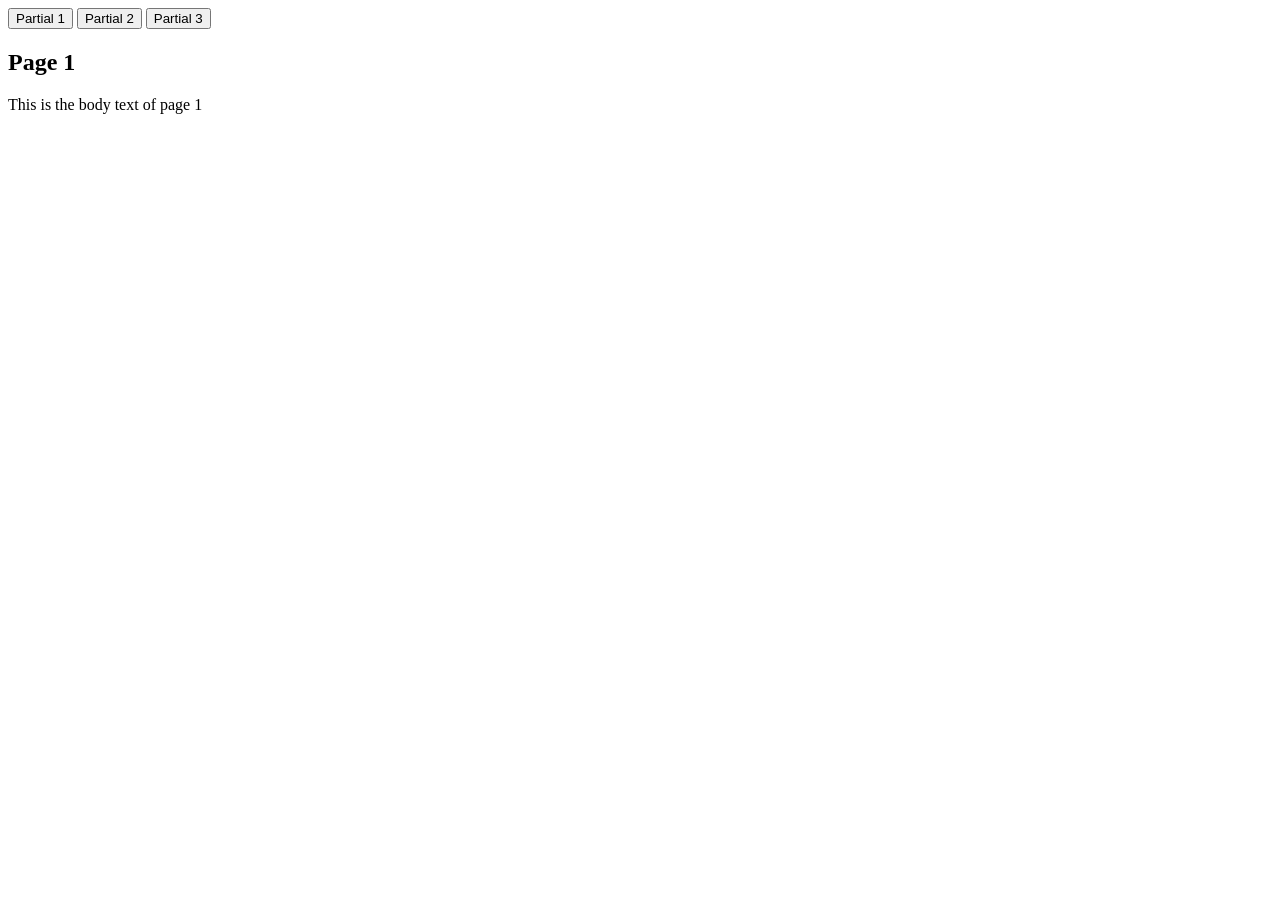
<file: ajax-intro/index.html>
<!DOCTYPE html>
<html lang="en">
  <head>
    <meta charset="UTF-8">
    <meta name="viewport" content="width=device-width, initial-scale=1.0">
    <title>Introduction to asynchronous request</title>
  </head>
  <body>
    <div id="controls">
      <button>Partial 1</button>
      <button>Partial 2</button>
      <button>Partial 3</button>
    </div>
    <div id="dynamic-content"></div>
    <p id="error"></p>
    <script src="js/index.js"></script>
  </body>
</html>
</file>
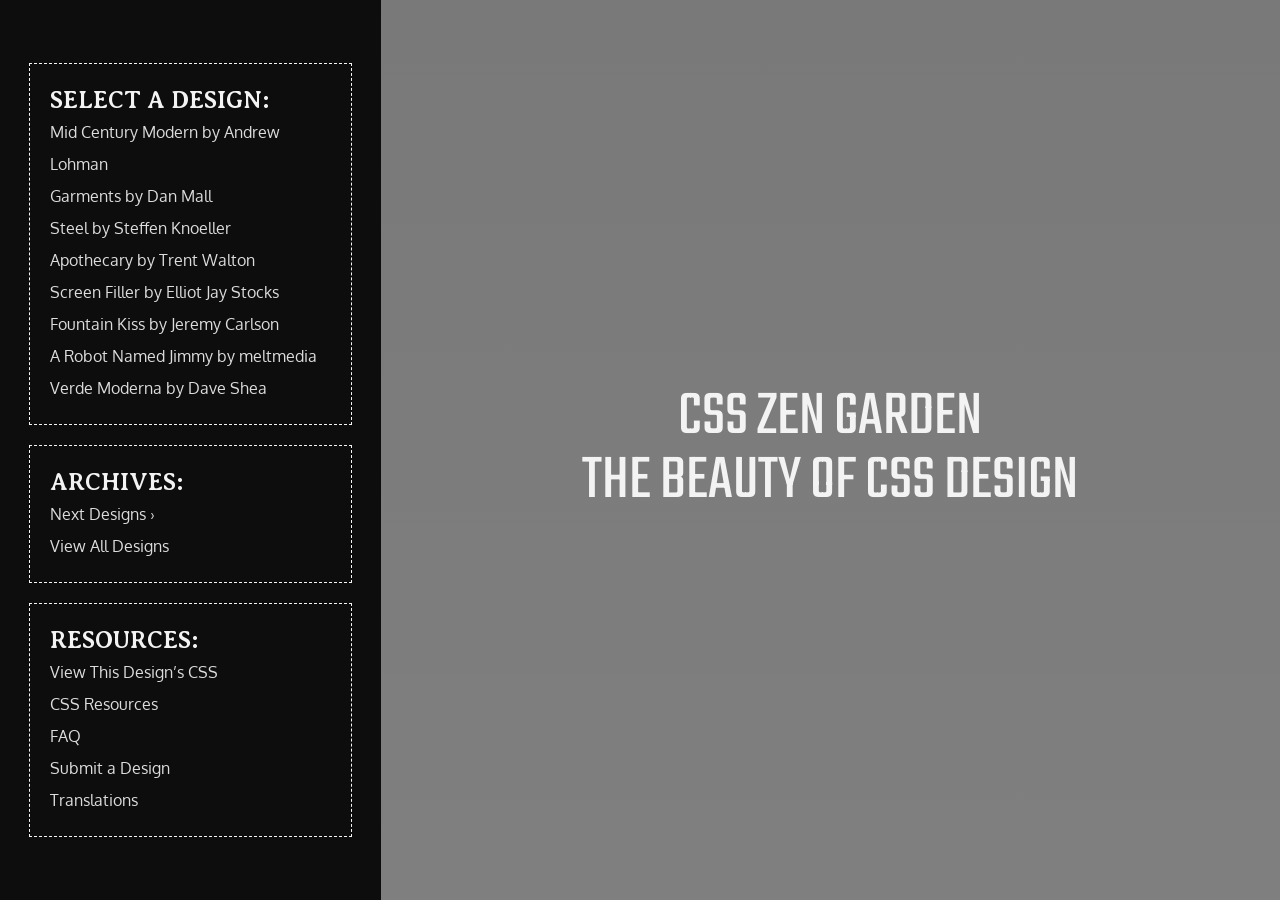
<file: DeGuzmanII-Romeo-a04/index.html>
<!DOCTYPE html>
<html lang="en">

<head>
	<meta charset="utf-8">
	<title>CSS Zen Garden: The Beauty of CSS Design</title>

	<link rel="stylesheet" media="screen" href="styles.css">
	<link rel="alternate" type="application/rss+xml" title="RSS" href="http://www.csszengarden.com/zengarden.xml">

	<meta name="viewport" content="width=device-width, initial-scale=1.0">
	<meta name="author" content="Dave Shea">
	<meta name="description" content="A demonstration of what can be accomplished visually through CSS-based design.">
	<meta name="robots" content="all">


	<!--[if lt IE 9]>
	<script src="script/html5shiv.js"></script>
	<![endif]-->
</head>

<!--



	View source is a feature, not a bug. Thanks for your curiosity and
	interest in participating!

	Here are the submission guidelines for the new and improved csszengarden.com:

	- CSS3? Of course! Prefix for ALL browsers where necessary.
	- go responsive; test your layout at multiple screen sizes.
	- your browser testing baseline: IE9+, recent Chrome/Firefox/Safari, and iOS/Android
	- Graceful degradation is acceptable, and in fact highly encouraged.
	- use classes for styling. Don't use ids.
	- web fonts are cool, just make sure you have a license to share the files. Hosted 
	  services that are applied via the CSS file (ie. Google Fonts) will work fine, but
	  most that require custom HTML won't. TypeKit is supported, see the readme on this
	  page for usage instructions: https://github.com/mezzoblue/csszengarden.com/

	And a few tips on building your CSS file:

	- use :first-child, :last-child and :nth-child to get at non-classed elements
	- use ::before and ::after to create pseudo-elements for extra styling
	- use multiple background images to apply as many as you need to any element
	- use the Kellum Method for image replacement, if still needed. http://goo.gl/GXxdI
	- don't rely on the extra divs at the bottom. Use ::before and ::after instead.

		
-->

<body id="css-zen-garden">
	<div class="page-wrapper">

		<section class="intro" id="zen-intro">
			<header role="banner">
				<h1>CSS Zen Garden</h1>
				<h2>The Beauty of <abbr title="Cascading Style Sheets">CSS</abbr> Design</h2>
			</header>

			<div class="summary" id="zen-summary" role="article">
				<p>A demonstration of what can be accomplished through <abbr
						title="Cascading Style Sheets">CSS</abbr>-based design. Select any style sheet from the list to
					load it into this page.</p>
				<p>Download the example <a href="/examples/index"
						title="This page's source HTML code, not to be modified.">html file</a> and <a
						href="/examples/style.css" title="This page's sample CSS, the file you may modify.">css file</a>
				</p>
			</div>

			<div class="preamble" id="zen-preamble" role="article">
				<h3>The Road to Enlightenment</h3>
				<p>Littering a dark and dreary road lay the past relics of browser-specific tags, incompatible <abbr
						title="Document Object Model">DOM</abbr>s, broken <abbr
						title="Cascading Style Sheets">CSS</abbr> support, and abandoned browsers.</p>
				<p>We must clear the mind of the past. Web enlightenment has been achieved thanks to the tireless
					efforts of folk like the <abbr title="World Wide Web Consortium">W3C</abbr>, <abbr
						title="Web Standards Project">WaSP</abbr>, and the major browser creators.</p>
				<p>The CSS Zen Garden invites you to relax and meditate on the important lessons of the masters. Begin
					to see with clarity. Learn to use the time-honored techniques in new and invigorating fashion.
					Become one with the web.</p>
			</div>
		</section>

		<div class="main supporting" id="zen-supporting" role="main">
			<div class="explanation" id="zen-explanation" role="article">
				<h3>So What is This About?</h3>
				<p>There is a continuing need to show the power of <abbr title="Cascading Style Sheets">CSS</abbr>. The
					Zen Garden aims to excite, inspire, and encourage participation. To begin, view some of the existing
					designs in the list. Clicking on any one will load the style sheet into this very page. The <abbr
						title="HyperText Markup Language">HTML</abbr> remains the same, the only thing that has changed
					is the external <abbr title="Cascading Style Sheets">CSS</abbr> file. Yes, really.</p>
				<p><abbr title="Cascading Style Sheets">CSS</abbr> allows complete and total control over the style of a
					hypertext document. The only way this can be illustrated in a way that gets people excited is by
					demonstrating what it can truly be, once the reins are placed in the hands of those able to create
					beauty from structure. Designers and coders alike have contributed to the beauty of the web; we can
					always push it further.</p>
			</div>

			<div class="participation" id="zen-participation" role="article">
				<h3>Participation</h3>
				<p>Strong visual design has always been our focus. You are modifying this page, so strong <abbr
						title="Cascading Style Sheets">CSS</abbr> skills are necessary too, but the example files are
					commented well enough that even <abbr title="Cascading Style Sheets">CSS</abbr> novices can use them
					as starting points. Please see the <a href="http://www.mezzoblue.com/zengarden/resources/"
						title="A listing of CSS-related resources"><abbr title="Cascading Style Sheets">CSS</abbr>
						Resource Guide</a> for advanced tutorials and tips on working with <abbr
						title="Cascading Style Sheets">CSS</abbr>.</p>
				<p>You may modify the style sheet in any way you wish, but not the <abbr
						title="HyperText Markup Language">HTML</abbr>. This may seem daunting at first if you&#8217;ve
					never worked this way before, but follow the listed links to learn more, and use the sample files as
					a guide.</p>
				<p>Download the sample <a href="/examples/index"
						title="This page's source HTML code, not to be modified.">HTML</a> and <a
						href="/examples/style.css" title="This page's sample CSS, the file you may modify.">CSS</a> to
					work on a copy locally. Once you have completed your masterpiece (and please, don&#8217;t submit
					half-finished work) upload your <abbr title="Cascading Style Sheets">CSS</abbr> file to a web server
					under your control. <a href="http://www.mezzoblue.com/zengarden/submit/"
						title="Use the contact form to send us your CSS file">Send us a link</a> to an archive of that
					file and all associated assets, and if we choose to use it we will download it and place it on our
					server.</p>
			</div>

			<div class="benefits" id="zen-benefits" role="article">
				<h3>Benefits</h3>
				<p>Why participate? For recognition, inspiration, and a resource we can all refer to showing people how
					amazing <abbr title="Cascading Style Sheets">CSS</abbr> really can be. This site serves as equal
					parts inspiration for those working on the web today, learning tool for those who will be tomorrow,
					and gallery of future techniques we can all look forward to.</p>
			</div>

			<div class="requirements" id="zen-requirements" role="article">
				<h3>Requirements</h3>
				<p>Where possible, we would like to see mostly <abbr title="Cascading Style Sheets, levels 1 and 2">CSS
						1 &amp; 2</abbr> usage. <abbr title="Cascading Style Sheets, levels 3 and 4">CSS 3 &amp;
						4</abbr> should be limited to widely-supported elements only, or strong fallbacks should be
					provided. The CSS Zen Garden is about functional, practical <abbr
						title="Cascading Style Sheets">CSS</abbr> and not the latest bleeding-edge tricks viewable by 2%
					of the browsing public. The only real requirement we have is that your <abbr
						title="Cascading Style Sheets">CSS</abbr> validates.</p>
				<p>Luckily, designing this way shows how well various browsers have implemented <abbr
						title="Cascading Style Sheets">CSS</abbr> by now. When sticking to the guidelines you should see
					fairly consistent results across most modern browsers. Due to the sheer number of user agents on the
					web these days &#8212; especially when you factor in mobile &#8212; pixel-perfect layouts may not be
					possible across every platform. That&#8217;s okay, but do test in as many as you can. Your design
					should work in at least IE9+ and the latest Chrome, Firefox, iOS and Android browsers (run by over
					90% of the population).</p>
				<p>We ask that you submit original artwork. Please respect copyright laws. Please keep objectionable
					material to a minimum, and try to incorporate unique and interesting visual themes to your work.
					We&#8217;re well past the point of needing another garden-related design.</p>
				<p>This is a learning exercise as well as a demonstration. You retain full copyright on your graphics
					(with limited exceptions, see <a
						href="http://www.mezzoblue.com/zengarden/submit/guidelines/">submission guidelines</a>), but we
					ask you release your <abbr title="Cascading Style Sheets">CSS</abbr> under a Creative Commons
					license identical to the <a href="http://creativecommons.org/licenses/by-nc-sa/3.0/"
						title="View the Zen Garden's license information.">one on this site</a> so that others may learn
					from your work.</p>
				<p role="contentinfo">By <a href="http://www.mezzoblue.com/">Dave Shea</a>. Bandwidth graciously donated
					by <a href="http://www.mediatemple.net/">mediatemple</a>. Now available: <a
						href="http://www.amazon.com/exec/obidos/ASIN/0321303474/mezzoblue-20/">Zen Garden, the book</a>.
				</p>
			</div>

			<footer>
				<a href="http://validator.w3.org/check/referer" title="Check the validity of this site&#8217;s HTML"
					class="zen-validate-html">HTML</a>
				<a href="http://jigsaw.w3.org/css-validator/check/referer"
					title="Check the validity of this site&#8217;s CSS" class="zen-validate-css">CSS</a>
				<a href="http://creativecommons.org/licenses/by-nc-sa/3.0/"
					title="View the Creative Commons license of this site: Attribution-NonCommercial-ShareAlike."
					class="zen-license">CC</a>
				<a href="http://mezzoblue.com/zengarden/faq/#aaa" title="Read about the accessibility of this site"
					class="zen-accessibility">A11y</a>
				<a href="https://github.com/mezzoblue/csszengarden.com" title="Fork this site on Github"
					class="zen-github">GH</a>
			</footer>

		</div>


		<aside class="sidebar" role="complementary">
			<div class="wrapper">

				<div class="design-selection" id="design-selection">
					<h3 class="select">Select a Design:</h3>
					<nav role="navigation">
						<ul>
							<li>
								<a href="/221/" class="design-name">Mid Century Modern</a> by <a
									href="http://andrewlohman.com/" class="designer-name">Andrew Lohman</a>
							</li>
							<li>
								<a href="/220/" class="design-name">Garments</a> by <a href="http://danielmall.com/"
									class="designer-name">Dan Mall</a>
							</li>
							<li>
								<a href="/219/" class="design-name">Steel</a> by <a href="http://steffen-knoeller.de"
									class="designer-name">Steffen Knoeller</a>
							</li>
							<li>
								<a href="/218/" class="design-name">Apothecary</a> by <a href="http://trentwalton.com"
									class="designer-name">Trent Walton</a>
							</li>
							<li>
								<a href="/217/" class="design-name">Screen Filler</a> by <a
									href="http://elliotjaystocks.com/" class="designer-name">Elliot Jay Stocks</a>
							</li>
							<li>
								<a href="/216/" class="design-name">Fountain Kiss</a> by <a
									href="http://jeremycarlson.com" class="designer-name">Jeremy Carlson</a>
							</li>
							<li>
								<a href="/215/" class="design-name">A Robot Named Jimmy</a> by <a
									href="http://meltmedia.com/" class="designer-name">meltmedia</a>
							</li>
							<li>
								<a href="/214/" class="design-name">Verde Moderna</a> by <a
									href="http://www.mezzoblue.com/" class="designer-name">Dave Shea</a>
							</li>
						</ul>
					</nav>
				</div>

				<div class="design-archives" id="design-archives">
					<h3 class="archives">Archives:</h3>
					<nav role="navigation">
						<ul>
							<li class="next">
								<a href="/214/page1">
									Next Designs <span class="indicator">&rsaquo;</span>
								</a>
							</li>
							<li class="viewall">
								<a href="http://www.mezzoblue.com/zengarden/alldesigns/"
									title="View every submission to the Zen Garden.">
									View All Designs </a>
							</li>
						</ul>
					</nav>
				</div>

				<div class="zen-resources" id="zen-resources">
					<h3 class="resources">Resources:</h3>
					<ul>
						<li class="view-css">
							<a href="style.css" title="View the source CSS file of the currently-viewed design.">
								View This Design&#8217;s <abbr title="Cascading Style Sheets">CSS</abbr> </a>
						</li>
						<li class="css-resources">
							<a href="http://www.mezzoblue.com/zengarden/resources/"
								title="Links to great sites with information on using CSS.">
								<abbr title="Cascading Style Sheets">CSS</abbr> Resources </a>
						</li>
						<li class="zen-faq">
							<a href="http://www.mezzoblue.com/zengarden/faq/"
								title="A list of Frequently Asked Questions about the Zen Garden.">
								<abbr title="Frequently Asked Questions">FAQ</abbr> </a>
						</li>
						<li class="zen-submit">
							<a href="http://www.mezzoblue.com/zengarden/submit/" title="Send in your own CSS file.">
								Submit a Design </a>
						</li>
						<li class="zen-translations">
							<a href="http://www.mezzoblue.com/zengarden/translations/"
								title="View translated versions of this page.">
								Translations </a>
						</li>
					</ul>
				</div>
			</div>
		</aside>


	</div>

	<!--

	These superfluous divs/spans were originally provided as catch-alls to add extra imagery.
	These days we have full ::before and ::after support, favour using those instead.
	These only remain for historical design compatibility. They might go away one day.
		
-->
	<div class="extra1" role="presentation"></div>
	<div class="extra2" role="presentation"></div>
	<div class="extra3" role="presentation"></div>
	<div class="extra4" role="presentation"></div>
	<div class="extra5" role="presentation"></div>
	<div class="extra6" role="presentation"></div>

</body>

</html>
</file>
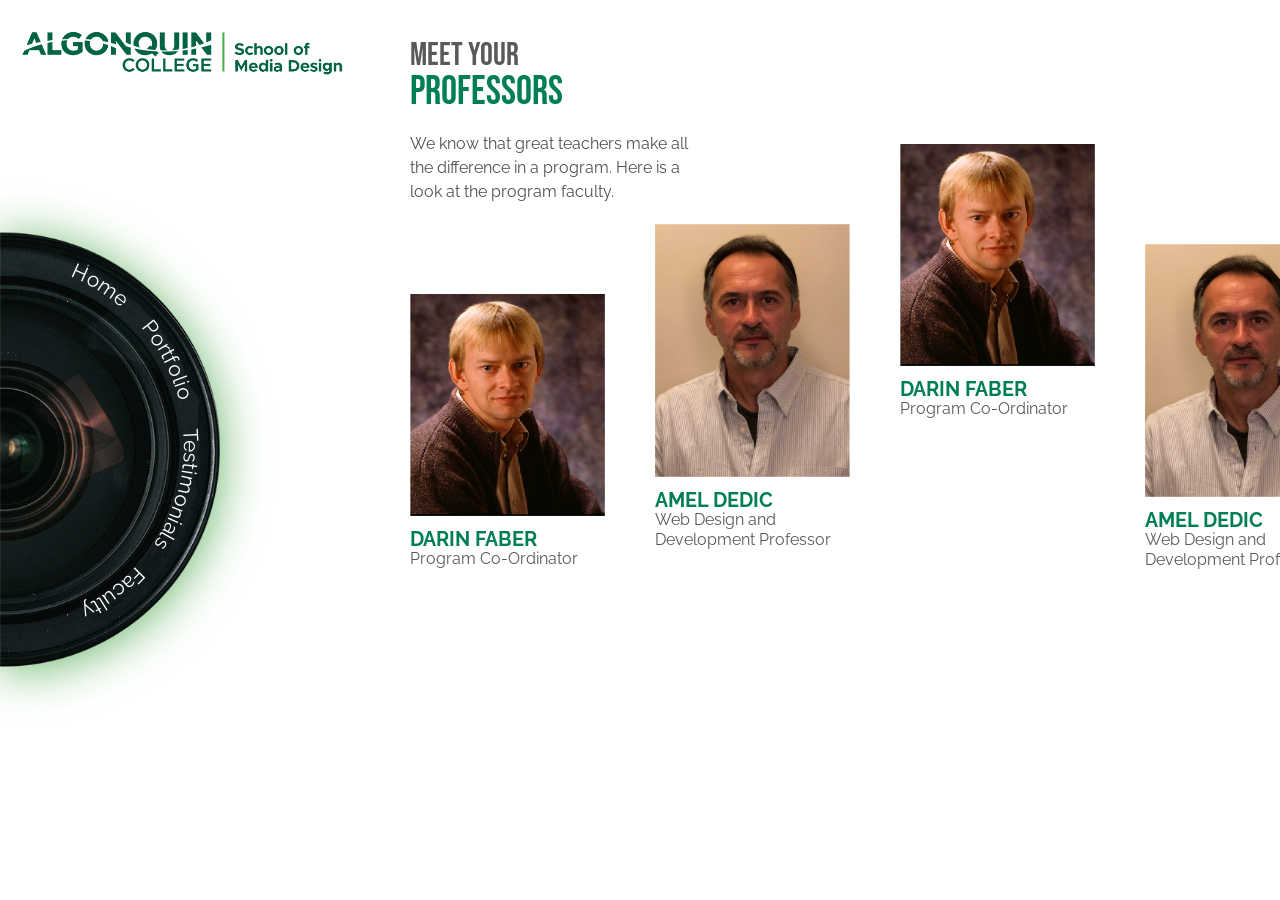
<file: faculty.html>
<!DOCTYPE html>
<html lang="en">
  <head>
    <meta charset="UTF-8" />
    <meta name="viewport" content="width=device-width, initial-scale=1.0" />
    <title>Faculy</title>
    <link rel="stylesheet" type="text/css" href="css/reset.css" />
    <link rel="stylesheet" type="text/css" href="styles.css" />
    <link rel="stylesheet" type="text/css" href="css/design-system.css" />
    <link rel="stylesheet" type="text/css" href="css/testimonials.css" />
    <link rel="stylesheet" type="text/css" href="css/faculty.css">
    <link rel="stylesheet" type="text/css" href="css/portfolio.css">

  </head>

  <body>
    <div class="flex_container">
      <div class="navContainer">
        <nav>
          <img id="logo-img" src="img/logo.png" alt="Logo" />
          <div class="nav-main-container">
            <img
              id="nav-bg-img"
              src="img/nav-background.png"
              alt="Navigation Background, A half cut of Camera Lens"
            />

            <div class="nav-link-container">
              <svg width="550" height="450">
                <path id="curve" d="M 280 100 A 180 180 0 0 1 280 460"></path>
                <text class="text">
                  <textPath
                    class="nav-links"
                    href="#curve"
                    startOffset="12%"
                    spacing="20%"
                  >
                    <a class="nav-link" href="index.html">Home</a>
                    <tspan>&nbsp;&nbsp;&nbsp;&nbsp;&nbsp;</tspan>
                    <a href="portfolio.html">Portfolio</a>
                    <tspan>&nbsp;&nbsp;&nbsp;&nbsp;&nbsp;</tspan>
                    <a href="testimonials.html">Testimonials</a>
                    <tspan>&nbsp;&nbsp;&nbsp;&nbsp;&nbsp;</tspan>
                    <a href="faculty.html">Faculty</a>
                    <tspan>&nbsp;&nbsp;&nbsp;&nbsp;&nbsp;</tspan>
                  </textPath>
                </text>
              </svg>
            </div>
          </div>
        </nav>
      </div>

      <!-- slide 6 start -->
      <div class="faculty_slide">

        <div class="slide6_header_container">
          <div class="slide6_header_1 page_title_1">
            <h1>MEET YOUR</h1>
          </div>
          <div class="slide6_header_2 page_title_2">
            <h1>PROFESSORS</h1>
          </div>

          <div class="slide6_p">
            <p>We know that great teachers make all the difference in a program. Here is a look at the program faculty.</p>
          </div>
        </div>

        <div class="slide6_professors_container">

          <div class="slide6_prof_card">
            <img src="img/slide6_prof1.png" alt="" class="slide6_prof_img">
            <div class="slide6_desc_container">
              <div class="slide6_professor_h2">
                <h2>DARIN FABER</h2>
              </div>
              <div class="slide6_professor_h3">
                <h3>Program Co-Ordinator</h3>
              </div>
            </div>
          </div>

          <div class="slide6_prof_card">
            <img src="img/slide6_prof2.png" alt="" class="slide6_prof_img">
            <div class="slide6_desc_container">
              <div class="slide6_professor_h2">
                <h2>AMEL DEDIC</h2>
              </div>
              <div class="slide6_professor_h3">
                <h3>Web Design and<br>Development Professor</h3>
              </div>
            </div>
          </div>

          <div class="slide6_prof_card">
            <img src="img/slide6_prof1.png" alt="" class="slide6_prof_img">
            <div class="slide6_desc_container">
              <div class="slide6_professor_h2">
                <h2>DARIN FABER</h2>
              </div>
              <div class="slide6_professor_h3">
                <h3>Program Co-Ordinator</h3>
              </div>
            </div>
          </div>

          <div class="slide6_prof_card">
            <img src="img/slide6_prof2.png" alt="" class="slide6_prof_img">
            <div class="slide6_desc_container">
              <div class="slide6_professor_h2">
                <h2>AMEL DEDIC</h2>
              </div>
              <div class="slide6_professor_h3">
                <h3>Web Design and<br>Development Professor</h3>
              </div>
            </div>
          </div>

        </div>

        <div class="slide6_photoObject_container">
          <img src="img/slide6_photoObject.png" alt="slide6_photoObject" class="slide6_photoObject_image">
        </div>
      </div>
      <!-- slide 6 end -->

      <!-- porfolio slide2 start -->
      <div class="faculty_slide2">

        <div class="portfolio_imageContainer">
          <img src="img/slide6_prof1.png" alt="" class="slide6_prof_img">
          <div class="slide6_desc_container">
            <div class="slide6_professor_h2">
              <h2>DARIN FABER</h2>
            </div>
            <div class="slide6_professor_h3">
              <h3>Program Co-Ordinator</h3>
            </div>
          </div>
        </div>

        <div class="portfolio_imageContainer">
          <img src="img/slide6_prof2.png" alt="" class="slide6_prof_img">
          <div class="slide6_desc_container">
            <div class="slide6_professor_h2">
              <h2>AMEL DEDIC</h2>
            </div>
            <div class="slide6_professor_h3">
              <h3>Web Design and<br>Development Professor</h3>
            </div>
          </div>
        </div>

      </div>
      <!-- portfolio slide2 end -->

      <!-- footer -->
      <!-- footer -->
      <div class="footer">
        <!-- left colummn start-->
        <div class="footer_leftCol">

          <div class="footer_header_container">
            <div class="footer_header_1 page_title_1">
              <h1>DOWNLOAD THE</h1>
            </div>
            <div class="footer_header_2 page_title_2">
              <h1>PROGRAM&nbsp;OVERVIEW&nbsp;PDF</h1>
            </div>

            <div class="footer_download_container">
              <a href="#">
                <div class="footer_downloadCta cta_button">DOWNLOAD</div>
              </a>
            </div>
          </div>

          <div class="footer_branchList">

            <div class="footer_branchList_row">
              <div class="footer_branch">
                <div class="footer_city"><p>Ottawa</p></div>
                <div class="footer_address">
                  <p>
                    385 Woodroffe Ave<br />
                    Ottawa, Ontario<br />
                    K2G 1V8<br />
                    613-727-4723
                  </p>
                </div>
              </div>

              <div class="footer_branch">
                <div class="footer_city"><p>Pembroke</p></div>
                <div class="footer_address">
                  <p>
                    1 College Way<br />
                    Pembroke, Ontario<br />
                    K8A 0C8<br />
                    613-735-4700
                  </p>
                </div>
              </div>
            </div>

            <div class="footer_branchList_row">
              <div class="footer_branch">
                <div class="footer_city"><p>Perth</p></div>
                <div class="footer_address">
                  <p>
                    7 Craig St <br />
                    Perth, Ontario <br />
                    K7H 1X7 <br />
                    613-267-2859
                  </p>
                </div>
              </div>

              <div class="footer_branch">
                <div class="footer_city"><p>Online</p></div>
                <div class="footer_address">
                  <p>
                    1385 Woodroffe Ave<br />
                    Ottawa, Ontario<br />
                    K2G 1V8<br />
                    613-727-4723
                  </p>
                </div>
              </div>
            </div>
          </div>

          <div class="footer_icons">
            <div class="footer_icons_row1">
              <div>
                <a href="#">
                  <img src="img/ig.png" alt="" />
                </a>
              </div>
              <div>
                <a href="#">
                  <img src="img/fb.png" alt="" />
                </a>
              </div>
              <div>
                <a href="#">
                  <img src="img/x.png" alt="" />
                </a>
              </div>
            </div>

            <div class="footer_icons_row2">
              <div>
                <a href="#">
                  <img src="img/linkedin.png" alt="" />
                </a>
              </div>
              <div>
                <a href="#">
                  <img src="img/tiktok.png" alt="" />
                </a>
              </div>
              <div>
                <a href="#">
                  <img src="img/yt.png" alt="" />
                </a>
              </div>
            </div>
          </div>

        </div>
        <!-- left colummn end-->

        <!-- right column start -->
        <div class="footer_rightColumn">
          <div class="footer_logo_container">
            <img src="img/ac_logo.png" alt="" />
          </div>

          <div class="footer_desc">
            <p>
              The Algonquin College School of Media and Design is an innovative
              and forward-thinking learning environment that fosters independent
              decision-making, self-expression, technology, and teamwork; taught
              by experts in their industries and matched with real-word projects
              and real clients.
            </p>
          </div>

          <div class="footer_apply_container">
            <a href="#">
              <div class="footer_applyCta cta_button">APPLY NOW</div>
            </a>
          </div>

          <div class="footer_photoObject_container">
            <img
              src="img/footer_photoObject.png"
              alt="footer_photoObject"
              class="footer_photoObject"
            />
          </div>
        </div>
        <!-- right column end -->
      </div>
    </div>

    <script>
      const container = document.querySelector(".flex_container");

      container.addEventListener("wheel", (event) => {
        event.preventDefault(); // prevent vertical scroll
        document.documentElement.scrollLeft += event.deltaX;
        document.documentElement.scrollLeft += event.deltaY;
      });

      // js added by Jeevan
      document.addEventListener("DOMContentLoaded", () => {
        let lastScrollTop = 0;
        const navMainContainer = document.querySelector(".nav-main-container");

        window.addEventListener("scroll", () => {
          const scrollTop =
            window.pageXOffset || document.documentElement.scrollTop;

          if (scrollTop > lastScrollTop) {
            // Scroll down
            navMainContainer.classList.add("hidden");
          } else {
            // Scroll up
            navMainContainer.classList.remove("hidden");
          }

          lastScrollTop = scrollTop <= 0 ? 0 : scrollTop;
        });
      });
    </script>
  </body>
</html>
</file>
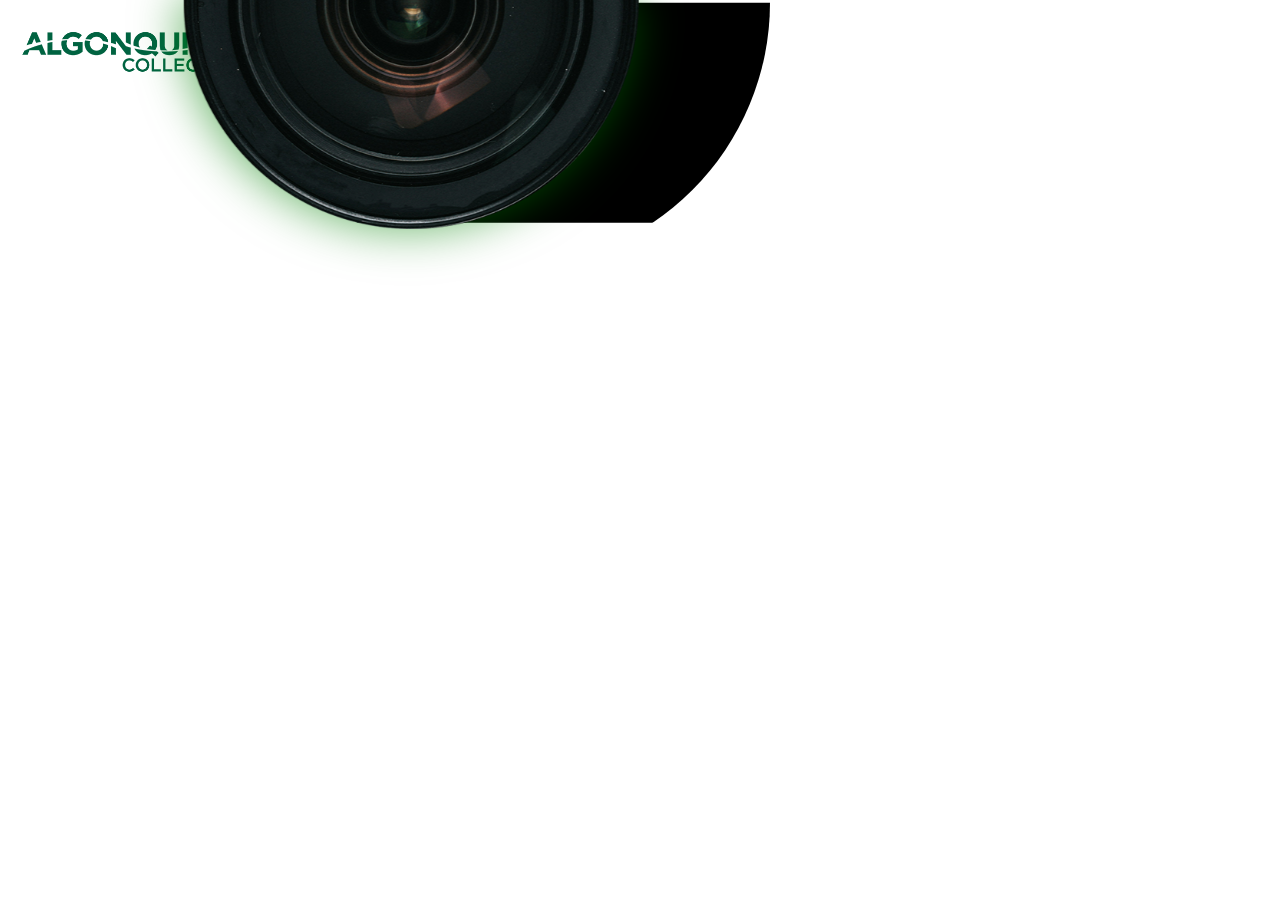
<file: nav-mobile.html>
<!DOCTYPE html>
<html lang="en">
<head>
    <meta charset="UTF-8">
    <meta name="viewport" content="width=device-width, initial-scale=1.0">
    <title>Document</title>
</head>
<body>
    <style>
body {
    margin: 0;
    padding: 0;
  
    
  
   
}

nav{
    display:flex;
}


#logo-img {
    position: absolute;
    top: 10px;
    left: 0px;
    width: 480px; 
    height: auto;
    transition: transform 0s ease-in-out;
}




#nav-bg-img {
    position: relative;
   
    max-width: 220px;
    rotate:90deg;
    z-index: 9999;
    filter: drop-shadow(0 4px 24px rgba(0, 128, 0, 0.6));
    top: 0%;
    align-items: center;
    justify-content: center;
   
}

.nav-main-container {
    width: 400px;
    transform: translate(50%, -50%);
    display: flex;
    align-content: center;
    justify-content: center; }

    #nav-bg-img {
    position: relative;
    max-width: 230px;
    rotate: 90deg;
    z-index: 13999;
    filter: drop-shadow(0 4px 24px rgba(0, 128, 0, 0.6));
    top: 25%;
    transform: translate(0%, -63%);}



#curve {
    fill: black;
}

.nav-links a {
    text-decoration: none;
    font-size: 1.5em;
    font-weight: bold;
    fill: white;
}


    </style>
<div>
        <nav>
            <img id="logo-img" src="img/logo.png" alt="Logo">
                    <div class="nav-main-container">
                      
                      <img id="nav-bg-img" src="img/nav-background.png" alt="Navigation Background, A half cut of Camera Lens">
                
                      <div class="nav-link-container">
                        <svg width="550" height="450">
                            <path id="curve" d="M 0 230 A 210 210 2 1 0 530 230"></path>                            <text class="text">
                              <textPath
                                class="nav-links"
                                href="#curve"
                                startOffset="5%"
                              >                            <textPath class="nav-links" href="#curve" startOffset="12%" spacing="20%">
                              <a class="nav-link" href="index.html">Home</a>
                              <tspan>&nbsp;&nbsp;&nbsp;&nbsp;&nbsp;</tspan>
                              <a href="portfolio.html">Portfolio</a>
                              <tspan>&nbsp;&nbsp;&nbsp;&nbsp;&nbsp;</tspan>
                              <a href="testimonials.html">Testimonials</a>
                              <tspan>&nbsp;&nbsp;&nbsp;&nbsp;&nbsp;</tspan>
                              <a href="faculty.html">Faculty</a>
                              <tspan>&nbsp;&nbsp;&nbsp;&nbsp;&nbsp;</tspan>
                            </textPath>
                          </text>
                        </svg>
                      </div>
                    </div>
                  </nav>                 
</div>

    
</body>
</html>
</file>
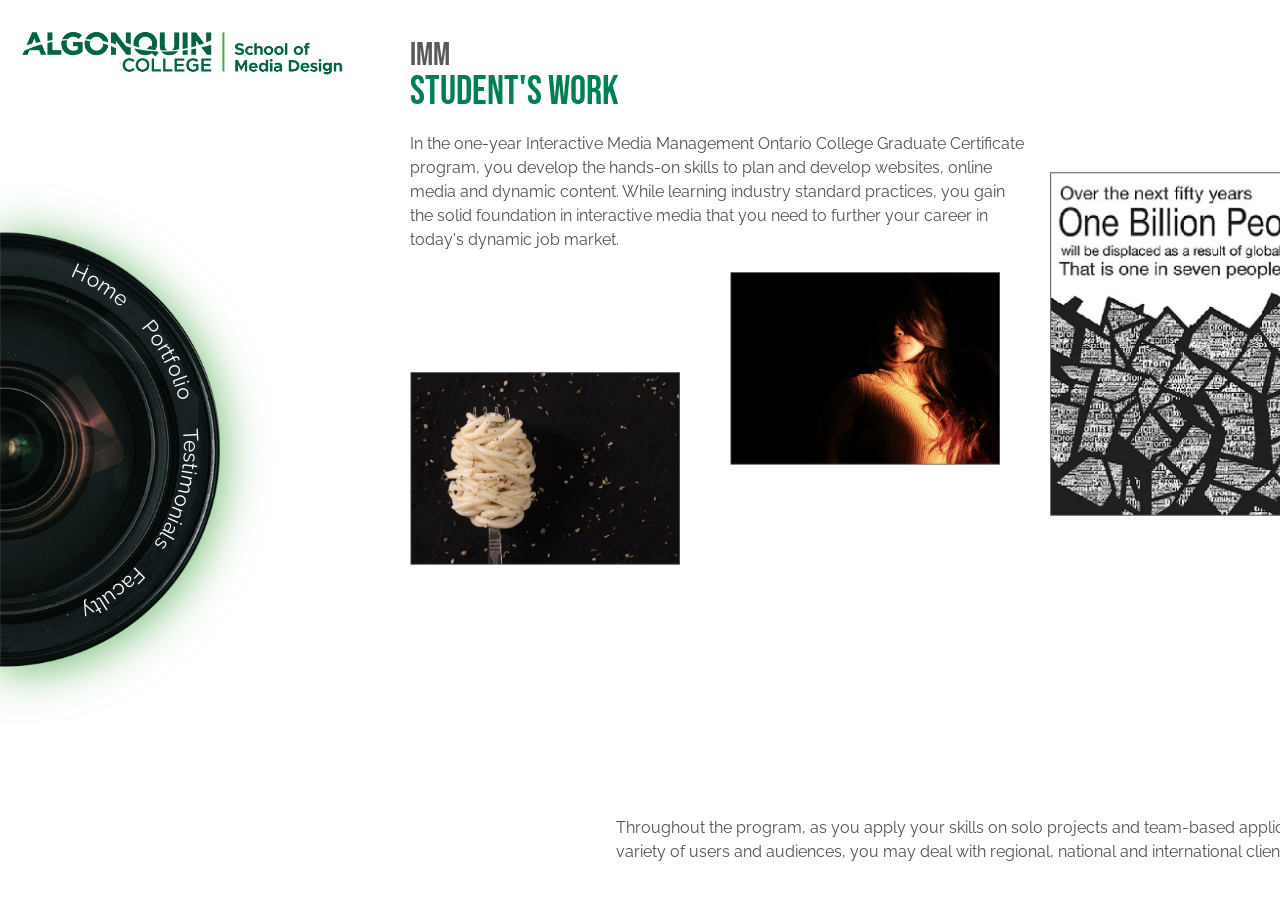
<file: portfolio.html>
<!DOCTYPE html>
<html lang="en">
  <head>
    <meta charset="UTF-8" />
    <meta name="viewport" content="width=device-width, initial-scale=1.0" />
    <title>Testimonials</title>
    <link rel="stylesheet" type="text/css" href="css/reset.css" />
    <link rel="stylesheet" type="text/css" href="styles.css" />
    <link rel="stylesheet" type="text/css" href="css/design-system.css" />
    <link rel="stylesheet" type="text/css" href="css/testimonials.css" />
    <link rel="stylesheet" type="text/css" href="css/faculty.css">
    <link rel="stylesheet" type="text/css" href="css/portfolio.css">

  </head>

  <body>
    <div class="flex_container">
      <div class="navContainer">
        <nav>
          <img id="logo-img" src="img/logo.png" alt="Logo" />
          <div class="nav-main-container">
            <img
              id="nav-bg-img"
              src="img/nav-background.png"
              alt="Navigation Background, A half cut of Camera Lens"
            />

            <div class="nav-link-container">
              <svg width="550" height="450">
                <path id="curve" d="M 280 100 A 180 180 0 0 1 280 460"></path>
                <text class="text">
                  <textPath
                    class="nav-links"
                    href="#curve"
                    startOffset="12%"
                    spacing="20%"
                  >
                    <a class="nav-link" href="index.html">Home</a>
                    <tspan>&nbsp;&nbsp;&nbsp;&nbsp;&nbsp;</tspan>
                    <a href="portfolio.html">Portfolio</a>
                    <tspan>&nbsp;&nbsp;&nbsp;&nbsp;&nbsp;</tspan>
                    <a href="testimonials.html">Testimonials</a>
                    <tspan>&nbsp;&nbsp;&nbsp;&nbsp;&nbsp;</tspan>
                    <a href="faculty.html">Faculty</a>
                    <tspan>&nbsp;&nbsp;&nbsp;&nbsp;&nbsp;</tspan>
                  </textPath>
                </text>
              </svg>
            </div>
          </div>
        </nav>
      </div>

      <!-- porfolio page start -->
      <div class="portfolio_slide1">

        <div class="slide4_header_container">
          <div class="slide4_header_1 page_title_1">
            <h1>IMM</h1>
          </div>
          <div class="slide4_header_2 page_title_2">
            <h1>Student's Work</h1>
          </div>

          <div class="slide4_p">
            <p>In the one-year Interactive Media Management Ontario College Graduate Certificate program, you develop the hands-on skills to plan and develop websites, online media and dynamic content. While learning industry standard practices, you gain the solid foundation in interactive media that you need to further your career in today's dynamic job market.</p>
          </div>
        </div>

        <div class="slide4_invisible">

          <div class="slide4_cardsContainer">

            <div class="slide4_firstTwo">

              <div class="slide4_cardHolder" style="width: 50%">
                <img src="img/slide4_portfolio1.png" alt="" class="slide4_portfolio_img">
                <div class="slide4_desc_container">
                  <div class="slide4_portfolio_h3">
                    <h3>
                    PORTFOLIO 1</h3>
                  </div>
                  <div class="slide4_portfolio_h4">
                    <h4>PHOTO</h4>
                  </div>
                </div>
              </div>

              <div class="slide4_cardHolder" style="width: 50%">
                <img src="img/slide4_portfolio2.png" alt="" class="slide4_portfolio_img">
                <div class="slide4_desc_container">
                  <div class="slide4_portfolio_h3">
                    <h3>PORTFOLIO 2</h3>
                  </div>
                  <div class="slide4_portfolio_h4">
                    <h4>PHOTO</h4>
                  </div>
                </div>
              </div>

            </div>

            <div class="slide4_lastTwo">

              <div class="slide4_cardHolder">
                <img src="img/slide4_portfolio3.png" alt="" class="slide4_portfolio_img">
                <div class="slide4_desc_container">
                  <div class="slide4_portfolio_h3">
                    <h3>PORTFOLIO 3</h3>
                  </div>
                  <div class="slide4_portfolio_h4">
                    <h4>PHOTO</h4>
                  </div>
                </div>
              </div>

              <div class="slide4_cardHolder">
                <img src="img/slide4_portfolio4.png" alt="" class="slide4_portfolio_img">
                <div class="slide4_desc_container">
                  <div class="slide4_portfolio_h3">
                    <h3>PORTFOLIO 4</h3>
                  </div>
                  <div class="slide4_portfolio_h4">
                    <h4>PHOTO</h4>
                  </div>
                </div>
              </div>

            </div>
          </div>
        </div>


        <div class="slide4_bottomSection">
          <div class="slide4_bottomSection_text">
            <p>Throughout the program, as you apply your skills on solo projects and team-based applications for a wide variety of users and audiences, you may deal with regional, national and international clients.</p>
          </div>
        </div>



        <div class="slide4_photoObject_container">
          <img src="img/slide4_photoObject.png" alt="slide2_photoObject" class="slide4_photoObject_image">
        </div>
      </div>
      <!-- portfolio page end -->

      <!-- porfolio slide2 start -->
      <div class="portfolio_slide2">

        <div class="portfolio_imageContainer">
          <img src="img/slide4_portfolio1.png" alt="" class="">
        </div>

        <div class="portfolio_imageContainer">
          <img src="img/slide4_portfolio2.png" alt="" class="">
        </div>

        <div class="portfolio_imageContainer">
          <img src="img/slide4_portfolio3.png" alt="" class="">
        </div>

        <div class="portfolio_imageContainer">
          <img src="img/slide4_portfolio4.png" alt="" class="">
        </div>

      </div>
      <!-- portfolio slide2 end -->

      <!-- porfolio slide3 start -->
      <div class="portfolio_slide3">

        <div class="portfolio_imageContainer">
          <img src="img/slide4_portfolio1.png" alt="" class="">
        </div>

        <div class="portfolio_imageContainer">
          <img src="img/slide4_portfolio2.png" alt="" class="">
        </div>

        <div class="portfolio_imageContainer">
          <img src="img/slide4_portfolio3.png" alt="" class="">
        </div>

        <div class="portfolio_imageContainer">
          <img src="img/slide4_portfolio4.png" alt="" class="">
        </div>

      </div>
      <!-- portfolio slide3 end -->

      <!-- footer -->
      <div class="footer">
        <!-- left colummn start-->
        <div class="footer_leftCol">

          <div class="footer_header_container">
            <div class="footer_header_1 page_title_1">
              <h1>DOWNLOAD THE</h1>
            </div>
            <div class="footer_header_2 page_title_2">
              <h1>PROGRAM&nbsp;OVERVIEW&nbsp;PDF</h1>
            </div>

            <div class="footer_download_container">
              <a href="#">
                <div class="footer_downloadCta cta_button">DOWNLOAD</div>
              </a>
            </div>
          </div>

          <div class="footer_branchList">

            <div class="footer_branchList_row">
              <div class="footer_branch">
                <div class="footer_city"><p>Ottawa</p></div>
                <div class="footer_address">
                  <p>
                    385 Woodroffe Ave<br />
                    Ottawa, Ontario<br />
                    K2G 1V8<br />
                    613-727-4723
                  </p>
                </div>
              </div>

              <div class="footer_branch">
                <div class="footer_city"><p>Pembroke</p></div>
                <div class="footer_address">
                  <p>
                    1 College Way<br />
                    Pembroke, Ontario<br />
                    K8A 0C8<br />
                    613-735-4700
                  </p>
                </div>
              </div>
            </div>

            <div class="footer_branchList_row">
              <div class="footer_branch">
                <div class="footer_city"><p>Perth</p></div>
                <div class="footer_address">
                  <p>
                    7 Craig St <br />
                    Perth, Ontario <br />
                    K7H 1X7 <br />
                    613-267-2859
                  </p>
                </div>
              </div>

              <div class="footer_branch">
                <div class="footer_city"><p>Online</p></div>
                <div class="footer_address">
                  <p>
                    1385 Woodroffe Ave<br />
                    Ottawa, Ontario<br />
                    K2G 1V8<br />
                    613-727-4723
                  </p>
                </div>
              </div>
            </div>
          </div>

          <div class="footer_icons">
            <div class="footer_icons_row1">
              <div>
                <a href="#">
                  <img src="img/ig.png" alt="" />
                </a>
              </div>
              <div>
                <a href="#">
                  <img src="img/fb.png" alt="" />
                </a>
              </div>
              <div>
                <a href="#">
                  <img src="img/x.png" alt="" />
                </a>
              </div>
            </div>

            <div class="footer_icons_row2">
              <div>
                <a href="#">
                  <img src="img/linkedin.png" alt="" />
                </a>
              </div>
              <div>
                <a href="#">
                  <img src="img/tiktok.png" alt="" />
                </a>
              </div>
              <div>
                <a href="#">
                  <img src="img/yt.png" alt="" />
                </a>
              </div>
            </div>
          </div>

        </div>
        <!-- left colummn end-->

        <!-- right column start -->
        <div class="footer_rightColumn">
          <div class="footer_logo_container">
            <img src="img/ac_logo.png" alt="" />
          </div>

          <div class="footer_desc">
            <p>
              The Algonquin College School of Media and Design is an innovative
              and forward-thinking learning environment that fosters independent
              decision-making, self-expression, technology, and teamwork; taught
              by experts in their industries and matched with real-word projects
              and real clients.
            </p>
          </div>

          <div class="footer_apply_container">
            <a href="#">
              <div class="footer_applyCta cta_button">APPLY NOW</div>
            </a>
          </div>

          <div class="footer_photoObject_container">
            <img
              src="img/footer_photoObject.png"
              alt="footer_photoObject"
              class="footer_photoObject"
            />
          </div>
        </div>
        <!-- right column end -->
      </div>
    </div>

    <script>
      const container = document.querySelector(".flex_container");

      container.addEventListener("wheel", (event) => {
        event.preventDefault(); // prevent vertical scroll
        document.documentElement.scrollLeft += event.deltaX;
        document.documentElement.scrollLeft += event.deltaY;
      });

      // js added by Jeevan
      document.addEventListener("DOMContentLoaded", () => {
        let lastScrollTop = 0;
        const navMainContainer = document.querySelector(".nav-main-container");

        window.addEventListener("scroll", () => {
          const scrollTop =
            window.pageXOffset || document.documentElement.scrollTop;

          if (scrollTop > lastScrollTop) {
            // Scroll down
            navMainContainer.classList.add("hidden");
          } else {
            // Scroll up
            navMainContainer.classList.remove("hidden");
          }

          lastScrollTop = scrollTop <= 0 ? 0 : scrollTop;
        });
      });
    </script>
  </body>
</html>
</file>
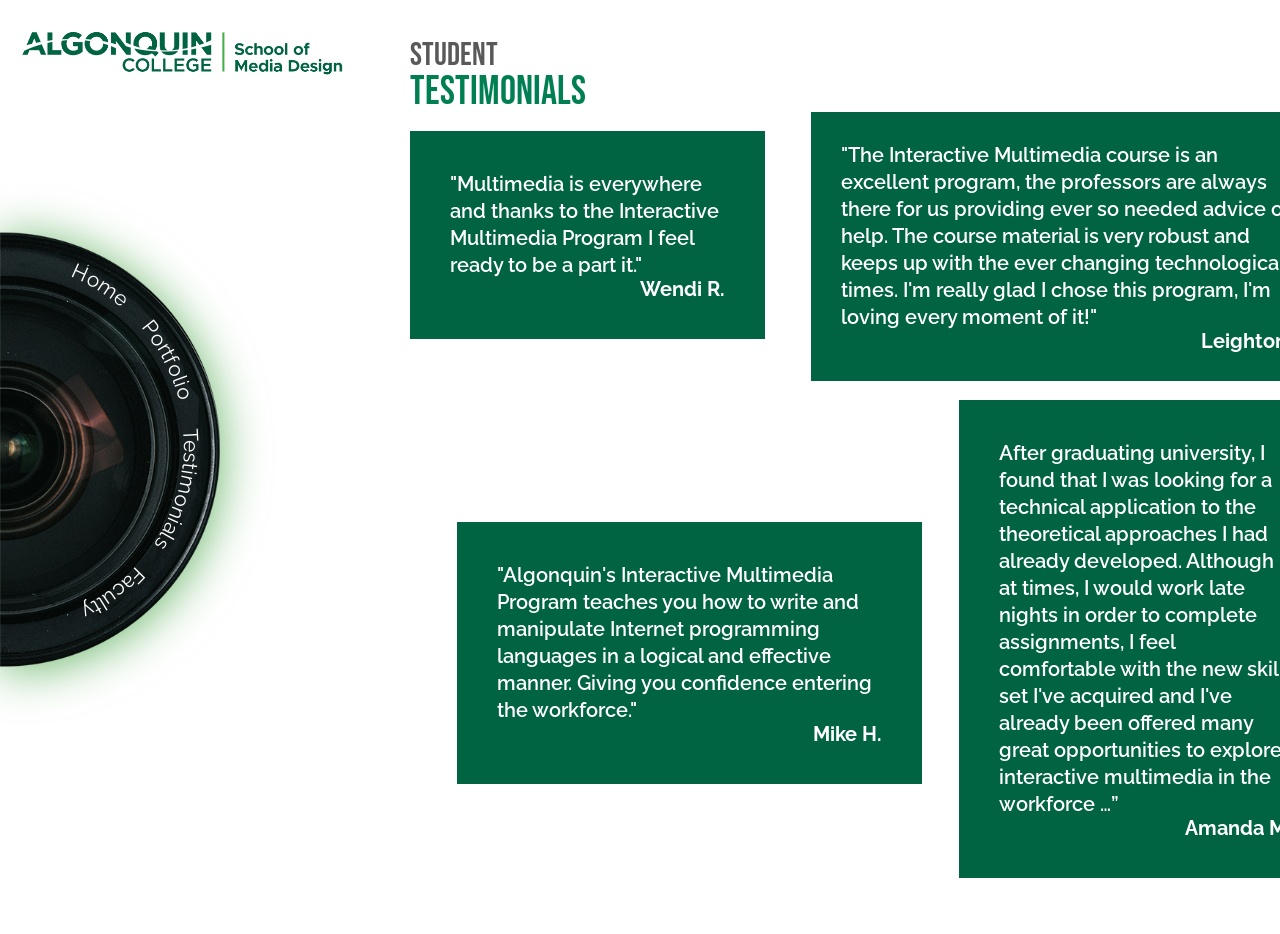
<file: testimonials.html>
<!DOCTYPE html>
<html lang="en">
  <head>
    <meta charset="UTF-8" />
    <meta name="viewport" content="width=device-width, initial-scale=1.0" />
    <title>Testimonials</title>
    <link rel="stylesheet" type="text/css" href="css/reset.css" />
    <link rel="stylesheet" type="text/css" href="styles.css" />
    <link rel="stylesheet" type="text/css" href="css/design-system.css" />
    <link rel="stylesheet" type="text/css"  href="css/testimonials.css" />
    <link rel="stylesheet" type="text/css"  href="css/faculty.css">
    <link rel="stylesheet" type="text/css" href="css/portfolio.css">
  </head>

  <body>
    <div class="flex_container">
      <div class="navContainer">
        <nav>
          <img id="logo-img" src="img/logo.png" alt="Logo" />
          <div class="nav-main-container">
            <img
              id="nav-bg-img"
              src="img/nav-background.png"
              alt="Navigation Background, A half cut of Camera Lens"
            />

            <div class="nav-link-container">
              <svg width="550" height="450">
                <path id="curve" d="M 280 100 A 180 180 0 0 1 280 460"></path>
                <text class="text">
                  <textPath
                    class="nav-links"
                    href="#curve"
                    startOffset="12%"
                    spacing="20%"
                  >
                    <a class="nav-link" href="index.html">Home</a>
                    <tspan>&nbsp;&nbsp;&nbsp;&nbsp;&nbsp;</tspan>
                    <a href="portfolio.html">Portfolio</a>
                    <tspan>&nbsp;&nbsp;&nbsp;&nbsp;&nbsp;</tspan>
                    <a href="testimonials.html">Testimonials</a>
                    <tspan>&nbsp;&nbsp;&nbsp;&nbsp;&nbsp;</tspan>
                    <a href="faculty.html">Faculty</a>
                    <tspan>&nbsp;&nbsp;&nbsp;&nbsp;&nbsp;</tspan>
                  </textPath>
                </text>
              </svg>
            </div>
          </div>
        </nav>testimonial_page1
      </div>

      <!-- slide1 start -->
      <div class=" testimonial_page_1">
        <div class="testimonial_page_headers">
          <div class="page_title_1">
            <h1>STUDENT</h1>
          </div>
          <div class="page_title_2">
            <h1>TESTIMONIALS</h1>
          </div>
        </div>

        <div class="c1">
          <div class="t1">
            <div class="testimonial_desc">
              <p>
                "Multimedia is everywhere and thanks to the Interactive
                Multimedia Program I feel ready to be a part it."
              </p>
            </div>
            <div class="testimonial_person">
              <p>Wendi R.</p>
            </div>
          </div>

          <div class="t2">
            <div class="testimonial_desc">
              <p>
                "The Interactive Multimedia course is an excellent program, the
                professors are always there for us providing ever so needed
                advice or help. The course material is very robust and keeps up
                with the ever changing technological times. I'm really glad I
                chose this program, I'm loving every moment of it!"
              </p>
            </div>
            <div class="testimonial_person">
              <p>Leighton R.</p>
            </div>
          </div>
        </div>

        <div class="c2">
          <div class="t3">
            <div class="testimonial_desc">
              <p>
                "Algonquin's Interactive Multimedia Program teaches you how to
                write and manipulate Internet programming languages in a logical
                and effective manner. Giving you confidence entering the
                workforce."
              </p>
            </div>
            <div class="testimonial_person">
              <p>Mike H.</p>
            </div>
          </div>

          <div class="t4">
            <div class="testimonial_desc">
              <p>
                After graduating university, I found that I was looking for a
                technical application to the theoretical approaches I had
                already developed. Although at times, I would work late nights
                in order to complete assignments, I feel comfortable with the
                new skill set I've acquired and I've already been offered many
                great opportunities to explore interactive multimedia in the
                workforce …”
              </p>
            </div>

            <div class="testimonial_person">
              <p>Amanda M.</p>
            </div>
          </div>
        </div>
      </div>
      <!-- slide 5 end -->
      <!-- slide 2 starts-->
      <div class="testimonial_page_2">
        <div class="c3">
          <div class="t5">
            <div class="testimonial_desc">
              <p>
                I likely won't see you again since I am off to China in one week
                (!!) I just loved all of my classes and the program itself. I
                learned so much and now I'm convinced that I made the right
                choice to go back to school to pursue something I'm really
                passionate about.
              </p>
            </div>
            <div class="testimonial_person">
              <p>Melanie K.</p>
            </div>
          </div>

          <div class="t6">
            <div class="testimonial_desc">
              <p>
                "If you are looking to do something which will give you a better
                career, enhanced knowledge of media and web industry and a
                perfect blend of design and development, Interactive Multimedia
                is the perfect program of choice."
              </p>
            </div>

            <div class="testimonial_person">
              <p>Abhay S.</p>
            </div>
          </div>
        </div>
        <div class="c4">
          <div class="t7">
            <div class="testimonial_desc">
              <p>
                I've just now realized I never got back to you on this quote
                thing. but my brain is pretty much mush right now, and I don't
                think I could form a coherent sentence, besides, "I've never
                worked so hard in my whole frickin' life!!" Now there's a quote
                for ya'.
              </p>
            </div>
            <div class="testimonial_person">
              <p>Deanna W.</p>
            </div>
          </div>

          <div class="t8">
            <div class="testimonial_desc">
              <p>
                “Intensive detailed and hands on. Real life experience to build
                a career on IMM (Interactive Media Management) is where you
                start if you want to learn front end design, and the framework
                of whats behind the scenes of Web & Media Design.”
              </p>
            </div>

            <div class="testimonial_person">
              <p>Jessica A.</p>
            </div>
          </div>
        </div>
      </div>

      <!-- slide 2 end -->
      <!-- slide 3 starts -->
      <div class="testimonial_page_3">
        <div class="c5">
          <div class="t9">
            <div class="testimonial_desc">
              <p>
                While there isn't enough time to learn everything in this
                condensed program, you are taught a solid foundation so that you
                have all the tools needed to continue learning on your own after
                finishing the program.”
              </p>
            </div>
            <div class="testimonial_person">
              <p>Steven T.</p>
            </div>
          </div>

          <div class="t10">
            <div class="testimonial_desc">
              <p>
                'In fact I am really lucky to have taken this program here at
                Algonquin College. As an international student, I will be ready
                to make difference in my career in my future jobs when I go back
                to Brazil (If you prefer you can change Brazil to “country”).'
                Thank you,
              </p>
            </div>

            <div class="testimonial_person">
              <p>Wilson F.</p>
            </div>
          </div>
        </div>
        <div class="c6">
          <div class="t11">
            <div class="testimonial_desc">
              <p>
                Before I considered entering the Interactive Media Management
                program, I felt like I could jump into a job and do well. Now,
                with my additional coding and graphic design knowledge, I feel
                like I could jump into a job and excel. No matter what field you
                want to get into, the course is relevant to the future, filled
                with great people, and has a ton of useful resources.
              </p>
            </div>
            <div class="testimonial_person">
              <p>Patrick S.</p>
            </div>
          </div>

          <div class="t12">
            <div class="testimonial_desc">
              <p>
                "The Program Has been a learning experience for me. We got to
                learn about in work experience by involving ourselves in client
                projects.I had fun working in the client project with my team
                mate with better efficiency in time management .”
              </p>
            </div>

            <div class="testimonial_person">
              <p>Supratik P.</p>
            </div>
          </div>
        </div>
      </div>
      <!-- slide 3 end -->

      <!-- footer -->
      <div class="footer">
        <!-- left colummn start-->
        <div class="footer_leftCol">
          <div class="footer_header_container">
            <div class="footer_header_1 page_title_1">
              <h1>DOWNLOAD THE</h1>
            </div>
            <div class="footer_header_2 page_title_2">
              <h1>PROGRAM OVERVIEW PDF</h1>
            </div>

            <div class="footer_download_container">
              <a href="#">
                <div class="footer_downloadCta cta_button">DOWNLOAD</div>
              </a>
            </div>
          </div>

          <div class="footer_branchList">
            <div class="footer_branchList_row">
              <div class="footer_branch">
                <div class="footer_city"><p>Ottawa</p></div>
                <div class="footer_address">
                  <p>
                    385 Woodroffe Ave<br />
                    Ottawa, Ontario<br />
                    K2G 1V8<br />
                    613-727-4723
                  </p>
                </div>
              </div>

              <div class="footer_branch">
                <div class="footer_city"><p>Pembroke</p></div>
                <div class="footer_address">
                  <p>
                    1 College Way<br />
                    Pembroke, Ontario<br />
                    K8A 0C8<br />
                    613-735-4700
                  </p>
                </div>
              </div>
            </div>

            <div class="footer_branchList_row">
              <div class="footer_branch">
                <div class="footer_city"><p>Perth</p></div>
                <div class="footer_address">
                  <p>
                    7 Craig St <br />
                    Perth, Ontario <br />
                    K7H 1X7 <br />
                    613-267-2859
                  </p>
                </div>
              </div>

              <div class="footer_branch">
                <div class="footer_city"><p>Online</p></div>
                <div class="footer_address">
                  <p>
                    1385 Woodroffe Ave<br />
                    Ottawa, Ontario<br />
                    K2G 1V8<br />
                    613-727-4723
                  </p>
                </div>
              </div>
            </div>
          </div>

          <div class="footer_icons">
            <div>
              <a href="#">
                <img src="img/ig.png" alt="" />
              </a>
            </div>
            <div>
              <a href="#">
                <img src="img/fb.png" alt="" />
              </a>
            </div>
            <div>
              <a href="#">
                <img src="img/x.png" alt="" />
              </a>
            </div>
            <div>
              <a href="#">
                <img src="img/linkedin.png" alt="" />
              </a>
            </div>
            <div>
              <a href="#">
                <img src="img/tiktok.png" alt="" />
              </a>
            </div>
            <div>
              <a href="#">
                <img src="img/yt.png" alt="" />
              </a>
            </div>
          </div>
        </div>
        <!-- left colummn end-->

        <!-- right column start -->
        <div class="footer_rightColumn">
          <div class="footer_logo_container">
            <img src="img/ac_logo.png" alt="" />
          </div>

          <div class="footer_desc">
            <p>
              The Algonquin College School of Media and Design is an innovative
              and forward-thinking learning environment that fosters independent
              decision-making, self-expression, technology, and teamwork; taught
              by experts in their industries and matched with real-word projects
              and real clients.
            </p>
          </div>

          <div class="footer_apply_container">
            <a href="#">
              <div class="footer_applyCta cta_button">APPLY NOW</div>
            </a>
          </div>

          <div class="footer_photoObject_container">
            <img
              src="img/footer_photoObject.png"
              alt="footer_photoObject"
              class="footer_photoObject"
            />
          </div>
        </div>
        <!-- right column end -->
      </div>
    </div>

    <script>
      const container = document.querySelector(".flex_container");

      container.addEventListener("wheel", (event) => {
        event.preventDefault(); // prevent vertical scroll
        document.documentElement.scrollLeft += event.deltaX;
        document.documentElement.scrollLeft += event.deltaY;
      });

      // js added by Jeevan
      document.addEventListener("DOMContentLoaded", () => {
        let lastScrollTop = 0;
        const navMainContainer = document.querySelector(".nav-main-container");

        window.addEventListener("scroll", () => {
          const scrollTop =
            window.pageXOffset || document.documentElement.scrollTop;

          if (scrollTop > lastScrollTop) {
            // Scroll down
            navMainContainer.classList.add("hidden");
          } else {
            // Scroll up
            navMainContainer.classList.remove("hidden");
          }

          lastScrollTop = scrollTop <= 0 ? 0 : scrollTop;
        });
      });
    </script>
  </body>
</html>
</file>
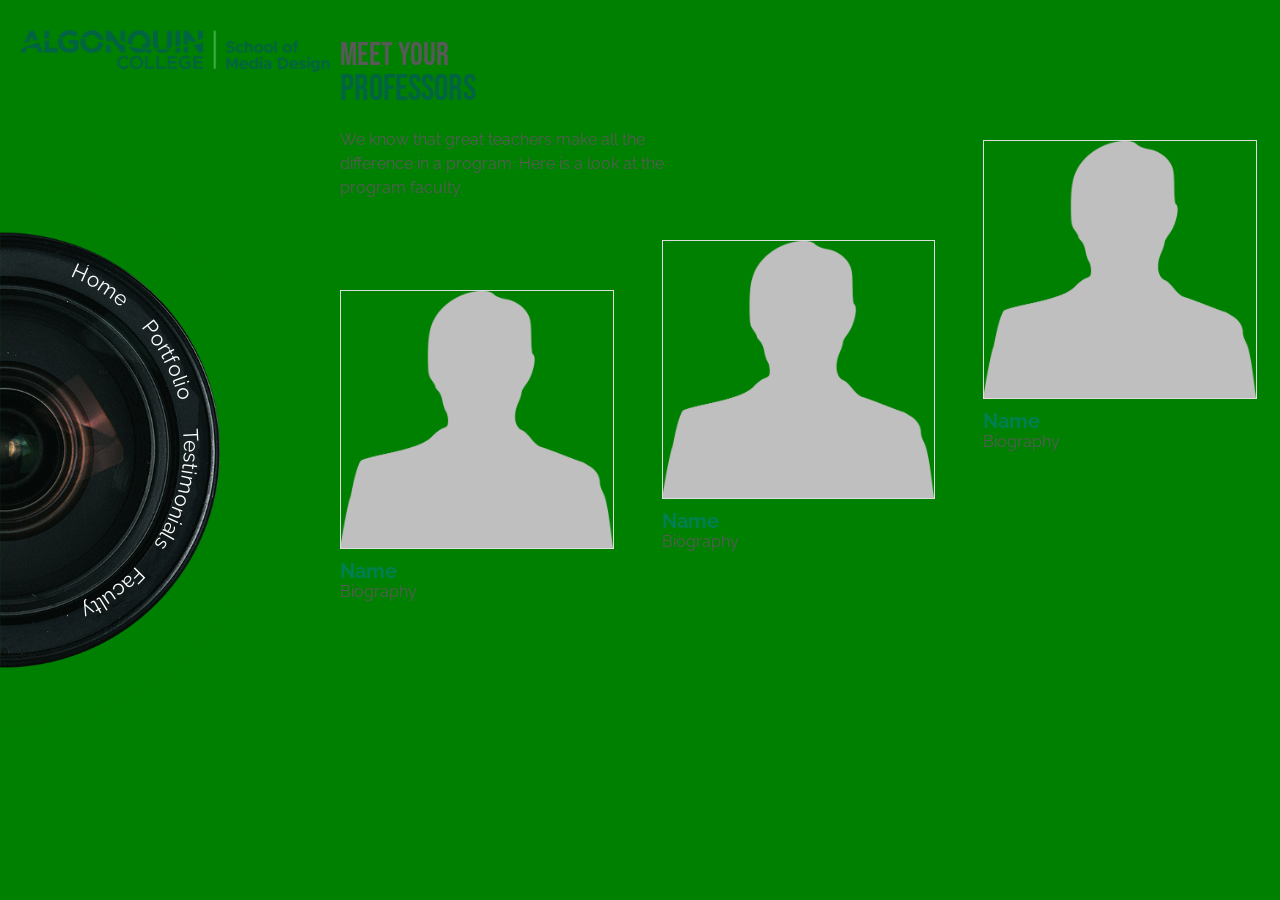
<file: responsive/faculty.html>
<!DOCTYPE html>
<html>
<head>
	<meta charset="utf-8">
	<meta name="viewport" content="width=device-width, initial-scale=1">
	<title>Faculty</title>
	<link rel="stylesheet" type="text/css" href="reset.css">
	<link rel="stylesheet" type="text/css" href="styles.css">
	<link rel="stylesheet" type="text/css" href="intro2.css">
	<link rel="stylesheet" type="text/css" href="portfolio.css">
	<link rel="stylesheet" type="text/css" href="slide4.css">
	<link rel="stylesheet" type="text/css" href="student_testimonials.css">
	<link rel="stylesheet" type="text/css" href="faculty.css">
	<link rel="stylesheet" type="text/css" href="footer.css">

	<link rel="stylesheet" type="text/css" href="portfolioPage.css">
	<link rel="stylesheet" type="text/css" href="facultyPage.css">

</head>
<body>

	<div class="flex_container facultyPageWidth">

		<!-- camera nav and logo -->
		<div class="portfolioPage_Logo">
			<div class="logo_container">
				<div>
					<img class="acLogo" src="img/logo.png">
				</div>
			</div>
			<!-- camera navbar -->
			<nav class="desktop-nav">
							
							<div class="nav-main-container">
							  
							  <img id="nav-bg-img" src="img/nav-background.png" alt="Navigation Background, A half cut of Camera Lens">
						
							  <div class="nav-link-container">
								<svg width="550" height="450">
								  <path id="curve" d="M 280 100 A 180 180 0 0 1 280 460"></path>
								  <text class="text">
									<textPath class="nav-links" href="#curve" startOffset="12%" spacing="20%">
									  <a class="nav-link" href="index.html">Home</a>
									  <tspan>&nbsp;&nbsp;&nbsp;&nbsp;&nbsp;</tspan>
									  <a href="portfolio.html">Portfolio</a>
									  <tspan>&nbsp;&nbsp;&nbsp;&nbsp;&nbsp;</tspan>
									  <a href="testimonials.html">Testimonials</a>
									  <tspan>&nbsp;&nbsp;&nbsp;&nbsp;&nbsp;</tspan>
									  <a href="faculty.html">Faculty</a>
									  <tspan>&nbsp;&nbsp;&nbsp;&nbsp;&nbsp;</tspan>
									</textPath>
								  </text>
								</svg>
							  </div>
							</div>
						  </nav>
						  <nav class="mobile-nav">
							<div class="nav-main-container-m ">
								<img id="nav-bg-img-r" src="img/nav-background-rotated.png" alt="Navigation Background, A half cut of Camera Lens">
								<div class="nav-link-container-m">
									<svg class="svg-m" viewBox="0 0 560 560">
										<path id="curve-m" d="M 100 250 A 180 180 0 0 0 460 260"></path>
										<text class="text">
											<textPath class="nav-links-m" href="#curve-m" startOffset="14%">
												<tspan><a class="nav-link-m" href="index.html">Home</a></tspan>
												<tspan>&nbsp;&nbsp;&nbsp;&nbsp;&nbsp;</tspan>
												<tspan><a class="nav-link-m" href="portfolio.html">Portfolio</a></tspan>
												<tspan>&nbsp;&nbsp;&nbsp;&nbsp;&nbsp;</tspan>
												<tspan><a class="nav-link-m" href="testimonials.html">Testimonials</a></tspan>
												<tspan>&nbsp;&nbsp;&nbsp;&nbsp;&nbsp;</tspan>
												<tspan><a class="nav-link-m" href="faculty.html">Faculty</a></tspan>
											</textPath>
										</text>
									</svg>
								</div>
							</div>
						</nav>
			<!-- camera navbar -->
		</div>
		<!-- camera nav and logo -->

		<!-- slide6 - Faculy -->
		<div class="faculty_container facultyPage">

			<div class="faculty_row1">
				<div class="faculty_desc">
					<h1 class="headline1">MEET YOUR</h1>
					<h1 class="headline2">PROFESSORS</h1>
					<p class="desc">We know that great teachers make all the<br> difference in a program. Here is a look at the<br> program faculty.</p>
				</div>
				<!-- 2 images -->
			</div>

			<div class="faculty_row2 facultyPageCG">

					<div>
						<img class="border" src="img/anon.jpg">
						<div class="faculty_name">
							<h1>Name</h1>
						</div>
						<div class="faculty_bio">
							<p>Biography</p>
						</div>
					</div>

					<div>
						<img class="border" src="img/anon.jpg">
						<div class="faculty_name">
							<h1>Name</h1>
						</div>
						<div class="faculty_bio">
							<p>Biography</p>
						</div>
					</div>

					<div>
						<img class="border" src="img/anon.jpg">
						<div class="faculty_name">
							<h1>Name</h1>
						</div>
						<div class="faculty_bio">
							<p>Biography</p>
						</div>
					</div>

					<div>
						<img class="border" src="img/anon.jpg">
						<div class="faculty_name">
							<h1>Name</h1>
						</div>
						<div class="faculty_bio">
							<p>Biography</p>
						</div>
					</div>

					<div>
						<img class="border" src="img/anon.jpg">
						<div class="faculty_name">
							<h1>Name</h1>
						</div>
						<div class="faculty_bio">
							<p>Biography</p>
						</div>
					</div>

					<div>
						<img class="border" src="img/anon.jpg">
						<div class="faculty_name">
							<h1>Name</h1>
						</div>
						<div class="faculty_bio">
							<p>Biography</p>
						</div>
					</div>




			</div>

			<div class="faculty_photoObject">
				<img src="img/clapboard_photoObject.png">
			</div>
		</div>
		<!-- slide6 - Faculy -->

		<!-- footer -->
		<div class="footer">

			<div class="left_col">
				<div class="headline">
					<h1>DOWNLOAD THE</h1>
					<h2>PROGRAM OVERVIEW PDF</h2>
					<a href="">
						<div class="download">
							<span>
								DOWNLOAD
							</span>
						</div>
					</a>
				</div>
				<div class="branch">

					<div class="branch_row">

						<div class="branch">
							<h1 class="branch_name">Ottawa</h1>
							<p class="branch_address">385 Woodroffe Ave<br> Ottawa, Ontario<br>K2G 1V8<br>613-727-4723</p>
						</div>

						<div class="branch">
							<h1 class="branch_name">Pembroke</h1>
							<p class="branch_address">
								1 College Way<br> Pembroke, Ontario<br>K8A 0C8<br>613-735-4700
							</p>
						</div>

					</div>

					<div class="branch_row">

						<div class="branch">
							<h1 class="branch_name">Perth</h1>
							<p class="branch_address">
								7 Craig St <br>
								Perth, Ontario <br>
								K7H 1X7 <br>
								613-267-2859
							</p>
						</div>

						<div class="branch">
							<h1 class="branch_name">Online</h1>
							<p class="branch_address">
								1385 Woodroffe Ave <br>
								Ottawa, Ontario <br>
								K2G 1V8 <br>
								613-727-4723
							</p>
						</div>

					</div>
				</div>
				<div class="icon_container">
					<div>
						<a href="">
							<img class="icon_img" src="img/ig.png">
						</a>
					</div>
					<div>
						<a href="">
							<img class="icon_img" src="img/fb.png">
						</a>
					</div>
					<div>
						<a href="">
							<img class="icon_img" src="img/x.png">
						</a>
					</div>
					<div>
						<a href="">
							<img class="icon_img" src="img/linkedin.png">
						</a>
					</div>
					<div>
						<a href="">
							<img class="icon_img" src="img/tiktok.png">
						</a>
					</div>
					<div>
						<a href="">
							<img class="icon_img paddingTopIcon" src="img/yt.png">
						</a>
					</div>
				</div>
			</div>

			<div class="right_col">
				<div class="footer_Logo">
					<img src="img/ac_logo.png">
				</div>
				<div class="footer_desc">
					<p>
						The Algonquin College School of Media and Design is an innovative and forward-thinking learning environment that fosters independent decision-making, self-expression, technology, and teamwork; taught by experts in their industries and matched with real-word projects and real clients.
					</p>
				</div>
				<div class="footer_applyNow">
					<a href="">
						<div class="applyNow_CTA">APPLY NOW</div>
					</a>
				</div>
				<div class="footer_photoObject">
					<img src="img/footer.png">
				</div>
			</div>
		</div>
		<!-- footer -->

	</div>

	<script>
		function modalToggle() {
		   var infoIcon = document.getElementById("infoIcon");
		   infoIcon.classList.toggle("hide");

		   var xIcon = document.getElementById("xIcon");
		   xIcon.classList.toggle("show");

		   var modal = document.getElementById("modal");
		   modal.classList.toggle("show");
		}

		container = document.querySelector('.flex_container');

		function scrollFunction(x) {
		  if (x.matches) { // If media query matches
		    // document.body.style.backgroundColor = "yellow";
		    container.addEventListener('wheel', (event) => {
		      event.preventDefault();
		      // document.documentElement.scrollTop += event.deltaX;
		      document.documentElement.scrollTop += event.deltaY;
		    });
		  } else {
		    // document.body.style.backgroundColor = "pink";
		    container.addEventListener('wheel', (event) => {
		      event.preventDefault();
		      document.documentElement.scrollLeft += event.deltaX;
		      document.documentElement.scrollLeft += event.deltaY;
		    });
		  }
		}

		// Create a MediaQueryList object
		var x = window.matchMedia("(max-width: 600px)");
		// Call listener function at run time
		scrollFunction(x);
		// Attach listener function on state changes
		x.addEventListener("change", function() {
		  scrollFunction(x);
		});

		
	</script>
	<script src="js/navigation.js"> </script>

</body>
</html>
</file>
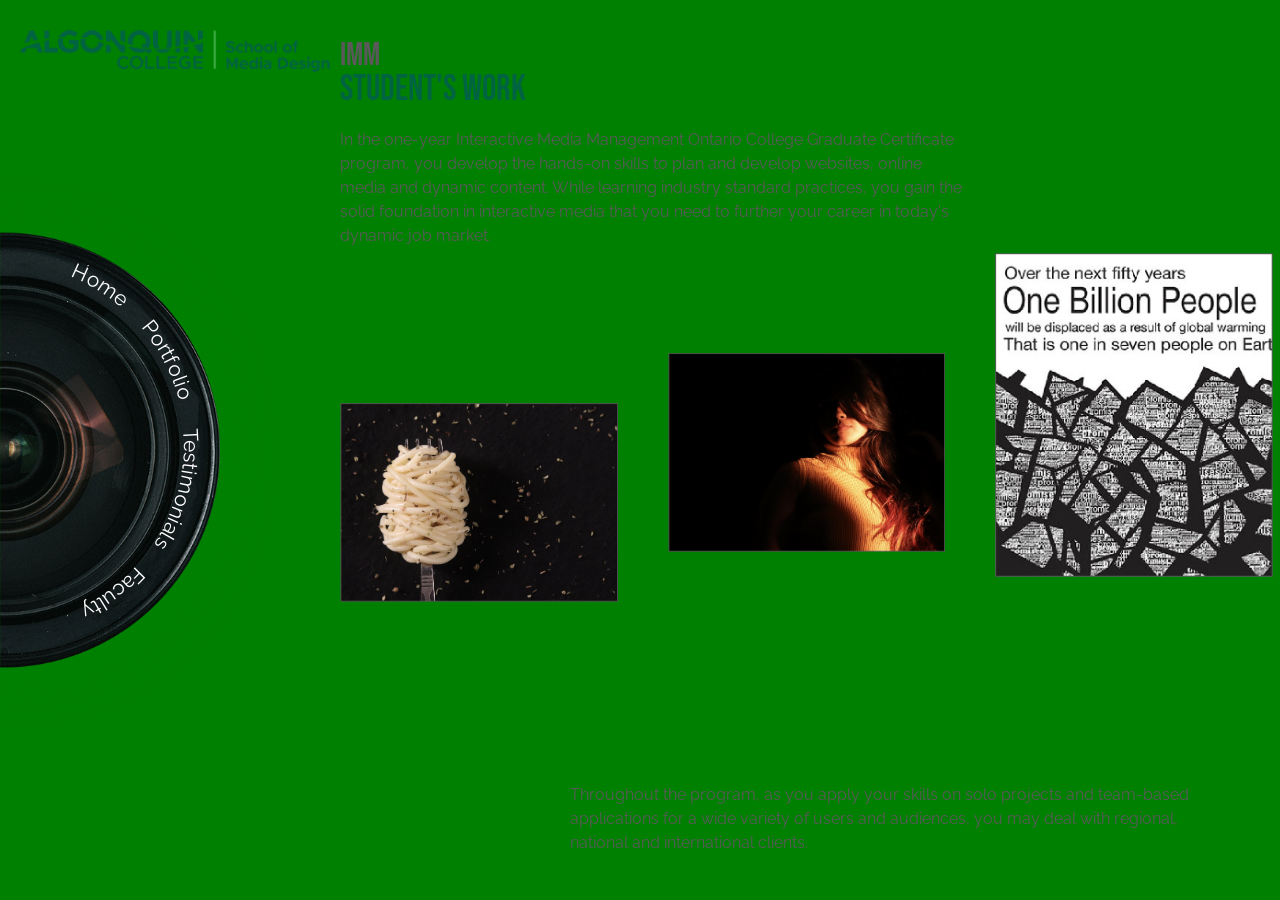
<file: responsive/portfolio.html>
<!DOCTYPE html>
<html>
<head>
	<meta charset="utf-8">
	<meta name="viewport" content="width=device-width, initial-scale=1">
	<title>Portfolio</title>
	<link rel="stylesheet" type="text/css" href="reset.css">
	<link rel="stylesheet" type="text/css" href="styles.css">
	<link rel="stylesheet" type="text/css" href="intro2.css">
	<link rel="stylesheet" type="text/css" href="portfolio.css">
	<link rel="stylesheet" type="text/css" href="slide4.css">
	<link rel="stylesheet" type="text/css" href="student_testimonials.css">
	<link rel="stylesheet" type="text/css" href="faculty.css">
	<link rel="stylesheet" type="text/css" href="footer.css">

	<link rel="stylesheet" type="text/css" href="portfolioPage.css">
</head>
<body>

	<div class="flex_container portfolioPageWidth">

		<!-- camera nav and logo -->
		<div class="portfolioPage_Logo">
			<div class="logo_container">
				<div>
					<img class="acLogo" src="img/logo.png">
				</div>
			</div>
			<!-- camera navbar -->
			<nav class="desktop-nav">
							
							<div class="nav-main-container">
							  
							  <img id="nav-bg-img" src="img/nav-background.png" alt="Navigation Background, A half cut of Camera Lens">
						
							  <div class="nav-link-container">
								<svg width="550" height="450">
								  <path id="curve" d="M 280 100 A 180 180 0 0 1 280 460"></path>
								  <text class="text">
									<textPath class="nav-links" href="#curve" startOffset="12%" spacing="20%">
									  <a class="nav-link" href="index.html">Home</a>
									  <tspan>&nbsp;&nbsp;&nbsp;&nbsp;&nbsp;</tspan>
									  <a href="portfolio.html">Portfolio</a>
									  <tspan>&nbsp;&nbsp;&nbsp;&nbsp;&nbsp;</tspan>
									  <a href="testimonials.html">Testimonials</a>
									  <tspan>&nbsp;&nbsp;&nbsp;&nbsp;&nbsp;</tspan>
									  <a href="faculty.html">Faculty</a>
									  <tspan>&nbsp;&nbsp;&nbsp;&nbsp;&nbsp;</tspan>
									</textPath>
								  </text>
								</svg>
							  </div>
							</div>
						  </nav>
						  <nav class="mobile-nav">
							<div class="nav-main-container-m ">
								<img id="nav-bg-img-r" src="img/nav-background-rotated.png" alt="Navigation Background, A half cut of Camera Lens">
								<div class="nav-link-container-m">
									<svg class="svg-m" viewBox="0 0 560 560">
										<path id="curve-m" d="M 100 250 A 180 180 0 0 0 460 260"></path>
										<text class="text">
											<textPath class="nav-links-m" href="#curve-m" startOffset="14%">
												<tspan><a class="nav-link-m" href="index.html">Home</a></tspan>
												<tspan>&nbsp;&nbsp;&nbsp;&nbsp;&nbsp;</tspan>
												<tspan><a class="nav-link-m" href="portfolio.html">Portfolio</a></tspan>
												<tspan>&nbsp;&nbsp;&nbsp;&nbsp;&nbsp;</tspan>
												<tspan><a class="nav-link-m" href="testimonials.html">Testimonials</a></tspan>
												<tspan>&nbsp;&nbsp;&nbsp;&nbsp;&nbsp;</tspan>
												<tspan><a class="nav-link-m" href="faculty.html">Faculty</a></tspan>
											</textPath>
										</text>
									</svg>
								</div>
							</div>
						</nav>
			<!-- camera navbar -->
		</div>
		<!-- camera nav and logo -->

		<!-- portfolio pieces starts here -->
		<div class="portfolio_container expandBeforeMobile">

			<div class="portfolio_row1">
				<div class="porfolio_desc">
					<h1 class="headline1">IMM</h1>
					<h1 class="headline2">STUDENT'S WORK</h1>
					<p class="desc additionalPadding">In the one-year Interactive Media Management Ontario College Graduate Certificate program, you develop the hands-on skills to plan and develop websites, online media and dynamic content. While learning industry standard practices, you gain the solid foundation in interactive media that you need to further your career in today's dynamic job market.</p>
				</div>
				<!-- 2 images -->
			</div>

			<div class="portfolio_row2">
					<div>
						<img class="portfolioPage_img" src="img/slide4_portfolio1.png">
					</div>
					<div>
						<img class="portfolioPage_img" src="img/slide4_portfolio2.png">
					</div>
					<div>
						<img class="portfolioPage_img" src="img/slide4_portfolio3.png">
					</div>
					<div>
						<img class="portfolioPage_img" src="img/slide4_portfolio4.png">
					</div>
			</div>

			<div class="portfolio_row3 portfolioPage">
				<p class="desc">
					Throughout the program, as you apply your skills on solo projects and team-based applications for a wide variety of users and audiences, you may deal with regional, national and international clients.
				</p>
			</div>

			<div class="portfolio_photoObject">
				<img src="img/slide4_photoObject.png">
			</div>
		</div>
		<!-- portfolio pieces starts here -->

		<!-- portfolio piece 2 -->
		<div class="portfolio_container2">
			<div class="portfolio_container2_items">
					<div>
						<img class="portfolioPage_img" src="img/portfolio/01.jpg">
					</div>
					<div>
						<img class="portfolioPage_img" src="img/portfolio/02.jpg">
					</div>
					<div>
						<img class="portfolioPage_img" src="img/portfolio/04.jpg">
					</div>
					<div>
						<img class="portfolioPage_img" src="img/portfolio/03.jpg">
					</div>
			</div>

			<div class="portfolioPage_photoObject2">
				<img src="img/headset.png">
			</div>
		</div>
		<!-- portfolio piece 2 -->

		<!-- portfolio piece 3 -->
		<div class="portfolio_container3">
			<div class="portfolio_container3_items">
					<div>
						<img class="portfolioPage_img" src="img/portfolio/05.jpg">
					</div>
					<div>
						<img class="portfolioPage_img" src="img/portfolio/06.jpg">
					</div>
					<div>
						<img class="portfolioPage_img" src="img/portfolio/07.jpg">
					</div>
					<div>
						<img class="portfolioPage_img" src="img/portfolio/08.jpg">
					</div>

					<div class="portfolio_row3 portfolioPage showOnMobile">
						<p class="desc">
							Throughout the program, as you apply your skills on solo projects and team-based applications for a wide variety of users and audiences, you may deal with regional, national and international clients.
						</p>
					</div>
			</div>

			<div class="portfolioPage_photoObject3">
				<img src="img/paint-brush.png">
			</div>

		</div>
		<!-- portfolio piece 3 -->

		<!-- footer -->
		<div class="footer">

			<div class="left_col">
				<div class="headline">
					<h1>DOWNLOAD THE</h1>
					<h2>PROGRAM OVERVIEW PDF</h2>
					<a href="">
						<div class="download">
							<span>
								DOWNLOAD
							</span>
						</div>
					</a>
				</div>
				<div class="branch">

					<div class="branch_row">

						<div class="branch">
							<h1 class="branch_name">Ottawa</h1>
							<p class="branch_address">385 Woodroffe Ave<br> Ottawa, Ontario<br>K2G 1V8<br>613-727-4723</p>
						</div>

						<div class="branch">
							<h1 class="branch_name">Pembroke</h1>
							<p class="branch_address">
								1 College Way<br> Pembroke, Ontario<br>K8A 0C8<br>613-735-4700
							</p>
						</div>

					</div>

					<div class="branch_row">

						<div class="branch">
							<h1 class="branch_name">Perth</h1>
							<p class="branch_address">
								7 Craig St <br>
								Perth, Ontario <br>
								K7H 1X7 <br>
								613-267-2859
							</p>
						</div>

						<div class="branch">
							<h1 class="branch_name">Online</h1>
							<p class="branch_address">
								1385 Woodroffe Ave <br>
								Ottawa, Ontario <br>
								K2G 1V8 <br>
								613-727-4723
							</p>
						</div>

					</div>
				</div>
				<div class="icon_container">
					<div>
						<a href="">
							<img class="icon_img" src="img/ig.png">
						</a>
					</div>
					<div>
						<a href="">
							<img class="icon_img" src="img/fb.png">
						</a>
					</div>
					<div>
						<a href="">
							<img class="icon_img" src="img/x.png">
						</a>
					</div>
					<div>
						<a href="">
							<img class="icon_img" src="img/linkedin.png">
						</a>
					</div>
					<div>
						<a href="">
							<img class="icon_img" src="img/tiktok.png">
						</a>
					</div>
					<div>
						<a href="">
							<img class="icon_img paddingTopIcon" src="img/yt.png">
						</a>
					</div>
				</div>
			</div>

			<div class="right_col">
				<div class="footer_Logo">
					<img src="img/ac_logo.png">
				</div>
				<div class="footer_desc">
					<p>
						The Algonquin College School of Media and Design is an innovative and forward-thinking learning environment that fosters independent decision-making, self-expression, technology, and teamwork; taught by experts in their industries and matched with real-word projects and real clients.
					</p>
				</div>
				<div class="footer_applyNow">
					<a href="">
						<div class="applyNow_CTA">APPLY NOW</div>
					</a>
				</div>
				<div class="footer_photoObject">
					<img src="img/footer.png">
				</div>
			</div>
		</div>
		<!-- footer -->

	</div>

	<script>
		function modalToggle() {
		   var infoIcon = document.getElementById("infoIcon");
		   infoIcon.classList.toggle("hide");

		   var xIcon = document.getElementById("xIcon");
		   xIcon.classList.toggle("show");

		   var modal = document.getElementById("modal");
		   modal.classList.toggle("show");
		}

		container = document.querySelector('.flex_container');

		function scrollFunction(x) {
		  if (x.matches) { // If media query matches
		    // document.body.style.backgroundColor = "yellow";
		    container.addEventListener('wheel', (event) => {
		      event.preventDefault();
		      // document.documentElement.scrollTop += event.deltaX;
		      document.documentElement.scrollTop += event.deltaY;
		    });
		  } else {
		    // document.body.style.backgroundColor = "pink";
		    container.addEventListener('wheel', (event) => {
		      event.preventDefault();
		      document.documentElement.scrollLeft += event.deltaX;
		      document.documentElement.scrollLeft += event.deltaY;
		    });
		  }
		}

		// Create a MediaQueryList object
		var x = window.matchMedia("(max-width: 600px)");
		// Call listener function at run time
		scrollFunction(x);
		// Attach listener function on state changes
		x.addEventListener("change", function() {
		  scrollFunction(x);
		});

		
	</script>
	<script src="js/navigation.js"> </script>

</body>
</html>
</file>
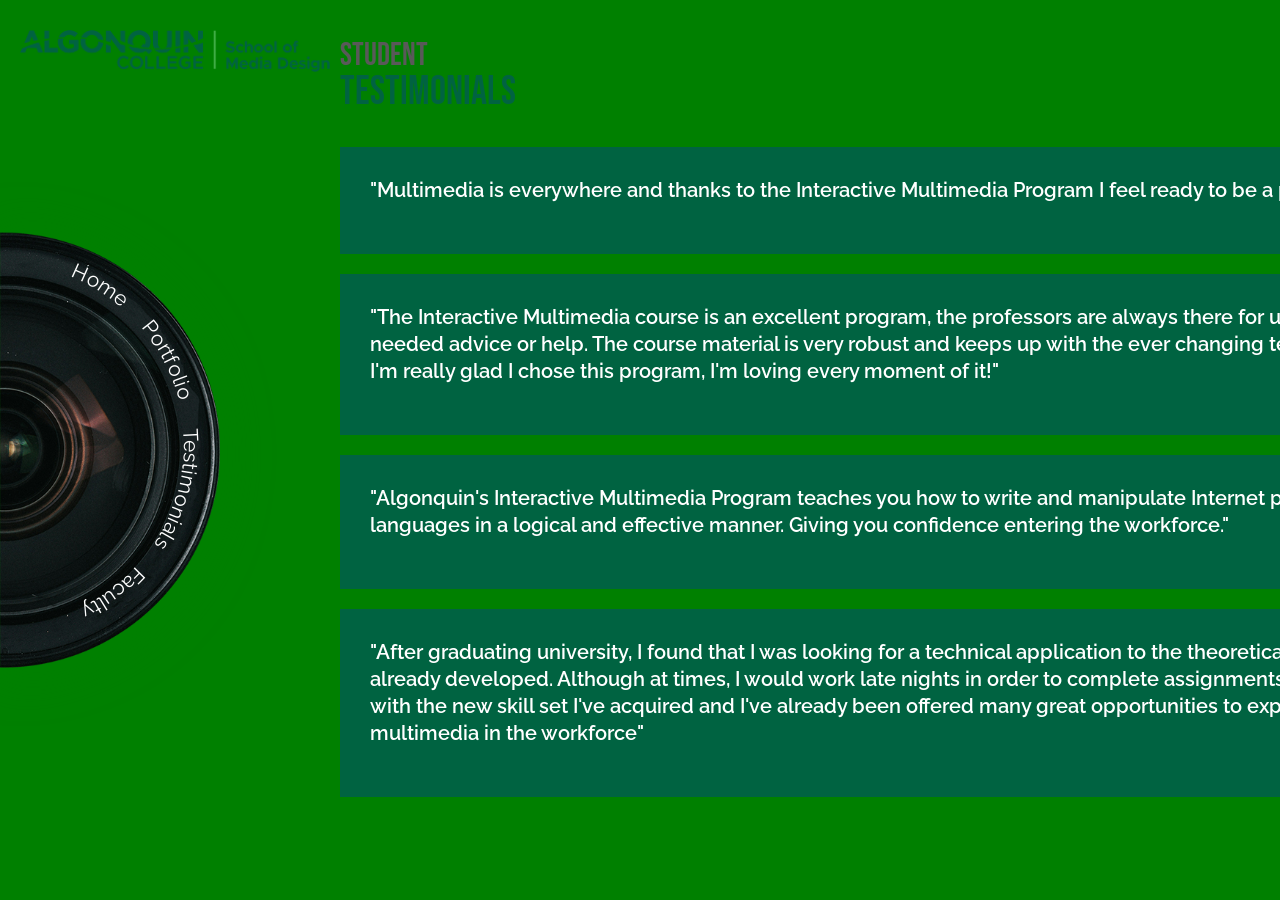
<file: responsive/testimonials.html>
<!DOCTYPE html>
<html>
<head>
	<meta charset="utf-8">
	<meta name="viewport" content="width=device-width, initial-scale=1">
	<title>Faculty</title>
	<link rel="stylesheet" type="text/css" href="reset.css">
	<link rel="stylesheet" type="text/css" href="styles.css">
	<link rel="stylesheet" type="text/css" href="intro2.css">
	<link rel="stylesheet" type="text/css" href="portfolio.css">
	<link rel="stylesheet" type="text/css" href="slide4.css">
	<link rel="stylesheet" type="text/css" href="student_testimonials.css">
	<link rel="stylesheet" type="text/css" href="faculty.css">
	<link rel="stylesheet" type="text/css" href="footer.css">

	<link rel="stylesheet" type="text/css" href="portfolioPage.css">
	<link rel="stylesheet" type="text/css" href="facultyPage.css">
	<link rel="stylesheet" type="text/css" href="testimonialsPage.css">

</head>
<body class="portfolioPage_body">

	<div class="flex_container TestimonialsPageWidth">

		<!-- camera nav and logo -->
		<div class="portfolioPage_Logo">
			<div class="logo_container">
				<div>
					<img class="acLogo" src="img/logo.png">
				</div>
			</div>
			<!-- camera navbar -->
			<nav class="desktop-nav">
							
							<div class="nav-main-container">
							  
							  <img id="nav-bg-img" src="img/nav-background.png" alt="Navigation Background, A half cut of Camera Lens">
						
							  <div class="nav-link-container">
								<svg width="550" height="450">
								  <path id="curve" d="M 280 100 A 180 180 0 0 1 280 460"></path>
								  <text class="text">
									<textPath class="nav-links" href="#curve" startOffset="12%" spacing="20%">
									  <a class="nav-link" href="index.html">Home</a>
									  <tspan>&nbsp;&nbsp;&nbsp;&nbsp;&nbsp;</tspan>
									  <a href="portfolio.html">Portfolio</a>
									  <tspan>&nbsp;&nbsp;&nbsp;&nbsp;&nbsp;</tspan>
									  <a href="testimonials.html">Testimonials</a>
									  <tspan>&nbsp;&nbsp;&nbsp;&nbsp;&nbsp;</tspan>
									  <a href="faculty.html">Faculty</a>
									  <tspan>&nbsp;&nbsp;&nbsp;&nbsp;&nbsp;</tspan>
									</textPath>
								  </text>
								</svg>
							  </div>
							</div>
						  </nav>
						  <nav class="mobile-nav">
							<div class="nav-main-container-m ">
								<img id="nav-bg-img-r" src="img/nav-background-rotated.png" alt="Navigation Background, A half cut of Camera Lens">
								<div class="nav-link-container-m">
									<svg class="svg-m" viewBox="0 0 560 560">
										<path id="curve-m" d="M 100 250 A 180 180 0 0 0 460 260"></path>
										<text class="text">
											<textPath class="nav-links-m" href="#curve-m" startOffset="14%">
												<tspan><a class="nav-link-m" href="index.html">Home</a></tspan>
												<tspan>&nbsp;&nbsp;&nbsp;&nbsp;&nbsp;</tspan>
												<tspan><a class="nav-link-m" href="portfolio.html">Portfolio</a></tspan>
												<tspan>&nbsp;&nbsp;&nbsp;&nbsp;&nbsp;</tspan>
												<tspan><a class="nav-link-m" href="testimonials.html">Testimonials</a></tspan>
												<tspan>&nbsp;&nbsp;&nbsp;&nbsp;&nbsp;</tspan>
												<tspan><a class="nav-link-m" href="faculty.html">Faculty</a></tspan>
											</textPath>
										</text>
									</svg>
								</div>
							</div>
						</nav>
			<!-- camera navbar -->
		</div>
		<!-- camera nav and logo -->

		<!-- Student Testimonials starts here-->
		<div class="testimonials_container testimonialsPage">

			<div class="header_container">
				<h1 class="header1">STUDENT</h1>
				<h1 class="header2">TESTIMONIALS</h1>
			</div>

			<div class="testimonails_row1">


				<!-- item1 -->
				<div class="testimonial_item">
					<div class="testimonails_content">
						<p>
							"Multimedia is everywhere and thanks to the Interactive Multimedia Program I feel ready to be a part it."
						</p>
					</div>
					<div class="testimonial_name">
						<p>
							Wendi R.
						</p>
					</div>
				</div>
				<!-- item1 -->

				<!-- item2 -->
				<div class="testimonial_item">
					<div class="testimonails_content">
						<p>
							"The Interactive Multimedia course is an excellent program, the professors are always there for us providing ever so needed advice or help. The course material is very robust and keeps up with the ever changing technological times. I'm really glad I chose this program, I'm loving every moment of it!"
						</p>
					</div>
					<div class="testimonial_name">
						<p>
							Leighton R.
						</p>
					</div>
				</div>
				<!-- item2 -->

				<!-- photoObject -->
				<div class="testimonials_photoObject_mobile">
					<img class="pO_show" src="img/mic.png">
					<img class="pO_hide" src="img/mic_mobile.png">
				</div>
				<!-- photoObject -->

			</div>

			<div class="testimonails_row2">

				<!-- item1 -->
				<div class="testimonial_item">
					<div class="testimonails_content">
						<p>
							"Algonquin's Interactive Multimedia Program teaches you how to write and manipulate Internet programming languages in a logical and effective manner. Giving you confidence entering the workforce."
						</p>
					</div>
					<div class="testimonial_name">
						<p>
							Mike H.
						</p>
					</div>
				</div>
				<!-- item1 -->

				<!-- item2 -->

				<div class="testimonial_item testimonials_4">
					<div class="testimonails_content">
						<p>
							"After graduating university, I found that I was looking for a technical application to the theoretical approaches I had already developed. Although at times, I would work late nights in order to complete assignments, I feel comfortable with the new skill set I've acquired and I've already been offered many great opportunities to explore interactive multimedia in the workforce"
						</p>
					</div>
					<div class="testimonial_name">
						<p>
							Amanda M.
						</p>
					</div>
				</div>

				<!-- item2 -->
			</div>
		</div>
		<!-- Student Testimonials starts here-->

		<!-- Student Testimonials slide 2-->
		<div class="testimonials_container testimonialsPage2">

			<div class="testimonails_row1">
				<!-- item1 -->
				<div class="testimonial_item">
					<div class="testimonails_content">
						<p>
							"I likely won't see you again since I am off to China in one week (!!) I just loved all of my classes and the program itself. I learned so much and now I'm convinced that I made the right choice to go back to school to pursue something I'm really passionate about."
						</p>
					</div>
					<div class="testimonial_name">
						<p>
							Melanie K.
						</p>
					</div>
				</div>
				<!-- item1 -->

				<!-- item2 -->
				<div class="testimonial_item">
					<div class="testimonails_content">
						<p>
							"If you are looking to do something which will give you a better career, enhanced knowledge of media and web industry and a perfect blend of design and development, Interactive Multimedia is the perfect program of choice."
						</p>
					</div>
					<div class="testimonial_name">
						<p>
							Abhay S.
						</p>
					</div>
				</div>
				<!-- item2 -->
			</div>

			<div class="testimonails_row2">

				<!-- item1 -->
				<div class="testimonial_item">
					<div class="testimonails_content">
						<p>
							"I've just now realized I never got back to you on this quote thing. but my brain is pretty much mush right now, and I don't think I could form a coherent sentence, besides, "I've never worked so hard in my whole frickin' life!!" Now there's a quote for ya'."
						</p>
					</div>
					<div class="testimonial_name">
						<p>
							Deanna W.
						</p>
					</div>
				</div>
				<!-- item1 -->

				<!-- item2 -->

				<div class="testimonial_item testimonials_4">
					<div class="testimonails_content">
						<p>
							“Intensive detailed and hands on. Real life experience to build a career on IMM (Interactive Media Management) is where you start if you want to learn front end design, and the framework of whats behind the scenes of Web & Media Design.”
						</p>
					</div>
					<div class="testimonial_name">
						<p>
							Jessica A.
						</p>
					</div>
				</div>

				<!-- item2 -->
			</div>
		</div>
		<!-- Student Testimonials slide 2-->

		<!-- Student Testimonials slide 3-->
		<div class="testimonials_container testimonialsPage3">

			<div class="testimonails_row1">
				<!-- item1 -->
				<div class="testimonial_item">
					<div class="testimonails_content">
						<p>
							"While there isn't enough time to learn everything in this condensed program, you are taught a solid foundation so that you have all the tools needed to continue learning on your own after finishing the program."
						</p>
					</div>
					<div class="testimonial_name">
						<p>
							Steven T.
						</p>
					</div>
				</div>
				<!-- item1 -->

				<!-- item2 -->
				<div class="testimonial_item">
					<div class="testimonails_content">
						<p>
							"In fact I am really lucky to have taken this program here at Algonquin College. As an international student, I will be ready to make difference in my career in my future jobs when I go back to Brazil (If you prefer you can change Brazil to “country”).' Thank you,"
						</p>
					</div>
					<div class="testimonial_name">
						<p>
							Wilson F.
						</p>
					</div>
				</div>
				<!-- item2 -->
			</div>

			<div class="testimonails_row2">

				<!-- item1 -->
				<div class="testimonial_item">
					<div class="testimonails_content">
						<p>
							"Before I considered entering the Interactive Media Management program, I felt like I could jump into a job and do well. Now, with my additional coding and graphic design knowledge, I feel like I could jump into a job and excel. No matter what field you want to get into, the course is relevant to the future, filled with great people, and has a ton of useful resources."
						</p>
					</div>
					<div class="testimonial_name">
						<p>
							Patrick S.
						</p>
					</div>
				</div>
				<!-- item1 -->

				<!-- item2 -->

				<div class="testimonial_item testimonials_4">
					<div class="testimonails_content">
						<p>
							"The Program Has been a learning experience for me. We got to learn about in work experience by involving ourselves in client projects.I had fun working in the client project with my team mate with better efficiency in time management .”
						</p>
					</div>
					<div class="testimonial_name">
						<p>
							Supratik P.
						</p>
					</div>
				</div>

				<!-- item2 -->
			</div>

			<!-- photoObject -->
			<div class="testimonials_photoObject" id="testimonialsPage_photoObject">
				<img class="pO_show" src="img/mic.png">
				<img class="pO_hide" src="img/mic_mobile.png">
			</div>
			<!-- photoObject -->

		</div>
		<!-- Student Testimonials slide 3-->





		<!-- footer -->
		<div class="footer testimonialsPage_footer">

			<div class="left_col">
				<div class="headline">
					<h1>DOWNLOAD THE</h1>
					<h2>PROGRAM OVERVIEW PDF</h2>
					<a href="">
						<div class="download">
							<span>
								DOWNLOAD
							</span>
						</div>
					</a>
				</div>
				<div class="branch">

					<div class="branch_row">

						<div class="branch">
							<h1 class="branch_name">Ottawa</h1>
							<p class="branch_address">385 Woodroffe Ave<br> Ottawa, Ontario<br>K2G 1V8<br>613-727-4723</p>
						</div>

						<div class="branch">
							<h1 class="branch_name">Pembroke</h1>
							<p class="branch_address">
								1 College Way<br> Pembroke, Ontario<br>K8A 0C8<br>613-735-4700
							</p>
						</div>

					</div>

					<div class="branch_row">

						<div class="branch">
							<h1 class="branch_name">Perth</h1>
							<p class="branch_address">
								7 Craig St <br>
								Perth, Ontario <br>
								K7H 1X7 <br>
								613-267-2859
							</p>
						</div>

						<div class="branch">
							<h1 class="branch_name">Online</h1>
							<p class="branch_address">
								1385 Woodroffe Ave <br>
								Ottawa, Ontario <br>
								K2G 1V8 <br>
								613-727-4723
							</p>
						</div>

					</div>
				</div>
				<div class="icon_container">
					<div>
						<a href="">
							<img class="icon_img" src="img/ig.png">
						</a>
					</div>
					<div>
						<a href="">
							<img class="icon_img" src="img/fb.png">
						</a>
					</div>
					<div>
						<a href="">
							<img class="icon_img" src="img/x.png">
						</a>
					</div>
					<div>
						<a href="">
							<img class="icon_img" src="img/linkedin.png">
						</a>
					</div>
					<div>
						<a href="">
							<img class="icon_img" src="img/tiktok.png">
						</a>
					</div>
					<div>
						<a href="">
							<img class="icon_img paddingTopIcon" src="img/yt.png">
						</a>
					</div>
				</div>

				<div class="testimonials_photoObject" id="testimonialsPage_photoObject">
					<img class="pO_show" src="img/mic.png">
					<img class="pO_hide" src="img/mic_mobile.png">
				</div>

			</div>

			<div class="right_col">
				<div class="footer_Logo">
					<img src="img/ac_logo.png">
				</div>
				<div class="footer_desc">
					<p>
						The Algonquin College School of Media and Design is an innovative and forward-thinking learning environment that fosters independent decision-making, self-expression, technology, and teamwork; taught by experts in their industries and matched with real-word projects and real clients.
					</p>
				</div>
				<div class="footer_applyNow">
					<a href="">
						<div class="applyNow_CTA">APPLY NOW</div>
					</a>
				</div>
				<div class="footer_photoObject">
					<img src="img/footer.png">
				</div>




			</div>

			<!-- photoObject -->

			<!-- photoObject -->
		</div>
		<!-- footer -->

	</div>

	<script>
		function modalToggle() {
		   var infoIcon = document.getElementById("infoIcon");
		   infoIcon.classList.toggle("hide");

		   var xIcon = document.getElementById("xIcon");
		   xIcon.classList.toggle("show");

		   var modal = document.getElementById("modal");
		   modal.classList.toggle("show");
		}

		container = document.querySelector('.flex_container');

		function scrollFunction(x) {
		  if (x.matches) { // If media query matches
		    // document.body.style.backgroundColor = "yellow";
		    container.addEventListener('wheel', (event) => {
		      event.preventDefault();
		      // document.documentElement.scrollTop += event.deltaX;
		      document.documentElement.scrollTop += event.deltaY;
		    });
		  } else {
		    // document.body.style.backgroundColor = "pink";
		    container.addEventListener('wheel', (event) => {
		      event.preventDefault();
		      document.documentElement.scrollLeft += event.deltaX;
		      document.documentElement.scrollLeft += event.deltaY;
		    });
		  }
		}

		// Create a MediaQueryList object
		var x = window.matchMedia("(max-width: 600px)");
		// Call listener function at run time
		scrollFunction(x);
		// Attach listener function on state changes
		x.addEventListener("change", function() {
		  scrollFunction(x);
		});

		
	</script>
	<script src="js/navigation.js"> </script>

</body>
</html>
</file>
<file: DeGuzmanII-Romeo-a04/styles.css>
/* TABLE OF CONTENTS


18-Google Fonts
25-Reset
161-Font Family
244-Body Style
259-leftColumn/SideBar 
346-rightColumn/Main Content
386-individual section background 
483-headline text and alignment properties
551-section text properties/subtext
629-Collapse on mobile

 */

/* Google Fonts */
@import url('https://fonts.googleapis.com/css2?family=Arimo:ital,wght@0,400..700;1,400..700&family=Averia+Serif+Libre:ital,wght@0,300;0,400;0,700;1,300;1,400;1,700&family=Bilbo&family=Hind+Guntur:wght@300;400;500;600;700&family=Niconne&family=Nunito:ital,wght@0,200..1000;1,200..1000&family=Oxygen:wght@300;400;700&family=Teko:wght@300..700&family=Tienne:wght@400;700;900&display=swap');

/* http://meyerweb.com/eric/tools/css/reset/ 
   v2.0 | 20110126
   License: none (public domain)
*/

html,
body,
div,
span,
applet,
object,
iframe,
h1,
h2,
h3,
h4,
h5,
h6,
p,
blockquote,
pre,
a,
abbr,
acronym,
address,
big,
cite,
code,
del,
dfn,
em,
img,
ins,
kbd,
q,
s,
samp,
small,
strike,
strong,
sub,
sup,
tt,
var,
b,
u,
i,
center,
dl,
dt,
dd,
ol,
ul,
li,
fieldset,
form,
label,
legend,
table,
caption,
tbody,
tfoot,
thead,
tr,
th,
td,
article,
aside,
canvas,
details,
embed,
figure,
figcaption,
footer,
header,
hgroup,
menu,
nav,
output,
ruby,
section,
summary,
time,
mark,
audio,
video {
    margin: 0;
    padding: 0;
    border: 0;
    font-size: 100%;
    font: inherit;
    vertical-align: baseline;
}

/* HTML5 display-role reset for older browsers */
article,
aside,
details,
figcaption,
figure,
footer,
header,
hgroup,
menu,
nav,
section {
    display: block;
}

body {
    line-height: 1;
}

ol,
ul {
    list-style: none;
}

blockquote,
q {
    quotes: none;
}

blockquote:before,
blockquote:after,
q:before,
q:after {
    content: '';
    content: none;
}

table {
    border-collapse: collapse;
    border-spacing: 0;
}

/* reset done */



/* Font styles */
.arimo400 {
    font-family: "Arimo", sans-serif;
    font-optical-sizing: auto;
    font-weight: 400;
    font-style: normal;
}

.arimo500 {
    font-family: "Arimo", sans-serif;
    font-optical-sizing: auto;
    font-weight: 500;
    font-style: normal;
}

.arimo600 {
    font-family: "Arimo", sans-serif;
    font-optical-sizing: auto;
    font-weight: 600;
    font-style: normal;
}

.arimo700 {
    font-family: "Arimo", sans-serif;
    font-optical-sizing: auto;
    font-weight: 700;
    font-style: normal;
}

.oxygen-light {
    font-family: "Oxygen", sans-serif;
    font-weight: 300;
    font-style: normal;
}

.oxygen-regular {
    font-family: "Oxygen", sans-serif;
    font-weight: 400;
    font-style: normal;
}

.oxygen-bold {
    font-family: "Oxygen", sans-serif;
    font-weight: 700;
    font-style: normal;
}

.averia-serif libre-light {
    font-family: "Averia Serif Libre", serif;
    font-weight: 300;
    font-style: normal;
}

.averia-serif libre-regular {
    font-family: "Averia Serif Libre", serif;
    font-weight: 400;
    font-style: normal;
}

.averia-serif libre-bold {
    font-family: "Averia Serif Libre", serif;
    font-weight: 700;
    font-style: normal;
}

.averia-serif libre-light-italic {
    font-family: "Averia Serif Libre", serif;
    font-weight: 300;
    font-style: italic;
}

.averia-serif libre-regular-italic {
    font-family: "Averia Serif Libre", serif;
    font-weight: 400;
    font-style: italic;
}

.averia-serif libre-bold-italic {
    font-family: "Averia Serif Libre", serif;
    font-weight: 700;
    font-style: italic;
}

/* Body Styles/My Styles */
html,
body {
    height: 100%;
    margin: 0;
}

body {
    color: #F3F3F3;
}

abbr {
    text-decoration: none;
}

/* leftColumn */
.sidebar {
    display: flex;
    justify-content: center;
    align-items: center;

    position: fixed;
    left: 0;
    top: 0;

    width: 23.8em;
    height: 100%;
    box-sizing: border-box;

    background-color: #0D0D0D;
    color: #F3F3F3;
}

#css-zen-garden>div.page-wrapper>aside>div {
    width: 85%;
}

/* Select a Design */
.design-selection {
    font-family: "Averia Serif Libre", serif;
    font-weight: 300;
    font-style: normal;

    text-align: left;
    line-height: 2em;
    border: 1px solid #F3F3F3;
    padding: 20px;
    margin: 0 0 20px 0;
    box-sizing: border-box;

    border-style: dashed;
}

/* Archieves */
.design-archives {
    font-family: "Averia Serif Libre", serif;
    font-weight: 400;
    font-style: normal;

    text-align: left;
    line-height: 2em;
    border: 1px solid #F3F3F3;
    padding: 20px;
    margin: 0 0 20px 0;
    box-sizing: border-box;

    border-style: dashed;
}

/* Resources */
.zen-resources {
    font-family: "Averia Serif Libre", serif;
    font-weight: 400;
    font-style: normal;

    text-align: left;
    line-height: 2em;
    border: 1px solid #F3F3F3;
    padding: 20px;
    box-sizing: border-box;

    border-style: dashed;
}

#design-selection>h3,
#design-archives>h3,
#zen-resources>h3 {
    font-size: 1.5em;
    font-weight: 700;
    text-transform: uppercase;
}

#design-selection>nav,
#design-archives>nav,
#zen-resources>ul {
    font-family: "Oxygen", sans-serif;
    font-weight: 400;
    font-style: normal;

    opacity: 0.9;
}

/* rightColumn */
#zen-supporting,
#zen-intro {
    padding: 0 0 0 23.8em;
}

a {
    color: inherit;
    text-decoration: none;
}

/* whole page scroll enabler */
.page-wrapper {
    overflow-y: scroll;
    scroll-snap-type: y mandatory;
    height: 100vh;
}

/* setting each section to occupy the screen */
header,
/*section 1 */
.summary,
/*section 2 */
.preamble,
/*section 3 */
.explanation,
/*section 4 */
.participation,
/*section 5 */
.benefits,
/*section 6 */
.requirements,
/*section 7 */
footer {
    /*section 8 */
    font-size: 1em;
    height: 100vh;
    scroll-snap-align: start;
}

/* individual section background */
header {
    background-image: linear-gradient(rgba(0, 0, 0, 0.527), rgba(0, 0, 0, 0.5)), url("https://images.pexels.com/photos/1048033/pexels-photo-1048033.jpeg?auto=compress&cs=tinysrgb&w=1260&h=750&dpr=2");
    background-position: center;
    /* Center the image */
    background-repeat: no-repeat;
    /* Do not repeat the image */
    background-size: cover;
    /* Resize the background image to cover the entire container */
    background-attachment: fixed;

    text-align: center;
}

.summary {
    /* background-color: #252b33; */
    background-image: linear-gradient(rgba(0, 0, 0, 0.527), rgba(0, 0, 0, 0.5)), url("https://images.pexels.com/photos/5800553/pexels-photo-5800553.jpeg?auto=compress&cs=tinysrgb&w=1260&h=750&dpr=2");
    background-position: center;
    /* Center the image */
    background-repeat: no-repeat;
    /* Do not repeat the image */
    background-size: cover;
    /* Resize the background image to cover the entire container */
    background-attachment: fixed;
}

.preamble {
    /* background-color: #2c3035; */
    /* background-color: #252b33; */
    background-image: linear-gradient(rgba(0, 0, 0, 0.527), rgba(0, 0, 0, 0.5)), url("https://images.pexels.com/photos/2132227/pexels-photo-2132227.jpeg?auto=compress&cs=tinysrgb&w=1260&h=750&dpr=2");
    background-position: center;
    /* Center the image */
    background-repeat: no-repeat;
    /* Do not repeat the image */
    background-size: cover;
    /* Resize the background image to cover the entire container */
    background-attachment: fixed;
}

.explanation {
    /* background-color: #343537; */
    /* background-color: #2c3035; */
    /* background-color: #252b33; */
    background-image: linear-gradient(rgba(0, 0, 0, 0.527), rgba(0, 0, 0, 0.5)), url("https://images.pexels.com/photos/6184533/pexels-photo-6184533.jpeg?auto=compress&cs=tinysrgb&w=1260&h=750&dpr=2");
    background-position: center;
    /* Center the image */
    background-repeat: no-repeat;
    /* Do not repeat the image */
    background-size: cover;
    /* Resize the background image to cover the entire container */
    background-attachment: fixed;
}

.participation {
    /* background-color: #3e3937; */
    background-image: linear-gradient(rgba(0, 0, 0, 0.527), rgba(0, 0, 0, 0.5)), url("https://images.pexels.com/photos/1408221/pexels-photo-1408221.jpeg?auto=compress&cs=tinysrgb&w=1260&h=750&dpr=2");
    background-position: center;
    /* Center the image */
    background-repeat: no-repeat;
    /* Do not repeat the image */
    background-size: cover;
    /* Resize the background image to cover the entire container */
    background-attachment: fixed;
}

.benefits {
    /* background-color: #463f39; */
    background-image: linear-gradient(rgba(0, 0, 0, 0.527), rgba(0, 0, 0, 0.5)), url("https://images.pexels.com/photos/196664/pexels-photo-196664.jpeg?auto=compress&cs=tinysrgb&w=1260&h=750&dpr=2");
    background-position: center;
    /* Center the image */
    background-repeat: no-repeat;
    /* Do not repeat the image */
    background-size: cover;
    /* Resize the background image to cover the entire container */
    background-attachment: fixed;
}

.requirements {
    /* background-color: #55483c; */
    background-image: linear-gradient(rgba(0, 0, 0, 0.527), rgba(0, 0, 0, 0.5)), url("https://images.pexels.com/photos/1442398/pexels-photo-1442398.jpeg?auto=compress&cs=tinysrgb&w=1260&h=750&dpr=2");
    background-position: center;
    /* Center the image */
    background-repeat: no-repeat;
    /* Do not repeat the image */
    background-size: cover;
    /* Resize the background image to cover the entire container */
    background-attachment: fixed;
}

footer {
    background-color: #0D0D0D;
}

/* end individual colors */



/* headline text and alignment properties */
header {
    font-family: "Teko", sans-serif;
    font-optical-sizing: auto;
    font-weight: 400;
    font-style: normal;

    font-size: 4em;
    line-height: 1em;
    text-transform: uppercase;

    display: flex;
    justify-content: center;
    align-items: center;
    flex-direction: column;
}

.summary,
.preamble,
.explanation,
.participation,
.benefits,
.requirements,
footer {
    font-family: "Hind Guntur", sans-serif;
    font-weight: 500;
    font-style: normal;
    font-size: 2em;
    line-height: 1.5em;

    padding: 0 30px;

    display: flex;
    justify-content: center;
    align-items: flex-start;
    flex-direction: column;
}

.requirements {
    display: flex;
    justify-content: center;
    align-items: flex-start;
    flex-direction: column;
}

footer {
    justify-content: center;
    align-items: center;
    flex-direction: row;
    gap: 10px;
    text-align: center;
}

footer a {
    display: flex;
    justify-content: center;
    align-items: center;
    border: 1px solid #F3F3F3;

    border: dashed;
    box-sizing: border-box;

    width: 200px;
    height: 200px;
}

/* end headline text and alignment properties */

/* section text properties */
.summary p:nth-child(2) {
    padding: 10px 0 0 0;
    font-size: .6em;
}

.preamble h3 {
    font-family: "Nunito", sans-serif;
    font-optical-sizing: auto;
    font-weight: 900;
    font-style: normal;
    text-transform: uppercase;
}

.preamble p {
    padding: 10px 0 0 0;
    font-size: .6em;
    line-height: 1.8em;
}

.explanation h3 {
    font-family: "Nunito", sans-serif;
    font-optical-sizing: auto;
    font-weight: 900;
    font-style: normal;
    text-transform: uppercase;
}

.explanation p {
    padding: 10px 0 0 0;
    font-size: .6em;
    line-height: 1.8em;
}

.participation h3 {
    font-family: "Nunito", sans-serif;
    font-optical-sizing: auto;
    font-weight: 900;
    font-style: normal;
    text-transform: uppercase;
}

.participation p {
    padding: 10px 0 0 0;
    font-size: .6em;
    line-height: 1.8em;
}

.benefits h3 {
    font-family: "Nunito", sans-serif;
    font-optical-sizing: auto;
    font-weight: 900;
    font-style: normal;
    text-transform: uppercase;
}

.benefits p {
    padding: 10px 0 0 0;
    font-size: .6em;
    line-height: 1.8em;
}

.requirements h3 {
    font-family: "Nunito", sans-serif;
    font-optical-sizing: auto;
    font-weight: 900;
    font-style: normal;
    text-transform: uppercase;
}

.requirements p {
    padding: 10px 0 0 0;
    font-size: .6em;
    line-height: 1.8em;
}

/* end section text properties */

/* Collapse */
@media (max-width:1087px) {
    .sidebar {
        display: none;
    }

    #zen-supporting,
    #zen-intro {
        padding: 0 0 0 0;
    }

    footer {
        display: flex;
        flex-direction: column;
        padding: 300px 0 100px 0;
    }

}
</file>
<file: styles.css>
@import url('https://fonts.googleapis.com/css2?family=Bebas+Neue&family=Raleway:ital,wght@0,100..900;1,100..900&display=swap');
:root{
    --MainHeading: "Bebas Neue", sans-serif , 28px,  400, normal;
}

/*bebas*/

* {
    margin: 0 !important;
    padding: 0 !important;
    box-sizing: border-box !important;
}

body {
    color: #FFFFFF;
    /*            width: 100vw;
            height: 100vh;*/

    margin: 0 !important;
    padding: 0 !important;
    overflow-y: hidden;
}


.flex_container {
/*      
width: 100vw;
height: 100vh;
*/
    display: flex;

/*
overflow-x: scroll;
scroll-snap-type: x mandatory;
overflow-y: hidden;
scroll-behavior: smooth !important;
*/
}

.flex_container>div {
    display: flex;
    justify-content: center;
    align-items: center;
    width: 100vw;
    /*
    width: calc(100vw - 100px);
    */
    height: 100vh;
    scroll-snap-align: start !important;
    /*
    scroll-margin-left: 100px;
      to enable width 100%*/
    flex: none;
    width: 100vw;
    height: calc(100vh - 1em);
    /*height: 100vh;*/

    box-sizing: border-box;


}

/* slide 1 start  */

/*navbar*/
#logo-img{
    position: absolute;
   
    top: 10px;
    left: 0px;
    width: 480px; 
    height: auto;
    transition: transform 0s ease-in-out;
}

.nav-main-container{
  
  width: 400px;
  
  transition: transform 0s ease-in-out ;
}

.hidden {
  transform: translateX(-10%) !important;
  opacity: 0 !important;;
}
#nav-bg-img{
    left:0px;
  position: fixed;
  margin: 0;
  padding: 0;
  max-width: 220px;
  z-index: 9999;
  filter: drop-shadow(0 4px 24px rgba(0, 128, 0, 0.6));
  top: 50%;
  transform: translate(0%, -50%);

}

svg {
  position: fixed;
  z-index: 10000;
  top: 46%;
  left:0px;
  transform: translate(-46%,-50%);
  width: 600px;
  height: 500px;
 
}

#curve{
  fill:transparent;
}

.nav-links a {
  text-decoration: none;
  font-size: 1.3em;
  
  font-family: "Raleway", sans-serif;
  fill:white;
}

/*navbar end*/

.flex_container .slide1 {
    position: relative;
    background-color: #FFFFFF;
    justify-content: center;
    align-items: flex-start;
    padding: 100px 40px 0 40px !important;
    box-sizing: border-box;
    flex-wrap: wrap;
}


@import url('https://fonts.googleapis.com/css2?family=Bebas+Neue&display=swap');

.slide1_h1 {
    font-family: "Bebas Neue", sans-serif;
    font-weight: bold;
    font-style: normal;
    font-display: swap;
    font-size: 6.375em;
    line-height: (122.4 pt);
    color: #006837;
    padding: 20px 0 0 0 !important;
    margin-top: 0.8em !important;
    position: absolute;
    top: 15%;
    right: -0%;
    transform: translateY(-35%);
    
}

.slide1_banner {
    width: 100%;
    /* max-width: 700px;*/
    height: auto;
    position: absolute;
    height: 48vh;
    width: auto;
    bottom: 6%;
    left: 20%;
}



.slide1_p p{
    position: absolute;
    top: 37%;
    right: 0%;
    transform: translateY(-35%);
    font-family: "Raleway", sans-serif;
    font-style:normal;
    font-size: 2.25em;
    line-height: 1.5em;
    font-weight: 400;
    color: #505050;
    padding-top: 1em;
    
    
}



.slide1_photoObject {
    max-width: 250px;
    height: auto;
    size: 200px;;
}


.slide1_photoObject_container {
    position: absolute;
    right: -5em;
    top: -1em;
    padding:0;
    margin: 0;
    z-index:11;
}

.slide1_photoObject_image {
    width: 200px;
    height: auto;
}
.applynow_button {
    position: absolute;
	display: block;
	background-color: #006341;
	padding: 20px;
	text-align: center;
	border-radius: 50%; /* Makes the button circular */
    width: 12.5em;
    height: 12.5em;
    border: none;
    bottom:20%;
    right:20%;
    outline: none;
    box-shadow: 0.5em 0.5em 8px rgba(0, 0, 0, 0.8);
    cursor: pointer;
}

.applynow_button h3{
    color: #FFFFFF;
    text-wrap: wrap;
	font-size: 48px;
    font-family: 'Raleway';
	text-align: center;
    font-weight: bold;
    
}


/* slide 1 ends  */

/*slide2 start*/

.flex_container .slide2 {
    position: relative;
    background-color: #FFFFFF;
    justify-content: center;
    align-items: flex-start;
    column-gap: 60px;
    padding: 40px 40px 0 40px !important;
    box-sizing: border-box;

    order:2;

}

.slide2_leftCol {
    position: relative;
    width: 700px;
    height: auto;
}

.slide2_banner {
    width: 100%;
    /* max-width: 700px;*/
    height: auto;
}

.slide2_overlapText_container h2{
    font-family: 'Raleway';
    src: url('font/Raleway-Bold.woff2') format('woff2'),
        url('font/Raleway-Bold.woff') format('woff');
    font-weight: bold;
    font-style: normal;
    font-display: swap;
    font-size: 1.5em;
    line-height: 1.25em;
    position: absolute;
    bottom: 0;
    left: 80%;
    background-color: #006341;
    color: #FFFFFF;
    width: 80%;
    height: auto;
    padding: 20px !important;
}

.slide2_overlapText h2{
    text-align: left;
}

.slide2_readmore {
    text-align: right;
    color: #FFFFFF;
    text-decoration: none;
}

.slide2_readmore a {
    color: #FFFFFF;
    text-decoration: underline;
}

.slide2_h2 h2{
    font-family: 'Raleway';
    src: url('font/Raleway-Bold.woff2') format('woff2'),
        url('font/Raleway-Bold.woff') format('woff');
    font-weight: bold;
    font-style: normal;
    font-display: swap;
    font-size: 1.5em;
    line-height: 1.25em;
    color: #006837;
    padding: 20px 0 0 0 !important;

}

.slide2_p p{
    font-family: 'Raleway';
    font-size: 1em;
    line-height: 1.5em;
    color: #505050;
    width: 400px;
    display: flex;
    /*border: 1px solid black;*/
    box-sizing: border-box;
    margin: 20px 0 0 0 !important;
    position: relative;
}

.slide2_photoObject_container {
    position: absolute;
    left: 0;
    bottom: 0;
}

.slide2_photoObject_image {
    width: 200px;
    height: auto;
}

/*slide2 end*/


/*slide3 start*/
.flex_container .slide3 {
    background-color: #FFFFFF;
    color: #505050;
    justify-content: flex-start;
    align-items: flex-start;
    column-gap: 10px;
    box-sizing: border-box;
    padding: 40px 175px 0 175px !important;
    position: relative;
    order:3;
}

.slide3_header_container{
    font-family: "Bebas Neue", sans-serif;
    width: 40%;
}

.slide3_header_1 h1{
   
    font-size: 2em;
    color: #595959;
}

.slide3_header_2 h1{
    
    font-size: 2.5em;
    color: #007F53;
}

.slide3_p p{
    font-family: "Raleway", sans-serif;
    font-size: 1em;
    line-height: 1.5em;
    padding: 20px 0 0 0 !important;
}

.slide3_bannerContainer{
    position: relative;

    display: flex;
    flex-direction: column;

    width: 60%;

    padding: 30px 0 0 0 !important;
}

.slide3_banner1,
.slide3_banner2,
.slide3_banner3,
.slide3_banner4{
    width: 100%;
}


.slide3_bannerContainer div img {
    width: 100%;
}

.slide3_banner1{
    z-index: 4;
}

.slide3_banner2{
    position: absolute;
    right: 68%;
    top: 89.5%;
    z-index: 3;
}

.slide3_banner3{
    position: absolute;
    right: 0;
    top: 165%;
    z-index: 2;
}

.slide3_banner4{
    position: absolute;
    right: 68%;
    top: 240%;
    z-index: 1;
}

.slide3_photoObject_container {
    position: absolute !important;
    bottom: 0 !important;
    right: 0 !important;
}

.slide3_photoObject_image {
    width: 350px;
    height: auto;
}

.slide3_overlayTxt h2{
    font-family: "Bebas Neue", sans-serif;
    font-size: 2em;
    color: #FFFFFF;
    position: absolute;
    bottom: 10px;
    left: 20px;
    filter: drop-shadow(2px 8px 10px #000000);
}

/*slide4 end*/
.flex_container .slide4 {
    background-color: #FFFFFF;
    color: #505050;
    justify-content: flex-start;
    align-items: flex-start;
    box-sizing: border-box;
    padding: 40px 0 0 175px !important;
    position: relative;

    order: 4;
    flex-direction: column !important;
    overflow: visible;
}

.slide4_header_container{
    width: 50%;
    display: block;
}

.page_title_1{
    font-family: "Bebas Neue", sans-serif;
    font-size: 2em;
    color: #595959;
}

.page_title_2{
    font-family: "Bebas Neue", sans-serif;
    font-size: 2.5em;
    color: #007F53;
}

.slide4_p p{
    font-family: "Raleway", sans-serif;
    font-size: 1em;
    line-height: 1.5em;
    padding: 20px 0 0 0 !important;
}

.slide4_invisible{
    position: relative;
    width: 100% !important;
    overflow: visible;
    padding: 20px 0 0 0 !important;
    z-index: 5;

}
.slide4_desc_container{
    display: none;
}
.slide4_cardsContainer{
    display: flex;
    width: 100%;

    overflow: visible;

    position: absolute;
    column-gap: 50px;
}

.slide4_firstTwo,
.slide4_lastTwo{
    display: flex;
    flex: 1;
    justify-content: flex-start;
    column-gap: 50px;
}

.slide4_firstTwo .slide4_cardHolder:first-child{
    margin: 100px 0 0 0 !important;
}

.slide4_lastTwo{
    position: relative;
}

.slide4_lastTwo .slide4_cardHolder:first-child{
    position: absolute;
    top: -100px;
    left: 0px;
}

.slide4_lastTwo .slide4_cardHolder:nth-child(2){
    position: absolute;
    right: -50px;
}


.slide4_cardHolder {
    width: 50%;
}

.slide4_portfolio_img{
    width: 100%;
    height: auto;
    padding: 0 0 10px 0 !important;
}

.slide4_portfolio_h3 h3{
    font-family: "Raleway", sans-serif;
    font-weight: bold;
    color: #007F53;
    font-size: 1.25em;
}

.slide4_portfolio_h4 h4{
    font-family: "Raleway", sans-serif;
    color: #595959;
    font-size: 1em;
}

.slide4_bottomSection p{
    font-family: "Raleway", sans-serif;
    
    font-size: 1em;
    line-height: 1.5em;
    color: #505050;
    width: 800px;

    position: absolute;
    left: 20%;
    bottom: 20px;

    display: flex;
    column-gap: 40px;

}

.slide4_bottomSection .slide4_bottomSection_text:first-child{
    width: 450px;
    box-sizing: border-box;
}

.cta_button{
    font-family: "Raleway", sans-serif;
    font-weight: 600;
    background-color: #007F53;
    color: #FFFFFF;
    width: 250px;
    height: auto;
    text-align: center;
    padding: 20px 20px !important;
    font-size: 1.5em;
}

.slide4_cta_container a{
    text-decoration: none;
}

.slide4_photoObject_container {
    position: absolute !important;
    top: -60px !important;
    right: -50px !important;
}

.slide4_photoObject_image {
    rotate: -90deg;
    width: 250px;
    height: auto;
}

.flex_container .testimonial_page1 {
    background-color: #FFFFFF;
    color: #505050;
    justify-content: flex-start;
    align-items: flex-start;
    box-sizing: border-box;
    padding: 40px 175px 0 175px !important;
    position: relative;

    order: 5;
    flex-direction: column !important;
    overflow: visible;
}

.testimonial_page_headers{
    width: 50%;
    display: block;
}





.c1, .c3, .c5{
    display: flex;
    column-gap: 5%;

    align-items:flex-start;
}
/* slide5_testimonails_1 */
.t1, .t5, .t9{
    background-color: #006341;
    color: #FFFFFF;
    box-sizing: border-box;
    padding: 40px !important;
    width: 40% !important;

    margin: 2% 0 0 0 !important;

}
/* slide5_testimonails_2 */
.t2, .t6, .t10{
    background-color: #006341;
    color: #FFFFFF;
    box-sizing: border-box;
    padding: 30px !important;
    width: 60% !important;

}


.slide5_testimonails_header p, .testimonial_desc p{
    font-family: "Raleway", sans-serif;
    font-weight: 600;
    font-size: 1.25em;
    line-height: 1.35em;
    color: #FFFFFF;
}

/* Added the class name testimonial personal and testimonial_desc to the homepage hmtl  */
.testimonial_person p{
    font-family: "Raleway", sans-serif;
    font-weight: bold;
    font-size: 1.25em;
    color: #FFFFFF;
    text-align: right;
}
/* slide5_testimonails_container2 */
.c2{
    display: flex;
    justify-content: flex-start;
    align-items: center;

    column-gap: 0px;
}

/* slide5_testimonails_3 */
.t3, .t7, .t11{
    background-color: #006341;
    color: #FFFFFF;
    box-sizing: border-box;
    padding: 40px !important;
    width: 50% !important;

    margin: 5% 0 0 5% !important;

}

.slide5_cta_container{
    padding: 20px;
    width: 50%;
    text-align: center !important;
    display: flex;
    justify-content: center;
}



.slide5_cta_container a{
    text-decoration: none;
}

.flex_container .slide6 {
    background-color: #FFFFFF;
    color: #505050;
    justify-content: flex-start;
    align-items: flex-start;
    box-sizing: border-box;
    padding: 40px 175px 0 0px !important;
    position: relative;

    order: 6;
    flex-direction: column !important;
    overflow: visible;
}


.slide6_header_container{
    width: 50%;
    display: block;
}



.slide6_p p{
    font-family: "Raleway", sans-serif;
    
    font-size: 1em;
    line-height: 1.5em;
    padding: 20px 0 0 0 !important;
    width: 50%;
    min-width: 280px;
}

.slide6_professors_container{
    display: flex;
    flex-direction: row;
    padding: 40px 0 0 0 !important;
    column-gap: 50px;
    width: 100%;
}

.slide6_prof_card{
    position: relative;
    width: 300px;
}

.slide6_prof_img{
    width: 100%;
    height: auto;
    padding: 0 0 10px 0 !important;
}

.slide6_professor_h2 h2{
    font-family: "Raleway", sans-serif;
    font-weight: bold;
    color: #007F53;
    font-size: 1.25em;
}

.slide6_professor_h3 h3{
    font-family: "Raleway", sans-serif;
    color: #595959;
    font-size: 1em;
    line-height: 1.25em;
}


.slide6_professors_container .slide6_prof_card:first-child{
    margin: 50px 0 0 0 !important;
}

.slide6_professors_container .slide6_prof_card:nth-child(2){
    margin: -20px 0 0 0 !important;
}

.slide6_professors_container .slide6_prof_card:nth-child(3){
    margin: -100px 0 0 0 !important;
}

.slide6_professors_container .slide6_prof_card:nth-child(4){
    margin: 0px 0 0 0 !important;
}

.slide6_photoObject_container {
    position: absolute;
    right: 0;
    top: 0;
}

.slide6_photoObject_image {
    width: 200px;
    height: auto;
}



.slide6_cta_container{
    position: absolute;
    bottom: 20px;
    right: 35%;

}



.slide6_cta_container a{
    text-decoration: none;
}

.flex_container .footer {
    background-color: #FFFFFF;
    color: #505050;
    justify-content: flex-start;
    align-items: flex-start;
    box-sizing: border-box;
/*    padding: 40px 175px 0 175px !important;*/
    position: relative;

    order: 7;
    flex-direction: row !important;
    overflow: visible;
    height: calc(100vh - 1em);
}

.footer_leftCol{
    padding: 40px 0 0 175px !important;
/*    background-color: red;*/
    width: 45%;
    height: calc(100vh - 1em);
    display: block;
}




.footer_download_container a {
    text-decoration: none !important;
}

.footer_branchList{
    width: 100%;
    padding: 40px 0 0 0 !important;
}

.footer_branchList_row{
    display: flex;
    flex-direction: row;
    column-gap: 5px;
}

.footer_branch{
    flex: 1;
}

.footer_city p{
    font-family: "Raleway", sans-serif;
    font-weight: bold;
    color: #595959;
    font-size: 1.5em;
    line-height: 1.5em;
}

.footer_address p{
    font-family: "Raleway", sans-serif;
    color: #595959;
    font-size: 1em;
    line-height: 1.25em;
}

.footer_branchList .footer_branchList_row:nth-child(2){
    padding: 40px 0 0 0 !important;
}

.footer_icons{
    width: 100%;
    padding: 80px 0 0 0 !important;
    display: flex;
    flex-direction: row;
    align-items: center;
    column-gap: 8%;
}

.footer_icons div img{
    width: 30px;
}

.footer_rightColumn{
    display: flex;
    flex-direction: column;


    color: #FFFFFF;
    background: #1D1D1D;
    width: 55%;
    height: calc(100vh - 1em);
    padding: 40px 40px 0 40px !important;
    position: relative;
}

.footer_logo_container img{
    width: 50px;
    height: auto;
}

.footer_desc p{
    font-family: "Raleway", sans-serif;
    font-weight: 600;
    font-size: 1em;
    line-height: 1.5em;

    padding: 40px 0 40px 0 !important;
    width: 100%;
}



.footer_apply_container a {
    text-decoration: none !important;
}

.footer_photoObject_container {
    position: absolute;
    left: 0;
    bottom: 0;
}

.footer_photoObject {
    width: 100%;
    height: auto;
    display: block;
}
</file>
<file: css/design-system.css>
:root{
        --navLinks-font-family: "Raleway", sans-serif;
        --navLinks-font-size: 1.3em;
        /* --navLinks-font-weight: 400; */
        /* --navLinks-font-style: normal; */



        --slide1-title-font-family: "Bebas Neue", sans-serif;
        --slide1-title-size: 6.375em;
        --slide1-title-weight:bold;
        --slide1-title-style: normal;
        --slide1-title-line-height: 122.4pt;


        --slide1-para-font-family: "Raleway", sans-serif;
        --slide1-para-size:2.25em;
        --slide1-para-weight: 400;
        --slide1-para-style: normal;
        --slide1-para-line-height: line-height: 1.5em;


        --slide1-button-font-family:"Raleway", sans-serif;
        --slide1-button-size:48px;
        --slide1-button-weight:bold;

        --paragraph-text-font-family: "Raleway", sans-serif;
        --paragraph-text-font-size: 1em;
        --paragraph-text-line-height:  1.5em;

        --slide2-overLapText-font-family:"Raleway", sans-serif;
        --slide2-overLapText-font-size: 1.5em;
        --slide2-overLapText-line-height:1.25em;
        --slide2-overLapText-font-weight: bold;
        

        --slide2-h2-font-family:"Raleway", sans-serif;
        --slide2-h2-size: 1.5em;
        --slide2-h2-line-height:1.25em;
        --slide2-h2-font-weight: bold;

        --page-title-1-font-family: "Bebas Neue", sans-serif;
        --page-title-1-font-size: 2em;

        --page-title-2-font-family: "Bebas Neue", sans-serif;
        --page-title-2-font-size: 2.5em;

        --slide3-overlayTxt-font-family: "Bebas Neue", sans-serif;
        --slide3-overlayTxt-font-size: "Bebas Neue", sans-serif;

        --cta-button-font-family:"Raleway", sans-serif;
        --cta-button-font-size: 1.5em;
        --cta-button-font-weight: 600;
    }
</file>
<file: css/testimonials.css>
.flex_container .testimonial_page_1   {
    background-color: #FFFFFF;
    color: #505050;
    justify-content: flex-start;
    align-items: flex-start;
    box-sizing: border-box;
    padding: 40px 300px 0 50px !important;
    position: relative;

    order: 6;
    flex-direction: column !important;
    overflow: visible;
}
.flex_container .testimonial_page_2, .flex_container .testimonial_page_3{
    background-color: #FFFFFF;
    color: #505050;
    justify-content: flex-start;
    align-items: flex-start;
    box-sizing: border-box;
    margin-top:50px !important;
    padding: 40px 100px 0 0px !important;
    position: relative;

    order: 6;
    flex-direction: column !important;
    overflow: visible;
}
.testimonial_page_headers{
    width: 50%;
    display: block;
}

.c4, .c6{
    display: flex;
    justify-content: flex-start;
    align-items: center;

    column-gap: 28px;
}

 .t8 , .t12 {
    background-color: #006341;
    color: #FFFFFF;
    box-sizing: border-box;
    padding: 40px !important;
    width: 40% !important;
    
    margin: 2% 0 0 0% !important;
    overflow-x: visible;

}

.t4{
    background-color: #006341;
    color: #FFFFFF;
    box-sizing: border-box;
    padding: 40px !important;
    width: 40% !important;
    margin: 2% 0 0 4% !important;
    overflow-x: visible;

}

.t4{
    right: 10%;
}



.navContainer{
    width: 360px !important;
/*    background-color: red;*/
}
</file>
<file: css/faculty.css>
/*.navContainer,
.slide4,
.portfolio_slide2,
.portfolio_slide3 {
    display: none !important;
}*/

.navContainer {
    order: 1 !important;
}


.faculty_slide {
    order: 2 !important;
}

.portfolio_slide2 {
    order: 3 !important;
}


.navContainer {
    width: 360px !important;
}

.slide4 {
    order: 2 !important;

}

.flex_container .faculty_slide {
    background-color: #FFFFFF;
    color: #505050;
    justify-content: flex-start;
    align-items: flex-start;
    box-sizing: border-box;
    padding: 40px 300px 0 50px !important;
    position: relative;

    order: 6;
    flex-direction: column !important;
    overflow: visible;
}

.flex_container .faculty_slide2 {
    color: #505050;
    justify-content: flex-start;
    align-items: center;
    box-sizing: border-box;
    padding: 0 0 0 0 !important;
    position: relative;

    order: 3;

    flex-direction: row;
    overflow: visible;
    gap: 50px;
    width: 50vw;
}

.portfolio_imageContainer {
    width: 100% !important;
    max-width: 300px !important;
}

.portfolio_slide2 > div:nth-child(1){
    margin-top: -100px !important;
}

.portfolio_slide2 > div:nth-child(2){
    margin-top: 80px !important;
}

.portfolio_slide2 > div:nth-child(3){
    margin-top: -200px !important;
}

.portfolio_slide2 > div:nth-child(4){
    margin-top: 100px !important;
}


.portfolio_imageContainer img {
    width: 100%;
}

/*slide3*/
.flex_container .portfolio_slide3 {
    color: #505050;
    justify-content: flex-start;
    align-items: center;
    box-sizing: border-box;
    padding: 0 0 0 175px !important;
    position: relative;

    order: 3;

    flex-direction: row;
    overflow: visible;
    gap: 50px;
}

.portfolio_slide3 > div:nth-child(1){
    margin-top: 100px !important;
}

.portfolio_slide3 > div:nth-child(2){
    margin-top: -100px !important;
}

.portfolio_slide3 > div:nth-child(3){
    margin-top: 200px !important;
}

.portfolio_slide3 > div:nth-child(4){
    margin-top: -200px !important;
}


.footer_icons {
    column-gap: 0;
    display: flex;
    justify-content: flex-start;
    column-gap: 20px;
}



.footer_icons_row1,
.footer_icons_row2 {
    display: flex;
    column-gap: 20px;
}

.footer_icons_row2 div:nth-child(2) img{
    width: 25px;
}

.footer_icons_row2 div:nth-child(3){
    padding: 4px 0 0 0 !important;
}


@media (max-width:1150px){

    .flex_container .footer {
        flex-direction: row !important;
        width: 200vw;
    }

    .footer {
        padding: 0;
        display: flex !important;
        flex-direction: row !important;
    }

    .footer_leftCol,
    .footer_rightColumn {
        width: 100vw !important;
    }


    .footer_leftCol {
        display: flex;
        justify-content: flex-start;
        align-items: center;
        flex-direction: column;
        padding: 40px 0 0 0 !important;
    }

    .footer_header_container {
        width: 50%;
    }

    .footer_branchList {
        display: flex;
        flex-direction: column;
        align-items: flex-start;
        width: 50% !important;
        justify-content: flex-start;
        column-gap: 20px;
    }

    .footer_branchList_row {
        width: 100% !important;
    }

    .footer_icons {
        justify-content: flex-start;
        padding: 80px 0 40px 0 !important;
        width: 50%;
    }

}

@media only screen and (max-width: 768px) {
    body {
/*        background-color: red;*/
    }
}
</file>
<file: css/portfolio.css>
/*.navContainer,
.slide4,
.portfolio_slide2,
.portfolio_slide3 {
    display: none !important;
}*/

.flex_container .portfolio_slide1 {
    background-color: #FFFFFF;
    color: #505050;
    justify-content: flex-start;
    align-items: flex-start;
    box-sizing: border-box;
    padding: 40px 0 0 50px !important;
    position: relative;

    order: 2;
    flex-direction: column !important;
    overflow: visible;
}



.flex_container .portfolio_slide2 {
    color: #505050;
    justify-content: flex-start;
    align-items: center;
    box-sizing: border-box;
    padding: 0 0 0 175px !important;
    position: relative;

    order: 3;

    flex-direction: row;
    overflow: visible;
    gap: 50px;
}

.portfolio_imageContainer {
    width: 100% !important;
    max-width: 300px !important;
}

.portfolio_slide2 > div:nth-child(1){
    margin-top: 0 !important;
}

.portfolio_slide2 > div:nth-child(2){
    margin-top: 160px !important;
}

.portfolio_slide2 > div:nth-child(3){
    margin-top: 200px !important;
}

.portfolio_slide2 > div:nth-child(4){
    margin-top: -200px !important;
}


.portfolio_imageContainer img {
    width: 100%;
}

/*slide3*/
.flex_container .portfolio_slide3 {
    color: #505050;
    justify-content: flex-start;
    align-items: center;
    box-sizing: border-box;
    padding: 0 0 0 175px !important;
    position: relative;

    order: 3;

    flex-direction: row;
    overflow: visible;
    gap: 50px;
}

.portfolio_slide3 > div:nth-child(1){
    margin-top: 100px !important;
}

.portfolio_slide3 > div:nth-child(2){
    margin-top: -100px !important;
}

.portfolio_slide3 > div:nth-child(3){
    margin-top: 200px !important;
}

.portfolio_slide3 > div:nth-child(4){
    margin-top: -200px !important;
}


.footer_icons {
    column-gap: 0;
    display: flex;
    justify-content: flex-start;
    column-gap: 20px;
}

.footer_icons_row1,
.footer_icons_row2 {
    display: flex;
    column-gap: 20px;
}

.footer_icons_row2 div:nth-child(2) img{
    width: 25px;
}

.footer_icons_row2 div:nth-child(3){
    padding: 4px 0 0 0 !important;
}

@media (max-width:1150px){
    .flex_container .footer {
        flex-direction: row !important;
        width: 200vw;
    }

    .footer {
        padding: 0;
        display: flex !important;
        flex-direction: row !important;
    }

    .footer_leftCol,
    .footer_rightColumn {
        width: 100vw !important;
    }


    .footer_leftCol {
        display: flex;
        justify-content: flex-start;
        align-items: center;
        flex-direction: column;
        padding: 40px 0 0 0 !important;
    }

    .footer_header_container {
        width: 50%;
    }

    .footer_branchList {
        display: flex;
        flex-direction: column;
        align-items: flex-start;
        width: 50% !important;
        justify-content: flex-start;
        column-gap: 20px;
    }

    .footer_branchList_row {
        width: 100% !important;
    }

    .footer_icons {
        justify-content: flex-start;
        padding: 80px 0 40px 0 !important;
        width: 50%;
    }

}

@media only screen and (max-width: 768px) {
  /* For mobile phones: */
/*  body {
    background: red;
  }*/
}
</file>
<file: responsive/styles.css>
@import url('https://fonts.googleapis.com/css2?family=Bebas+Neue&family=Raleway:ital,wght@0,100..900;1,100..900&display=swap');

:root {

  --bebasFontFam: "Bebas Neue", sans-serif;
  /* Value can start in 400 */
  --bebasFontWeight: bold;
  --bebasFontStyle: normal;

  --greenColor: #006341;
  --whiteColor: #FFFFFF;

  --ralewayFontFam: "Raleway", sans-serif;
  --ralewayFontOptical: auto;
  /* Use a value from 100 to 900 */
  --ralewayFontWeight: 400;
  --ralewayFontStyle: normal;

  --ralewayBold: 700;

	/*  grayfont */
	--grayFont: #595959;

}

/*navbar*/
.nav-main-container{
  
  width: 400px;
  
  transition: transform  0s ease-in-out ;
}

.hidden {
  transform: translateX(-10%) !important;
  opacity: 0 !important;;

}
#nav-bg-img{
    left:0px;
  position: fixed;
  margin: 0;
  padding: 0;
  max-width: 220px;
  z-index: 9999;
  filter: drop-shadow(0 4px 24px rgba(0, 128, 0, 0.6));
  top: 50%;
  transform: translate(0%, -50%);

}

svg {
  position: fixed;
  z-index: 10000;
  top: 46%;
  left:0px;
  transform: translate(-46%,-50%);
  width: 600px;
  height: 500px;
 
}

#curve{
  fill:transparent;
}

.applynow_button a{
    text-decoration: none;
    color: inherit;

}
.applynow_button a:visited{
    text-decoration: none;
    color: inherit;

}
.nav-links a {
  text-decoration: none;
  
  font-size: 1.3em;
  
  font-family: "Raleway", sans-serif;
  fill:white;
}
/*navbar*/

/* navbar-mobile-styles */
#logo-img-m{
    position: absolute;
    top: 10px;
    left: 0px;
    width: 480px; 
    height: auto;
    transition: transform 0s ease-in-out;
}

.nav-main-container-m{
    width: 400px;
    margin: 0 auto;
    transition: transform 0s ease-in-out;
}

.hidden-m {
    transform: translateX(-10%) !important;
    opacity: 0 !important;
}

#nav-bg-img-r{
    position: fixed;
    top: 0;
    left: 50%;
    transform: translateX(-50%);
    
    width: 348px;
    z-index: 9999;
    filter: drop-shadow(0 4px 24px rgba(0, 128, 0, 0.6));
}

.svg-m {
    position: fixed;
    z-index: 10000;
    top: -127px;
    left: 50%;
    
    transform: translate(-50%, -18%);
    width: 468px;
   
}

#curve-m {
    fill: transparent;
}

.applynow_button a {
    text-decoration: none;
    color: inherit;
}

.applynow_button a:visited {
    text-decoration: none;
    color: inherit;
}

.nav-links-m a {
    text-decoration: none;
    font-size: 1.3em;
    font-family: "Raleway", sans-serif;
    fill: white;
}

.nav-link-container-m {
    display: flex;
    justify-content: center;
    align-items: center;
    height: 100%;
}


/*end mobile nav*/

.flex_container {
	display: flex;
	flex-direction: row;
/*	 
	700vw = 7 slides
*/
	width: 700vw;
	height: 100%;
}





.intro_container {
	position: relative;
	width: 100vw;
	height: 100%;
	display: flex;
	flex-direction: column;
	justify-content: center;
	align-items: flex-end;
	box-sizing: border-box;
	overflow: visible;
}

.logo_container {
	position: absolute;
	width: 90%;
	height: auto;
	left: 20px;
	top: 30px;

	display: flex;
	column-gap: 40px;
	justify-content: flex-start;
	align-items: center;
}

.acLogo {
	width: 320px !important;
}

.icon_modalcontainer {
	display: flex;
	flex-direction: column;
	width: 25px;
	position: relative;
}

.modal {
	position: absolute;
	left: 10px;
	top: 10px;
	width: 3000%;
	background: var(--whiteColor);
	padding: 40px;
	box-shadow: rgba(50, 50, 93, 0.25) 0px 30px 60px -12px, rgba(0, 0, 0, 0.3) 0px 18px 36px -18px;
	z-index: 1;
}

.modal_h1 {
	font-family: var(--ralewayFontFam);
	font-optical-sizing: var(--ralewayFontOptical);
	font-weight: 700;
	font-style: var(--ralewayFontStyle);
	color: var(--greenColor);
	font-size: 1.25em;
	line-height: 1.30em;
}

.modal_p {
	padding: 10px 0 0 0;

	font-family: var(--ralewayFontFam);
	font-optical-sizing: var(--ralewayFontOptical);
	font-weight: 400;
	font-style: var(--ralewayFontStyle);
	color: var(--grayFont);
	font-size: 1em;
	line-height: 1.5em;
}

.modal_p span {
	font-weight: var(--ralewayBold);
}

.infoIcon,
.xIcon {
	width: 25px;
	height: auto;
	cursor: pointer;
	z-index: 2;
}

.hide {
	display: none;
}

.show {
	display: block;
}

.intro_headlineContainer {
	width: 100%;
}

.intro_h1Container {
	padding: 150px 0 0;
	box-sizing: border-box;
}

.intro_h1Txt {
	text-align: right;
	font-family: var(--bebasFontFam);
	font-weight: var(--bebasFontWeight);
	font-style: var(--bebasFontStyle);
	color: var(--greenColor);
	font-size: 7vw;
	line-height: auto;
}

.intro_subheadlineContainer {
	text-align: right;
}

.intro_subheadlineTxt {
	font-family: var(--ralewayFontFam);
	font-optical-sizing: var(--ralewayFontOptical);
	font-weight: var(--ralewayFontWeight);
	font-style: var(--ralewayFontStyle);
	font-size: 2.5vw;
	color: #505050;
}

.intro_row2 {
	width: 80%;
	display: flex;
	justify-content: center;
	align-items: center;
	padding: 40px 0 0 0;
	box-sizing: border-box;
}

.intro_bannerImgContainer {
	width: 50%;
	display: flex;
	justify-content: center;
	min-width: 400px;
}

.home_bannerImg {
	width: 100%;
	min-width: 300px;
	max-width: 550px;
}

.applyNow_container {
	width: 50%;
	display: flex;
	justify-content: center;
	position: relative;
	min-width: 200px;
}

.applyNow_circle {
	display: flex;
	justify-content: center;
	align-items: center;
	background-color: var(--greenColor);
	padding: 20px;
	text-align: center;
	border-radius: 50%;
	width: 130px;
	height: 130px;
	border: none;
	outline: none;
	box-shadow: 0.5em 0.5em 8px rgba(0, 0, 0, 0.8);
	cursor: pointer;
}

.applyNow_txt {
	font-family: var(--ralewayFontFam);
	font-optical-sizing: var(--ralewayFontOptical);
	font-weight: 700;
	font-style: var(--ralewayFontStyle);
	color: var(--whiteColor);
	font-size: 48px;
	line-height: 54px;
}

.showOnMobile {
	display: none !important;
}

.applyNow_circle:hover {
    transform: scale(1.05);
    transition: 0.5s ease;
}

.intro_photoObject {
	position: absolute;
	top: 0;
	right: 10px;
}

.intro_photoObjectImg {
	width: 200px;
}


/* Tablet */
@media only screen and (max-width: 1024px) {

	.flex_container {
		column-gap: 50px;
	}

  .intro_h1Txt {
    font-size: 4.5em;
    line-height: auto;
  }

  .intro_subheadlineTxt {
    font-size: 1.60em;
    line-height: auto;
  }

  .applyNow_circle {
    width: 60px;
    height: 60px;
  }

  .applyNow_txt {
    font-size: 24px;
    line-height: 30px;
  }

}

/* mobile */
@media only screen and (max-width: 600px) {

	html {
	  -ms-overflow-style: none;
	  /* IE and Edge */
	  scrollbar-width: none;
	  max-width: 100vw !important;
	  overflow: hidden !important;
	  overflow-y: auto !important;
	}
	
	html ::-webkit-scrollbar {
	  display: none;
	}


  body {
    height: auto;
		width: 100vw;

		max-width: 100%;
		max-height: auto;
		
		min-width: 100%;
		min-height: auto;
		overflow: hidden;

  }

  .intro_container {
    width: 100%;
		height: 100vh;
    margin: 0 auto;
  }

  .flex_container {
  	display: flex;
  	flex-direction: column;
  	width: 100vw
  }

  .logo_container {
    position: absolute;
    width: 60%;
    height: auto;
    left: 20px;
    top: 30px;

    display: flex;
    flex-direction: column;
    column-gap: 0;
    row-gap: 10px;
    align-items: flex-start;
  }

  .acLogo {
  	min-width: 200px;
  	width: 100% !important;
  }

  .modal {
  	max-width: 250px;
  }

  .intro_h1Container {
    padding: 0 20px 0 20px;
  }

  .intro_h1Txt {
    font-size: 2em;
    line-height: auto;
  }

  .intro_subheadlineContainer {
    padding: 0 20px;
  }

  .intro_subheadlineTxt {
    font-size: 1em;
    line-height: auto;
  }

  .intro_row2 {
    position: relative;
    width: 100%;
    flex-wrap: wrap;
    padding: 20px 0 0 0;
  }

  .intro_bannerImgContainer {
    width: 100%;
    min-width: 100%;
    box-sizing: border-box;
    padding: 0 20px;
  }

  .home_bannerImg {
    width: 100%;
  }

  .applyNow_container {
    width: 100%;
  }

  .applyNow_circle {
    position: absolute;
    right: 10%;
    bottom: -30px;
    width: 30px;
    height: 30px;
  }

  .applyNow_txt {
    font-size: 1em;
    line-height: 1.2em;
  }

  .intro_photoObject {
    position: absolute;
    top: 0;
    right: 0px;
  }

  .intro_photoObjectImg {
    width: 125px;
  }
}

.nav-main-container, .nav-main-container-m {
  opacity: 1;
  transition: opacity 0s ease-in-out;
}

/* Media queries for nav */
@media only screen and (min-width: 600px){
.mobile-nav{
	visibility: hidden;
}

}
@media only screen and (max-width: 599px) {
    .desktop-nav {
      visibility: hidden;
    }
  }





#sticky_nav {
	position: fixed;
	top: 0;
	z-index: 999;

	width: 100%;
	display: flex;
	justify-content: center;
}

#exp{
	width: 70%;
	height: auto;
}



body {
	background: green;
}
</file>
<file: responsive/intro2.css>
.intro2_container {
	position: relative;
	width: 100vw;
	display: flex;
	align-items: center;
	justify-content: center;
}

.width90 {
	width: 90%;
	padding: 0 0 0 100px;
	display: flex;
	flex-direction: row;
}

.intro2_col1 {
	position: relative;
	width: 50%;
}

.intro2_col1 > div {
	position: relative;
}

.intro2_col1 > .title {
	padding: 20px 0 0 0;
	position: relative;
}

.intro2_col1 > .title > h2 {
	font-family: var(--ralewayFontFam);
	font-optical-sizing: var(--ralewayFontOptical);
	font-weight: 700;
	font-style: var(--ralewayFontStyle);
	color: var(--greenColor);
	font-size: 1.5em;
	line-height: 1.4em;
}

.student_discussion {
	width: 100%;
}

.green_container {
	background: var(--greenColor);
	position: absolute;
	right: -50%;
	bottom: 10%;
	width: 90%;
	min-width: 350px;
	max-width: 500px;
	box-sizing: border-box;
	padding: 20px;
}

.green_container p {
	font-family: var(--ralewayFontFam);
	font-optical-sizing: var(--ralewayFontOptical);
	font-weight: 700;
	font-style: var(--ralewayFontStyle);
	color: var(--whiteColor);
	font-size: 1.5em;
	line-height: 1.5em;
}

.intro2_photoObject_mobile {
	position: absolute;
	top: 100px;
	right: 0;
	width: 250px;
	height: auto;
	display: none;
}

.hideOnMobile {
	display: block;
}

.intro2_col2 {
	width: 50%;
	position: relative;
}

.intro2_col2 > p {
	font-family: var(--ralewayFontFam);
	font-optical-sizing: var(--ralewayFontOptical);
	font-weight: 400;
	font-style: var(--ralewayFontStyle);
	color: var(--grayFont);
	font-size: 1em;
	line-height: 1.7em;
	width: 55%;
	padding: 0 0 0 10%;
}

.intro2_photoObject_desktop {
	position: absolute;
	top: 10px;
	right: -10px;
	width: 250px;
	height: auto;
}

.intro2_photoObject_desktop > img {
	width: 100%;
	rotate: 40deg;
}

@media only screen and (max-width: 1024px) {

	.width90 {
		flex-direction: column;
		padding: 0 0 0 0;
		width: 100%;
		max-width: 500px;
	}

	.intro2_col1,
	.intro2_col2 {
		width: 100%;
        display: flex;
        flex-direction: column;
        justify-content: center;
        align-items: center;
	}

	.intro2_col1 > .title {
		width: 100%;
		max-width: 100%;
	}

	.intro2_col2 > p {
		width: 100%;
		padding: 0;
	}

	.green_container {
		display: none;
	}

	.showOnMobile {
		display: block;
	}

	.green_container.showOnMobile {
		position: absolute;
		bottom: 0;
		left: 0;
		width: 100%;
		max-width: 100%;
		height: auto;
		padding: 10px;
	}

	.green_container > p {
		font-size: 1em;
		line-height: 1.2em;
	}

	.green_container {
		width: 100%;
		min-width: auto;
	}

	.intro2_photoObject_desktop {
		position: absolute;
		top: 10%;
		right: 2%;
		width: 125px;
		max-width: 125px;

		height: auto;
		display: block;
	}

	.intro2_photoObject_desktop > img {
		width: 100%;
		rotate: 20deg;
	}
}

@media only screen and (max-width: 600px) {
	
	.intro2_container {
		width: 100%;
		height: auto;
	}

	.width90 {
		width: 100%;
		max-width: none;
		padding: 0 20px 0 20px;
		margin: 0 auto;
		box-sizing: border-box;
	}

	.intro2_col1,
	.intro2_col2 {
		width: 100%;
	}

	.student_discussion {
		all: unset;
		width: 100%;
		min-width: 100px;
		max-width: 100%;
	}

	.intro2_photoObject_mobile {
		position: absolute;
		top: -30%;
		right: 70vw;
		width: 125px;
		max-width: 125px;

		height: auto;
		display: block;
	}

	.intro2_photoObject_mobile > img {
		width: 100%;
		rotate: 20deg;
	}

	.hideOnMobile {
		display: none;
	}

	.intro2_photoObject_desktop {
		position: absolute;
		top: 100px;
		right: 0;
		width: 250px;
		height: auto;
		display: none;
	}
}
</file>
<file: responsive/portfolio.css>
.portfolio_container {
	position: relative;
	width: 100vw;
	height: 100%;
	display: flex;
	flex-direction: column;
	padding: 0 0 0 170px;
	box-sizing: border-box;
}

.portfolio_row1 {
	width: 100%;
	padding: 40px 0 0 0;
}

.porfolio_desc {
	width: 50%;
}

.porfolio_desc .headline1 {
	font-family: var(--bebasFontFam);
	font-weight: 400;
	font-style: var(--bebasFontStyle);
	color: var(--grayFont);
	font-size: 2em;
	line-height: auto;
	width: 100%;
}

.porfolio_desc .headline2 {
	font-family: var(--bebasFontFam);
	font-weight: 400;
	font-style: var(--bebasFontStyle);
	color: var(--greenColor);
	font-size: 2.25em;
	line-height: auto;
	width: 100%;
}

.porfolio_desc .desc {
	font-family: var(--ralewayFontFam);
	font-optical-sizing: var(--ralewayFontOptical);
	font-weight: 400;
	font-style: var(--ralewayFontStyle);
	color: var(--grayFont);
	font-size: 1em;
	line-height: 1.5em;
	padding: 20px 0 20px 0;
}

.porfolio_desc .viewMore,
.portfolio_row3 .viewMore{
	font-family: var(--ralewayFontFam);
	font-optical-sizing: var(--ralewayFontOptical);
	font-weight: 600;
	font-style: var(--ralewayFontStyle);
	text-align: center;
	color: var(--whiteColor);
	background: var(--greenColor);
	font-size: 1.5em;
	line-height: 1.5em;
	height: 65px;
	width: 250px;
	box-sizing: box;
	display: flex;
	justify-content: center;
	align-items: center;
} 

.porfolio_desc .viewMore:hover,
.portfolio_row3 .viewMore:hover {
	transform: scale(1.05);
	transition: 0.5s ease;
}

.portfolio_ctaMobile {
	padding: 40px 0 0 0;
	display: none;
	justify-content: center;
}

.portfolio_row2 {
	width: 100%;
	padding: 70px 0 0 0;
	display: flex;
	flex-direction: row;
	column-gap: 4%;
}

.portfolio_row2 div {
	width: 25%;
	min-width: 150px;
	max-width: 300px;
}

.portfolio_row2 div img {
	width: 100%;
	min-width: 150px;
	max-width: 300px;
}

.portfolio_row2 div:nth-child(2) {
	margin-top: -50px;
}

.portfolio_row2 div:nth-child(3) {
	margin-top: -150px;
}

.portfolio_row2 div:nth-child(4) {
	margin-top: -40px;
}

.portfolio_row3 {
	width: 50%;
	position: absolute;
	left: 250px;
	bottom: 5%;
}

.portfolio_row3 .desc {
	font-family: var(--ralewayFontFam);
	font-optical-sizing: var(--ralewayFontOptical);
	font-weight: 400;
	font-style: var(--ralewayFontStyle);
	color: var(--grayFont);
	font-size: 1em;
	line-height: 1.5em;
}

.portfolio_photoObject {
	position: absolute !important;
	top: -60px;
	right: 20px;
}

.portfolio_photoObject img {
	rotate: -90deg;
	width: 250px;
	height: auto;
}

@media only screen and (max-width: 1024px) {
	.porfolio_desc{
		width: 100%;
	}

	.portfolio_container {
		padding: 0 20px;
	}
}

@media only screen and (max-width: 600px) {

	.portfolio_container {
		padding: 0;
		justify-content: center;
		align-items: center;
		width:  100%;
		max-width: none;
		min-width: none;
		margin: 0 auto;
		padding: 0 20px 0 20px;
		box-sizing: border-box;
		overflow: hidden;
	}

	.portfolio_row1 {
		display: flex;
		justify-content: center;
		align-items: center;
		width: 100%;
		max-width: none;
		min-width: none;
	}

	.porfolio_desc {
		width: 100%;
	}

	.portfolio_row2 {
		display: flex;
		justify-content: center;
		flex-direction: column;
		row-gap: 40px;
		padding: 40px 0 0 0;
	}

	.portfolio_row2 div {
		width: 100%;
		max-width: 100%;
		min-width: 100%;
		display: flex;
		justify-content: center;
	}

	.portfolio_row2 div:nth-child(2) {
		margin-top: 0;
	}

	.portfolio_row2 div:nth-child(3) {
		margin-top: 0;
	}

	.portfolio_row2 div:nth-child(4) {
		margin-top: 0;
	}

	.portfolio_row2 div img {
		width: 100%;
		min-width: 300px;
		max-width: 300px;
	}

	.portfolio_row3 {
		position: relative;
		left: 0;
		bottom: 0;
		padding: 40px 0 40px 0;
		width: 100%;
	}

	.portfolio_ctaMobile {
		display: flex;
	}

	.portfolio_photoObject {
		position: absolute !important;
		top: 0;
		right: 0;
		width: 30%;
	}

	.portfolio_photoObject img {
		rotate: 8deg;
		width: 100%;
		height: auto;
	}


}
</file>
<file: responsive/slide4.css>
.slide4_container {
	width: 100vw;
	padding: 40px 40px 0 40px;
	box-sizing: border-box;
	position: relative;
	display: flex;
	flex-direction: column;
	align-items: center;
/*	align-self: center;*/
}

.slide4_container .row1 {
	width: 1152px;
	display: flex;
	flex-direction: row;
	justify-content: flex-start;
	position: relative;
}

.slide4_container .row1 .col-1 {
	width: 40%;
/*	background: green;*/
	max-width: 460px;
	min-width: 460px;
}

.slide4_container .row1 .col-2 {
	width: 60%;
/*	background: yellow;*/
	max-width: 692px;
	min-width: 692px;
	height: auto;
	position: relative;

}

.slide4_container .col-2 img{
	width: 100%;
	max-width: 692px;
	min-width: 692px;
}

.slide4_container .col-2 div {
	position: absolute;
	left: 20px;
	bottom: 10px;
}

.overlayText {
	font-family: var(--bebasFontFam);
	font-weight: 400;
	font-style: var(--bebasFontStyle);
	color: var(--whiteColor);
	font-size: 2.25em;
	line-height: auto;
	filter: drop-shadow(2px 8px 10px #000000);
}


.slide4_headline1 h1 {
	font-family: var(--bebasFontFam);
	font-weight: 400;
	font-style: var(--bebasFontStyle);
	color: var(--grayFont);
	font-size: 2em;
	line-height: auto;
	width: 100%;
}

.slide4_headline2 h1 {
	font-family: var(--bebasFontFam);
	font-weight: 400;
	font-style: var(--bebasFontStyle);
	color: var(--greenColor);
	font-size: 2.5em;
	line-height: auto;
	width: 100%;
}

.slide4_desc {
	font-family: var(--ralewayFontFam);
	font-optical-sizing: var(--ralewayFontOptical);
	font-weight: 400;
	font-style: var(--ralewayFontStyle);
	color: var(--grayFont);
	font-size: 1em;
	line-height: 1.5em;
	padding: 20px 0 20px 0;
}

.row2 .col-1,
.row4 .col-1 {
	order: 2;
}


.slide4_container .row2 {
	margin-top: -15px;
	z-index: -1;
}

.slide4_container .row3 {
	margin-top: -15px;
	z-index: -2;
}

.slide4_container .row4 {
	margin-top: -15px;
	z-index: -3;
}

.hideOnMed {
	display: block;
}

.showOnMed {
	display: none;
}

.laptop_photoObject {
	position: absolute !important;
	bottom: 0;
	right: 15%;
	width: 190px;
	height: auto;
}

.laptop_photoObject img {
	rotate: 0;
	width: 100%;
	height: auto;
}

@media only screen and (max-width: 1500px) {
	body {
/*		background: blue;*/
	}

	.hideOnMed {
		all: unset;
		display: none !important;
		background: red;
	}

	.showOnMed {
		display: block !important;
	}

	.slide4_container .row1 {
		max-width: 1152px;
		width: 100%;
	}

	.mobile_row1 {
		width: 100%;
		position: relative;
	}

	.mobile.showOnMed {
		width: 100%;
		max-width: 1152px;
		display: flex !important;
		gap: 20px;
	}

	.mobile.showOnMed > div {
		width: 100%;
		max-width: 556px;
	}

	.mobile_row1 img {
		width: 100%;
	}

	.overlayText {
		position: absolute;
		left: 5%;
		bottom: 5%;
		font-size: 2.5vw;
		line-height: auto;
	}

	.paddingTop20 {
		padding-top: 20px;
	}

}

@media only screen and (max-width: 600px) {
	.col-1 {
		all: unset;
	}

	.slide4_desc {
		box-sizing: border-box;
		width: 100%;
	}

	.slide4_container,
	.slide4_container .row1{
		all: unset;
		width: 100%;
		min-width: 100%;
		max-width: 100%;
		padding: 40px 20px 0 20px;
		box-sizing: border-box;
		position: relative;
	}


	.mobile.showOnMed {
		width: 100%;
		max-width: 100% !important;
		min-width: 100% !important;
		display: flex !important;
		flex-direction: column;
	}

	.mobile {
		width: 100% !important;
	}

	.mobile_row1 img {
		all: unset;
		width: 100%;
		min-width: 100%;
		max-width: 100%;
	}

	.overlayText {
		font-size: 4vw;
		left: 5%;
		bottom: 10%;
	}

	.laptop_photoObject {
		right: 0;
		top: 0;
		width: 150px;
	}
}
</file>
<file: responsive/student_testimonials.css>
.testimonials_container {
	position: relative;
	width: 100vw;
	box-sizing: border-box;
	display: flex;
	flex-direction: column;
	/*	x */
	align-items: center;
	/*	y */
	justify-content: flex-start; 
	padding: 40px 20px 0 20px;
}

.header_container {
	width: 100%;
	max-width: 1152px;
}

.testimonials_container .header_container .header1 {
	font-family: var(--bebasFontFam);
	font-weight: 400;
	font-style: var(--bebasFontStyle);
	color: var(--grayFont);
	font-size: 2em;
	line-height: auto;
	width: 100%;
}

.testimonials_container .header_container .header2 {
	font-family: var(--bebasFontFam);
	font-weight: 400;
	font-style: var(--bebasFontStyle);
	color: var(--greenColor);
	font-size: 2.5em;
	line-height: auto;
	width: 100%;
}

.testimonails_row1 {
	display: flex;
	flex-direction: row;
	column-gap: 60px;
	width: 100%;
	max-width: 1152px;
}


.testimonails_row1 div {
	background: #006341; 
}

.testimonial_item {
	padding: 30px;
	box-sizing: border-box;

	align-self: flex-start;
}

.testimonails_row1 .testimonial_item:nth-child(1) {
	max-width: 442px;
	margin-top: 3%;
}

.testimonails_row1 .testimonial_item:nth-child(2) {
	max-width: 660px;
}

.testimonails_row2 .testimonial_item:nth-child(1) {
	max-width: 555px;
	margin-top: 5%;
	margin-left: 5%;
}

.testimonails_row2 .testimonial_item:nth-child(2) {
	max-width: 660px;
}

.testimonial_item.cta_container {
	background: none;
	display: flex;
	justify-content: center;
	align-items: center;
	width: 100%;
	height: 100%;

}

.testimonial_item.cta_container a .viewMore {
	font-family: var(--ralewayFontFam);
	font-optical-sizing: var(--ralewayFontOptical);
	font-weight: 600;
	font-style: var(--ralewayFontStyle);
	text-align: center;
	color: var(--whiteColor);
	background: var(--greenColor);
	font-size: 1.5em;
	line-height: 1.5em;
	height: 65px;
	width: 250px;
	box-sizing: box;
	display: flex;
	justify-content: center;
	align-items: center;
} 

.testimonial_item.cta_container a .viewMore:hover {
	transform: scale(1.05);
	transition: 0.5s ease;
}

.testimonails_content,
.testimonial_name {
	width: 100%;
}

.testimonial_name {
	text-align: right;
}

.testimonial_name p {
	font-family: var(--ralewayFontFam);
	font-optical-sizing: var(--ralewayFontOptical);
	font-weight: 700;
	font-style: var(--ralewayFontStyle);
	color: var(--whiteColor);
	font-size: 1.25em;
	line-height: auto;
}


/*ditogar*/
.testimonails_content p {
	font-family: var(--ralewayFontFam);
	font-optical-sizing: var(--ralewayFontOptical);
	font-weight: 600;
	font-style: var(--ralewayFontStyle);
	color: var(--whiteColor);
	font-size: 1.25em;
	line-height: 1.35em;
}

.testimonails_row2 {
	display: flex;
	flex-direction: row;
	column-gap: 60px;
	width: 100%;
	max-width: 1152px;
}

.testimonails_row2 div {
	background: #006341; 
}

.testimonials_photoObject {
	position: absolute;
	right: 0;
	bottom: 0;
	width: 150px;
	height: auto;
/*	z-index: -1;*/
}

.testimonials_photoObject img {
	width: 100%;
	height: auto;
}

.pO_hide {
	display: none;
}

.pO_show {
	display: block;
}

@media only screen and (max-width: 1024px) {

	.testimonails_row1,
	.testimonails_row2{
		flex-direction: column;
		row-gap: 20px;
	}

	.testimonails_row2 .testimonial_item:nth-child(1) {
		max-width: 555px;
		margin-top: 20px;
		margin-left: 0%; 
	}

	.testimonails_row1 .testimonial_item:nth-child(1),
	.testimonails_row1 .testimonial_item:nth-child(2),
	.testimonails_row2 .testimonial_item:nth-child(1) {
		width: 100% !important;
		max-width: none;
		min-width: none;
		box-sizing: border-box;
	}

	.testimonails_content p {
		font-size: 1.5vw;
		line-height: 2.5vw;
	}

	.testimonial_name p {
		padding: 10px 0 0 0;
		font-size: 1.5vw;
		line-height: auto;
	}

	.testimonails_row2 .testimonial_item:nth-child(2) {
		max-width: 100%;
	}

	.testimonial_item.cta_container {
		min-width: none;
		max-width: none;
		width: 100% !important;
		display: flex;
		justify-content: center;
		align-items: flex-start;
		padding: 0;
	}

	.testimonials_photoObject {
		width: 100px;

	}


@media only screen and (max-width: 600px) {
	.testimonails_content p {
		font-size: 1em;
		line-height: 1.3em;
	}

	.testimonial_name p {
		padding: 10px 0 0 0;
		font-size: 1em;
		line-height: auto;
	}

	.testimonials_photoObject {
		width: 30%;
		right: 0;
		top: 0;
		height: auto;
	}

	.pO_hide {
		display: block;
	}

	.pO_show {
		display: none;
	}
}
</file>
<file: responsive/faculty.css>
.faculty_container {
	position: relative;
	width: 100vw;
	height: 100%;
	display: flex;
	flex-direction: column;
	padding: 0 0 0 170px;
	box-sizing: border-box;
}

.faculty_row1 {
	width: 100%;
	padding: 40px 0 0 0;
}

.faculty_desc {
	width: 50%;
}

.faculty_desc .headline1 {
	font-family: var(--bebasFontFam);
	font-weight: 400;
	font-style: var(--bebasFontStyle);
	color: var(--grayFont);
	font-size: 2em;
	line-height: auto;
	width: 100%;
}

.faculty_desc .headline2 {
	font-family: var(--bebasFontFam);
	font-weight: 400;
	font-style: var(--bebasFontStyle);
	color: var(--greenColor);
	font-size: 2.25em;
	line-height: auto;
	width: 100%;
}

.faculty_desc .desc {
	font-family: var(--ralewayFontFam);
	font-optical-sizing: var(--ralewayFontOptical);
	font-weight: 400;
	font-style: var(--ralewayFontStyle);
	color: var(--grayFont);
	font-size: 1em;
	line-height: 1.5em;
	padding: 20px 0 20px 0;
}

.faculty_row3 a .viewMore {
	font-family: var(--ralewayFontFam);
	font-optical-sizing: var(--ralewayFontOptical);
	font-weight: 600;
	font-style: var(--ralewayFontStyle);
	text-align: center;
	color: var(--whiteColor);
	background: var(--greenColor);

	font-size: 1.5em;
	line-height: auto;

	max-width: 250px;
	width: 250px;

	box-sizing: box;
	display: flex;
	justify-content: center;
	align-items: center;
	padding: 20px 0 20px 0;

	position: absolute;
	right: 25%;

} 

.faculty_row3 a .viewMore:hover {
	transform: scale(1.05);
	transition: 0.5s ease;
}

.faculty_row2 {
	width: 100%;
	padding: 70px 0 0 0;
	display: flex;
	flex-direction: row;
	column-gap: 4%;
}

.faculty_row2 div {
	width: 25%;
	min-width: 150px;
	max-width: 300px;
	position: relative;
	display: flex;
	flex-direction: column;
}

.faculty_row2 div img {
	width: 100%;
	min-width: 150px;
	max-width: 300px;
}

.faculty_row2 div:nth-child(2) {
	margin-top: -50px;
}

.faculty_row2 div:nth-child(3) {
	margin-top: -150px;
}

.faculty_row2 div:nth-child(4) {
	margin-top: -40px;
}

.faculty_row3 {
	width: 100%;
	padding: 0 0 0 0;
	position: relative;
}

.faculty_row3 .desc {
	font-family: var(--ralewayFontFam);
	font-optical-sizing: var(--ralewayFontOptical);
	font-weight: 400;
	font-style: var(--ralewayFontStyle);
	color: var(--grayFont);
	font-size: 1em;
	line-height: 1.5em;
}

.faculty_photoObject {
	position: absolute !important;
	top: 0;
	right: 0%;
	width: 15%;
	min-width: 200px;
	height: auto;
}

.faculty_photoObject img {
	rotate: 0deg;
	width: 100%;
	height: auto;
}

.border {
	border: 1px solid #dedede;
}

.faculty_name {
	all: unset !important;
	padding: 10px 0 0 0 !important;
	width: 100%;
	max-width: 300px;
}

.faculty_name h1 {
	font-family: var(--ralewayFontFam);
	font-optical-sizing: var(--ralewayFontOptical);
	font-weight: 700;
	font-style: var(--ralewayFontStyle);
	color: #007f53;
	font-size: 1.25em;
	line-height: 1.25em;
}

.faculty_bio {
	all: unset !important;
}

.faculty_bio p {
	font-family: var(--ralewayFontFam);
	font-optical-sizing: var(--ralewayFontOptical);
	font-weight: 400;
	font-style: var(--ralewayFontStyle);
	color: var(--grayFont);
	font-size: 1em;
	line-height: 1em;
}

@media only screen and (max-width: 1024px) {
	.faculty_desc{
		width: 100%;
	}

	.faculty_container {
		padding: 0 20px;
	}
}

@media only screen and (max-width: 600px) {

	.faculty_container {
		padding: 0;
		justify-content: center;
		align-items: center;
		width:  100%;
		max-width: none;
		min-width: none;
		margin: 0 auto;
		padding: 0 20px 0 20px;
		box-sizing: border-box;
		overflow: hidden;
	}

	.faculty_row1 {
		display: flex;
		justify-content: center;
		align-items: center;
		width: 100%;
		max-width: none;
		min-width: none;
	}

	.faculty_desc {
		width: 100%;
	}

	.faculty_row2 {
		display: flex;
		justify-content: center !important;
		align-items: center !important;
		flex-direction: column;
		row-gap: 40px;
		padding: 40px 0 0 0;
		width: 100%;
	}

	.faculty_row2 div {
		width: 100%;
		max-width: 100%;
		min-width: 300px !important;
		display: flex;
		justify-content: center;
		align-items: center;
	}



	.faculty_row2 div:nth-child(2) {
		margin-top: 0;
	}

	.faculty_row2 div:nth-child(3) {
		margin-top: 0;
	}

	.faculty_row2 div:nth-child(4) {
		margin-top: 0;
	}



	.faculty_row2 div img {
		width: 100%;
		min-width: 300px;
		max-width: 300px;
	}

	.faculty_row3 {
		position: relative;
		left: 0;
		bottom: 0;
		padding: 40px 0 40px 0;
		width: 100%;
	}

	.faculty_photoObject {
		all: unset;
		position: absolute !important;
		top: 0;
		right: 0;
		width: 30%;
	}

	.faculty_photoObject img {
		width: 100%;
		height: auto;
	}

	.faculty_row3 {
		display: flex;
		justify-content: center;
	}

	.faculty_row3 a .viewMore {
		all: unset;
		font-family: var(--ralewayFontFam);
		font-optical-sizing: var(--ralewayFontOptical);
		font-weight: 600;
		font-style: var(--ralewayFontStyle);
		text-align: center;
		color: var(--whiteColor);
		background: var(--greenColor);

		font-size: 1.5em;
		line-height: auto;

		max-width: 250px;
		width: 250px;

		box-sizing: box;
		display: flex;
		justify-content: center;
		align-items: center;
		padding: 20px 0 20px 0;
	}


}
</file>
<file: responsive/footer.css>
.footer {
    width: 100vw;
    display: flex;
    flex-direction: row;
    box-sizing: border-box;
/*    display: none !important;*/
}

.left_col{
    width: 50%;
    padding: 40px 0 0 12%;
    /*  or 
    padding: 40px 0 0 170px;
    */
    box-sizing: border-box;
    display: flex;
    flex-direction: column;
    position: relative;
}

.footer .left_col .headline {
    box-sizing: border-box;
    width: 100%;
}

.footer .left_col h1 {
    font-family: var(--bebasFontFam);
    font-weight: 400;
    font-style: var(--bebasFontStyle);
    color: var(--grayFont);
    font-size: 2em;
    line-height: auto;
    width: 100%;
}

.footer .left_col h2 {
    font-family: var(--bebasFontFam);
    font-weight: 400;
    font-style: var(--bebasFontStyle);
    color: var(--greenColor);
    font-size: 2.25em;
    line-height: auto;
    width: 100%;
}

.download span{
    font-family: var(--ralewayFontFam);
    font-optical-sizing: var(--ralewayFontOptical);
    font-weight: 600;
    font-style: var(--ralewayFontStyle);
    text-align: center;
    color: var(--whiteColor);
    background: var(--greenColor);

    font-size: 1.5em;
    line-height: auto;

    max-width: 250px;
    width: 250px;

    box-sizing: box;
    display: flex;
    justify-content: center;
    align-items: center;
    padding: 20px 0 20px 0;
} 

.download span:hover {
    transform: scale(1.05);
    transition: 0.5s ease;
}

.branch_row{
    display: flex;
    width: 100%;
    padding: 40px 0 0 0;
}

.branch {
    width: 90%;
    box-sizing: border-box;

}

.branch h1.branch_name {
    font-family: var(--ralewayFontFam);
    font-optical-sizing: var(--ralewayFontOptical);
    font-weight: 700;
    font-style: var(--ralewayFontStyle);
    color: var(--greenColor);
    font-size: 1.5em;
    line-height: auto;
}

.branch p.branch_address {
    font-family: var(--ralewayFontFam);
    font-optical-sizing: var(--ralewayFontOptical);
    font-weight: 400;
    font-style: var(--ralewayFontStyle);
    color: var(--grayFont);
    font-size: 1em;
    line-height: 1.25em;
    padding: 10px 0 0 0;
}

.icon_container {
    display: flex;
    flex-direction: row;
    column-gap: 25px;
    padding: 80px 0 0 0;
}

.icon_img {
    width: 25px; 
    height: auto;
}

.paddingTopIcon {
    padding-top: 3px;
}


/*ditogar*/

.right_col {
    background: #1D1D1D;
    width: 50%;
    padding: 40px 0 0 30px;
    box-sizing: border-box;

    display: flex;
    flex-direction: column;
    position: relative;
}

.footer_Logo {
    width: 50px;
}

.footer_Logo img {
    width: 100%;
}

.acLogo img {
    width: 100%;
}

.footer_desc {
    padding: 40px 3% 40px 0;
}

.footer_desc p {
    font-family: var(--ralewayFontFam);
    font-optical-sizing: var(--ralewayFontOptical);
    font-weight: 600;
    font-style: var(--ralewayFontStyle);
    color: var(--whiteColor);
    font-size: 1em;
    line-height: 1.5em;
}

.footer_applyNow {
    all: unset;
}

.applyNow_CTA {
    font-family: var(--ralewayFontFam);
    font-optical-sizing: var(--ralewayFontOptical);
    font-weight: 600;
    font-style: var(--ralewayFontStyle);
    text-align: center;
    color: var(--whiteColor);
    background: var(--greenColor);

    font-size: 1.5em;
    line-height: auto;

    max-width: 250px;
    width: 250px;

    box-sizing: box;
    display: flex;
    justify-content: center;
    align-items: center;
    padding: 20px 0 20px 0;
}

.applyNow_CTA:hover {
    transform: scale(1.05);
    transition: 0.5s ease;
}

.footer_photoObject {
    position: absolute;
    bottom: 0;
    left: 0;
    width: 100%;
    height: auto;
}

.footer_photoObject img {
    width: 100%;
    height: auto;
    display: block;
}

@media only screen and (max-width: 1024px) {
    .flex_container {
        width: 700vw !important;
    }

    .footer {
        width: 200vw !important;
    }

    .left_col {
        width: 100vw !important;
    }

    .right_col {
        width: 100vw !important;
    }


}

@media only screen and (max-width: 600px) {
    .flex_container {
        width: 100vw !important;
    }

    .footer {
        width: 100vw !important;
    }

    .left_col {
        width: 100vw !important;
        padding: 40px 20px 40px 20px;
    }

    .right_col {
        width: 100vw !important;
        padding-bottom: 300px;
    }

    .footer {
        flex-direction: column;
    }
}
</file>
<file: responsive/portfolioPage.css>
.portfolioPageWidth {
	width: 425vw;

/*
    number of slides * 100 + 25 

	1 nav = 25
	3 Portfolio slide = 300
	1 Footer = 100

*/
	
}

.portfolioPage_Logo {
	width: 25vw;
	padding: 0 10px 0 0;
	box-sizing: border-box;
}

.portfolioPage_Logo .logo_container {
	all: unset;
	padding: 0 0 0 0;
} 

.portfolioPage_Logo .logo_container div{
	width: 100%;
	max-width: 320px;
	padding: 30px 0 20px 20px;
}

.logo_container div img {
	width: 100% !important;
	min-width: 180px;
}

.portfolioPageWidth .portfolio_container{
	padding: 0 0 0 20px;
}

.additionalPadding {
	padding: 20px 0 85px 0 !important; 
}

.portfolio_row2 {
	column-gap: 50px;
}

.portfolioPage_img {
	width: 100% !important; 
	max-width: 300px !important;
}

.portfolio_container3_items.portfolioPage.show {
	all: unset;
	display: none !important;
}

.portfolio_container2,
.portfolio_container3 {
	width: 100vw;
	box-sizing: border-box;
	position: relative;
}

.portfolio_container2_items,
.portfolio_container3_items {
	width: 100%;
	height: 100%;
	column-gap: 50px;
	display: flex;
	justify-content: center;
	align-items: center;
	box-sizing: border-box;
	padding: 0 50px;
}

.portfolio_container2_items div:nth-child(2){
	margin-top: -15%;
}

.portfolio_container2_items div:nth-child(3){
	margin-top: 10%;
}

.portfolioPage_photoObject2 {
	position: absolute;
	bottom: 0;
	left: 25%;
	width: 200px;
	height: auto;
}

.portfolioPage_photoObject2 img {
	width: 100%;
	height: auto;
}

.portfolio_container3_items div:nth-child(1){
	margin-top: -10%;
}

.portfolio_container3_items div:nth-child(2){
	margin-top: 15%;
}

.portfolio_container3_items div:nth-child(3){
	margin-top: 5%;
}

.portfolio_container3_items div:nth-child(4){
	margin-top: -5%;
}

.portfolioPage_photoObject3 {
	position: absolute;
	bottom: 0;
	right: 0;
	width: 250px;
	height: auto;
}

.portfolioPage_photoObject3 img {
	width: 100%;
	height: auto;
}




@media only screen and (max-width: 1024px) {

 .portfolioPageWidth {
 	width: 525vw !important;
 }

}

@media only screen and (max-width: 740px) {

	.portfolioPageWidth {
 		width: 575vw !important;
	}

	.expandBeforeMobile, 
	.portfolio_container2,
	.portfolio_container3 {
		width: 150vw !important;
	}

	.portfolio_row2 {
		column-gap: 50px !important;
	}

	.portfolioPage_img {
		max-width: 300px !important;
		min-width: 150px !important;
		height: auto;
	}
}

@media only screen and (max-width: 600px) {

	.portfolioPageWidth {
		width: 100vw !important;
	}

	.logo_container div img {
		width: 320px !important;
		min-width: none;
	}

	.portfolio_container {
		width: 100vw !important;
	}

	 .portfolioPageWidth .portfolio_container {
	 	padding: 0 20px;
	 }

	 .additionalPadding { 
	 	padding: 0 !important;
	 }

	 .desc.additionalPadding {
	 	padding: 20px 0 0 0 !important;
	 }

	 .portfolio_container2, 
	 .portfolio_container3 {
	 	padding: 0;
	 	width: 100vw !important;
	 }

	 .portfolio_container2_items { 
	 	flex-direction: column;
	 	row-gap: 40px;
	 	padding: 40px 20px;
	 }

	 .portfolio_container2_items div, 
	 .portfolio_container3_items div{
	 	margin-top: 0 !important;
	 }

	 .portfolioPage_photoObject2, 
	 .portfolioPage_photoObject3 {
	 	display: none;
	 }

	 .portfolio_container3_items { 
	 	flex-direction: column;
	 	row-gap: 40px;
	 	padding: 0 20px;
	 }


	 .portfolio_container3_items div img { 
	 	width: 100%;
	 	max-width: 100%;
	 }

	 .portfolio_row3.portfolioPage { 
	 	display: none;
	 }
	 
	 .portfolio_container3_items.portfolioPage { 
	 	display: block;
	 }

	 .showOnMobile { 
	 	display: block !important;
	 	padding: 0;
	 }


}
</file>
<file: responsive/facultyPage.css>
.flex_container.facultyPageWidth {
	width: 275vw !important;
}

.faculty_container.facultyPage {
	padding: 0 20px 0 20px;
	width: 150vw !important;
}

.faculty_row2.facultyPageCG {
	column-gap: 50px;
}

.faculty_row2 div:nth-child(5) {
	margin-top: 50px;
}

.faculty_row2 div:nth-child(6) {
	margin-top: -50px;
}

.faculty_photoObject {
    position: absolute !important;
    top: 0;
    right: 0%;
    width: 15%;
    min-width: 200px;
    max-width: 226px;
    height: auto;
}


@media only screen and (max-width: 600px) {
	.flex_container.facultyPageWidth,
	.faculty_container.facultyPage {
		width: 100vw !important;
	}

	.faculty_container.facultyPage {
		padding: 0 20px 0 20px;
		overflow: visible;
	}

	.faculty_row2.facultyPageCG {
		padding-top: 20px;
	}

	.faculty_row2 div:nth-child(5) {
		margin-top: 0;
	}

	.faculty_row2 div:nth-child(6) {
		margin-top: 0;
	}

	.faculty_photoObject {
	    position: absolute !important;
	    top: 0;
	    right: 0%;
	    width: 20%;
	    min-width: 150px;
	    max-width: 226px;
	    height: auto;
	}

}
</file>
<file: responsive/testimonialsPage.css>
body.portfolioPage_body,
.testimonialsPage,
.testimonialsPage2,
.testimonialsPag3 {
	overflow-y: hidden !important;
}
.flex_container.TestimonialsPageWidth {
	width: 365vw;
}

.testimonials_container.testimonialsPage {
	width: 80vw !important;
	align-items: flex-start;
}

.testimonials_container.testimonialsPage2 {
	width: 80vw !important;
	align-items: flex-start;
	justify-content: center;
}

.testimonials_container.testimonialsPage3 {
	width: 80vw !important;
	align-items: flex-start;
	justify-content: center;
}

.testimonial_item.testimonials_4 {
	width: 100%;
	max-width: 466px !important;
	margin-top: 20px;
}

.testimonials_container.testimonialsPage2 {
	padding: 0 20px;
}

.testimonials_container.testimonialsPage3 {
	padding: 0 20px;
}

#testimonialsPage_photoObject {
	width: 100px !important;
}

.left_col #testimonialsPage_photoObject {
	display: none;
}

.testimonials_photoObject_mobile {
	display: none;
}


@media only screen and (max-width: 1400px) {

	.flex_container.TestimonialsPageWidth {
		width: 425vw !important;
	}

	.testimonialsPage2 .testimonails_row1 .testimonial_item:nth-child(1) {
		width: 100%;
		min-width: 100%;
	}

	.testimonialsPage3 .testimonails_row1 .testimonial_item:nth-child(1) {
		width: 100%;
		min-width: 100%;
	}

	.testimonials_container.testimonialsPage{
		width: 100vw !important;
	}

	.testimonials_container.testimonialsPage2{
		width: 100vw !important;
	}

	.testimonials_container.testimonialsPage3{
		width: 100vw !important;
	}

	.testimonialsPage .testimonails_row1,
	.testimonialsPage .testimonails_row2{
		flex-direction: column;
		row-gap: 20px;
	}

	.testimonialsPage2 .testimonails_row1,
	.testimonialsPage2 .testimonails_row2{
		flex-direction: column;
		row-gap: 20px;
	}

	.testimonialsPage3 .testimonails_row1,
	.testimonialsPage3.testimonails_row2{
		flex-direction: column;
		row-gap: 20px;
	}

	.testimonialsPage .testimonails_row1 .testimonial_item:nth-child(1),
	.testimonialsPage .testimonails_row1 .testimonial_item:nth-child(2),
	.testimonialsPage .testimonails_row2 .testimonial_item:nth-child(1),
	.testimonialsPage .testimonails_row2 .testimonial_item:nth-child(2) {
	    width: 100% !important;
	    max-width: none;
	    min-width: none;
	    box-sizing: border-box;
	}

	.testimonialsPage2 .testimonails_row1 .testimonial_item:nth-child(2),
	.testimonialsPage2 .testimonails_row2 .testimonial_item:nth-child(1),
	.testimonialsPage2 .testimonails_row2 .testimonial_item:nth-child(2) {
	    width: 100% !important;
	    max-width: none;
	    min-width: none;
	    box-sizing: border-box;
	}

	.testimonialsPage3 .testimonails_row1 .testimonial_item:nth-child(2),
	.testimonialsPage3 .testimonails_row2 .testimonial_item:nth-child(1),
	.testimonialsPage3.testimonails_row2 .testimonial_item:nth-child(2) {
	    width: 100% !important;
	    max-width: none;
	    min-width: none;
	    box-sizing: border-box;
	}

	.testimonial_item.testimonials_4 {
		margin-top: 0 !important;
		width: 100% !important;
		max-width: 100% !important;
	}

	/* gap between 2 row */
	.testimonails_row2 .testimonial_item:nth-child(1) {
		margin: 20px 0 0 0;
	}

	.testimonials_container.testimonialsPage3 .testimonails_row2{
		flex-direction: column;
		row-gap: 20px;
	}

	#testimonialsPage_photoObject {
		width: 10% !important;
		right: -10% !important;
		min-width: 100px;
	}

}

@media only screen and (max-width: 1024px) {

	.flex_container.TestimonialsPageWidth {
		width: 525vw !important;
	}

	.testimonials_container.testimonialsPage {
		width: 100vw;
	}

	.testimonials_container.testimonialsPage2 {
		width: 100vw;
	}

	.testimonials_container.testimonialsPage3 {
		width: 100vw;
	}

	#testimonialsPage_photoObject_footer {
		display: none !important;
		position: absolute !important;
		right: 0 !important;
	}

	#testimonialPage_footer {
		position: relative;
	}

}

@media only screen and (max-width: 600px) {

	.flex_container.TestimonialsPageWidth {
		width: 100vw !important;
	}

	.testimonials_container.testimonialsPage {
		width: 100vw;
	}

	.testimonials_container.testimonialsPage2 {
		width: 100vw;
	}

	.testimonials_container.testimonialsPage3 {
		width: 100vw;
	}

	#testimonialsPage_photoObject {
		display: none;
	}

	.testimonials_photoObject_mobile {
		background: none !important;

		display: block;
		position: absolute;
		right: 0;
		top: 0;
		width: 30%;
		height: auto;
	}



	.testimonials_photoObject_mobile img {
		width: 100%;
		height: auto;
	}
}
</file>
